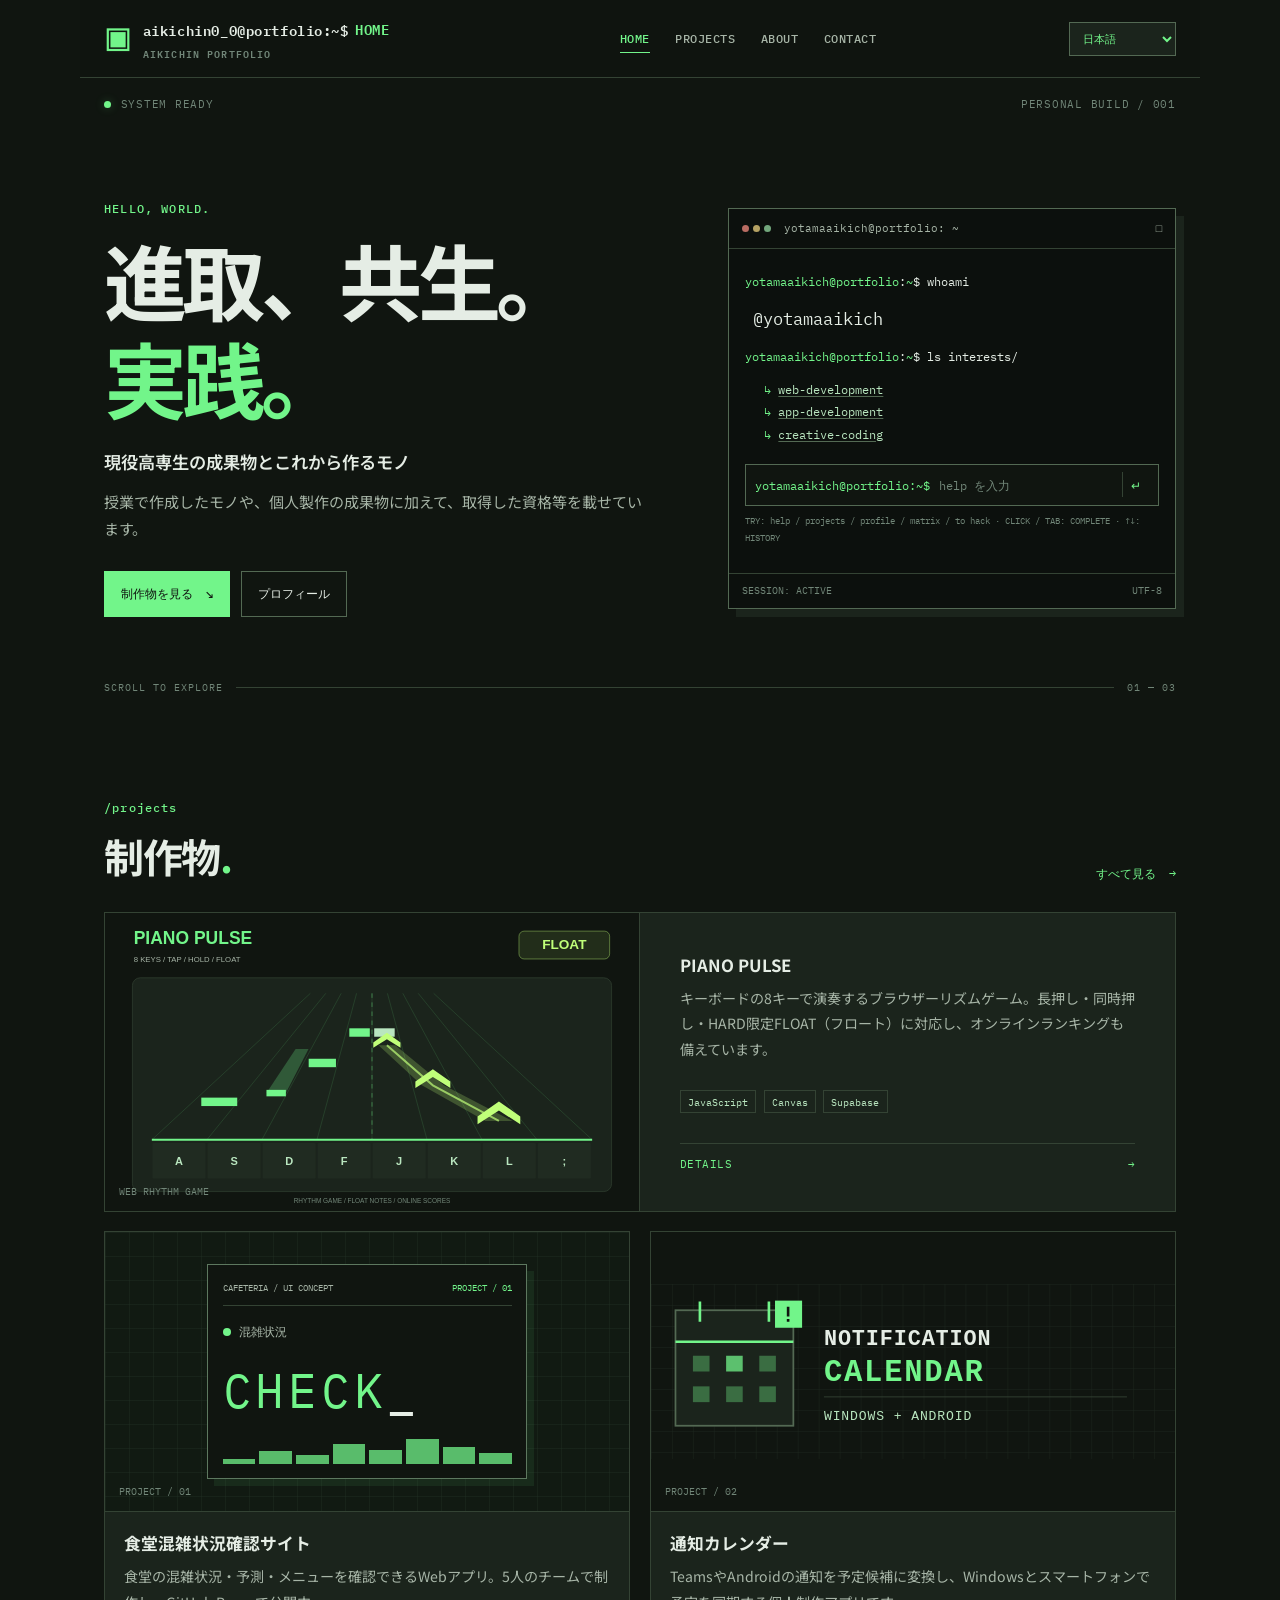
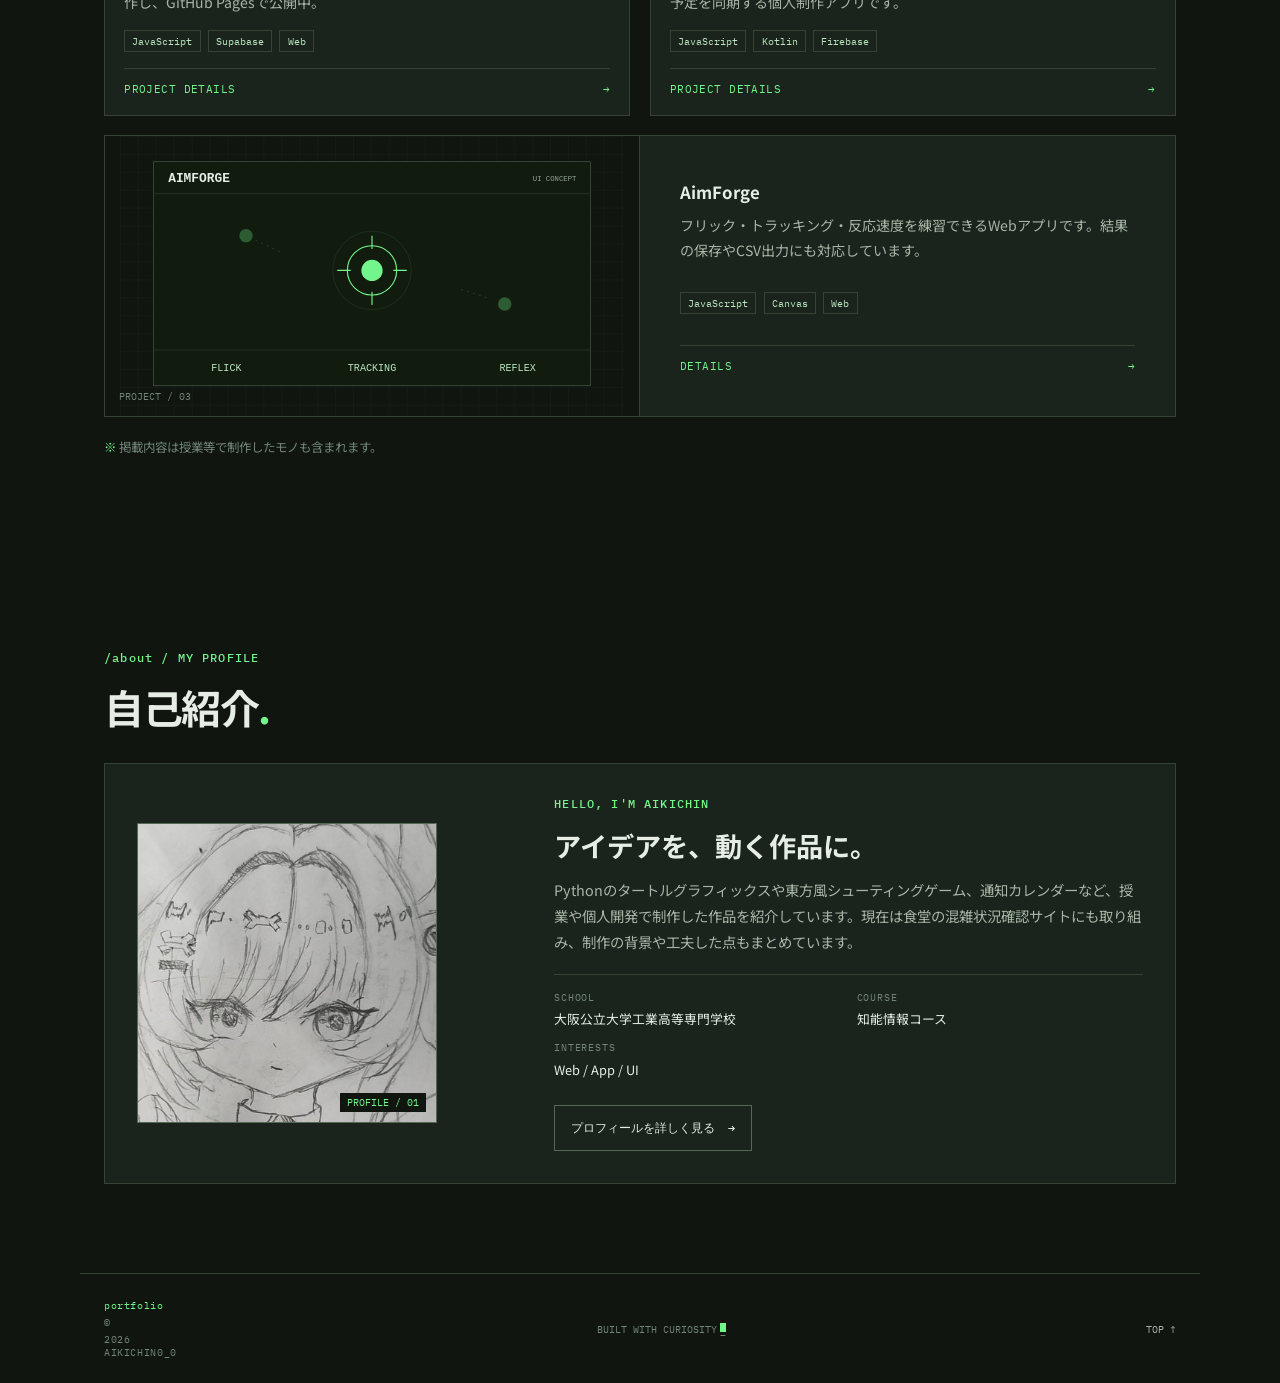
<file: index.html>
<!doctype html>
<html lang="ja">
<head>
  <meta charset="utf-8">
  <meta name="viewport" content="width=device-width, initial-scale=1">
  <meta name="theme-color" content="#101510">
  <meta name="description" content="あいきちんのポートフォリオ。Webサイトやアプリの制作物、プロフィール、これまでの活動を紹介します。">
  <title>HOME — AIKICHIN PORTFOLIO</title>
  <link rel="stylesheet" href="style.css?v=20261027-float">
  <script src="script.js?v=20261027-cafeteria-live" defer></script>
</head>
<body>
  <div class="startup-screen" id="startup-screen" aria-label="Windows startup animation" data-no-translate>
    <div class="startup-window">
      <div class="startup-titlebar"><span class="startup-title-icon" aria-hidden="true">▣</span><span>AIKICHIN PORTFOLIO STARTUP</span><span class="startup-title-version">PERSONAL BUILD 001</span></div>
      <div class="startup-content">
        <div class="startup-mark" aria-hidden="true">▣</div>
        <div><p class="startup-heading">Starting Windows<span aria-hidden="true">...</span></p><p class="startup-subheading">INITIALIZING PERSONAL PORTFOLIO</p></div>
      </div>
      <p class="startup-progress-label" role="status" aria-live="polite">Loading profile and projects...</p>
      <div class="startup-progress" role="progressbar" aria-label="Starting the site"><span></span></div>
      <div class="startup-bottom"><span>SYSTEM STARTUP / 001</span><button class="startup-skip" type="button" data-startup-skip>Skip startup</button></div>
    </div>
  </div>
  <a class="skip-link" href="#main">本文へスキップ</a>
  <header class="site-header">
    <div class="brand">
      <a class="brand-mark" href="index.html" aria-label="AIKICHIN PORTFOLIO ホーム">▣</a>
      <div class="brand-text">
        <div class="brand-command-line">
          <a class="brand-prompt" href="index.html">aikichin0_0@portfolio:~$</a>
          <form class="header-command-form" action="projects.html">
            <input class="header-command" name="page" type="text" value="HOME" aria-label="ページ名を入力してEnterで移動" title="HOME / PROJECTS / ABOUT / CONTACT + Enter" autocomplete="off" autocapitalize="none" spellcheck="false" enterkeyhint="go">
            <span class="header-command-feedback" role="status" data-no-translate hidden></span>
          </form>
        </div>
        <a class="brand-sub" href="index.html">AIKICHIN PORTFOLIO</a>
      </div>
    </div>
    <button class="menu-toggle" type="button" aria-expanded="false" aria-controls="site-nav">MENU <span aria-hidden="true">＋</span></button>
    <nav class="site-nav" id="site-nav" aria-label="メインナビゲーション">
      <a class="active" href="index.html">HOME</a>
      <a href="projects.html">PROJECTS</a>
      <a href="about.html">ABOUT</a>
      <a href="contact.html">CONTACT</a>
    </nav>
  </header>

  <main id="main" tabindex="-1">
    <section class="hero section-wrap">
      <div class="hero-meta">
        <span class="status-dot"></span><span>SYSTEM READY</span>
        <span class="meta-spacer"></span><span>PERSONAL BUILD / 001</span>
      </div>
      <div class="hero-grid">
        <div class="hero-copy">
          <p class="eyebrow">HELLO, WORLD.</p>
          <h1>進取、共生。<br><span class="accent">実践。</span></h1>
          <p class="hero-lead">現役高専生の成果物とこれから作るモノ</p>
          <p class="hero-text">授業で作成したモノや、個人製作の成果物に加えて、取得した資格等を載せています。
          </p>
          <div class="hero-actions">
            <a class="button button-primary" href="projects.html">制作物を見る <span aria-hidden="true">↘</span></a>
            <a class="button button-quiet" href="about.html">プロフィール</a>
          </div>
        </div>
        <aside class="terminal-card" aria-label="プロフィール情報">
          <div class="window-bar">
            <span class="window-dots" aria-hidden="true"><i></i><i></i><i></i></span>
            <span>yotamaaikich@portfolio: ~</span>
            <span class="window-symbol">□</span>
          </div>
          <div class="terminal-body">
            <p><span class="prompt">yotamaaikich@portfolio</span>:<span class="path">~</span>$ whoami</p>
            <p class="terminal-output handle-name">@yotamaaikich</p>
            <p><span class="prompt">yotamaaikich@portfolio</span>:<span class="path">~</span>$ ls interests/</p>
            <ul class="terminal-list">
              <li><a href="#project-cafeteria">web-development</a></li>
              <li><a href="#project-notification-calendar">app-development</a></li>
              <li><a href="#profile">creative-coding</a></li>
            </ul>
            <form class="terminal-command" data-terminal-form autocomplete="off">
              <label class="sr-only" for="terminal-command-input">ターミナルコマンド</label>
              <span class="terminal-command-prompt"><span class="prompt">yotamaaikich@portfolio</span>:<span class="path">~</span>$</span>
              <input id="terminal-command-input" class="terminal-input" name="command" type="text" maxlength="24" spellcheck="false" autocapitalize="off" aria-describedby="terminal-command-hint" placeholder="help を入力">
              <button class="terminal-submit" type="submit" aria-label="コマンドを実行">↵</button>
            </form>
            <p class="terminal-command-hint" id="terminal-command-hint">TRY: help / projects / profile / matrix / to hack · CLICK / TAB: COMPLETE · ↑↓: HISTORY</p>
            <div class="terminal-response" data-terminal-response aria-live="polite" aria-atomic="true" hidden></div>
          </div>
          <div class="terminal-foot"><span>SESSION: ACTIVE</span><span>UTF-8</span></div>
        </aside>
      </div>
      <div class="hero-bottomline"><span>SCROLL TO EXPLORE</span><span class="line"></span><span>01 — 03</span></div>
    </section>

    <section class="section-wrap section-block" id="projects">
      <div class="section-heading">
        <div><p class="eyebrow">/projects</p><h2>制作物<span class="heading-period">.</span></h2></div>
        <a class="text-link" href="projects.html">すべて見る <span aria-hidden="true">→</span></a>
      </div>
      <div class="project-grid">
        <article class="project-card featured-project" id="project-piano-pulse">
          <a class="project-visual visual-piano-pulse" href="project-piano-pulse.html" aria-label="PIANO PULSEの詳細">
            <img class="piano-pulse-art" src="images/piano-pulse.svg?v=float-1" alt="8レーン・長押し・黄緑色のFLOATノーツを描いたPIANO PULSEのSVGイメージ">
            <span class="visual-index">WEB RHYTHM GAME</span>
          </a>
          <div class="project-card-body"><div class="card-title-row"><h3>PIANO PULSE</h3></div><p>キーボードの8キーで演奏するブラウザーリズムゲーム。長押し・同時押し・HARD限定FLOAT（フロート）に対応し、オンラインランキングも備えています。</p><div class="tag-row"><span>JavaScript</span><span>Canvas</span><span>Supabase</span></div><a class="card-more" href="project-piano-pulse.html">DETAILS <span aria-hidden="true">→</span></a></div>
        </article>

        <article class="project-card" id="project-cafeteria">
          <a class="project-visual visual-cafeteria" href="project-cafeteria.html" aria-label="食堂混雑状況確認サイトの詳細">
            <div class="mini-window">
              <div class="mini-window-top"><span>CAFETERIA / UI CONCEPT</span><span>PROJECT / 01</span></div>
              <div class="mini-status"><span class="mini-light"></span><span>混雑状況</span></div>
              <div class="mini-big">CHECK<span>_</span></div>
              <div class="mini-bars"><i></i><i></i><i></i><i></i><i></i><i></i><i></i><i></i></div>
            </div>
            <span class="visual-index">PROJECT / 01</span>
          </a>
          <div class="project-card-body">
            <div class="card-title-row"><h3>食堂混雑状況確認サイト</h3></div>
            <p>食堂の混雑状況・予測・メニューを確認できるWebアプリ。5人のチームで制作し、GitHub Pagesで公開中。</p>
            <div class="tag-row"><span>JavaScript</span><span>Supabase</span><span>Web</span></div>
            <a class="card-more" href="project-cafeteria.html">PROJECT DETAILS <span aria-hidden="true">→</span></a>
          </div>
        </article>
        <article class="project-card" id="project-notification-calendar">
          <a class="project-visual visual-notification-calendar" href="project-notification-calendar.html" aria-label="通知カレンダーの詳細">
            <picture class="notification-calendar-picture">
              <source media="(max-width: 560px)" srcset="images/notification-calendar-card-mobile.svg">
              <img class="notification-calendar-art" src="images/notification-calendar-card.svg?v=pc2" alt="Teams・Chrome・Androidの通知から予定候補を作り、PCとスマートフォンで同期する通知カレンダー">
            </picture>
            <span class="visual-index">PROJECT / 02</span>
          </a>
          <div class="project-card-body">
            <div class="card-title-row"><h3>通知カレンダー</h3></div>
            <p>TeamsやAndroidの通知を予定候補に変換し、Windowsとスマートフォンで予定を同期する個人制作アプリです。</p>
            <div class="tag-row"><span>JavaScript</span><span>Kotlin</span><span>Firebase</span></div>
            <a class="card-more" href="project-notification-calendar.html">PROJECT DETAILS <span aria-hidden="true">→</span></a>
          </div>
        </article>
        <article class="project-card featured-project" id="project-aimforge">
          <a class="project-visual visual-aimforge" href="project-aimforge.html" aria-label="AimForgeの詳細">
            <img class="aimforge-art" src="images/aimforge.svg" alt="的と照準、3つの練習モードを示すAimForgeのSVGイメージ">
            <span class="visual-index">PROJECT / 03</span>
          </a>
          <div class="project-card-body"><div class="card-title-row"><h3>AimForge</h3></div><p>フリック・トラッキング・反応速度を練習できるWebアプリです。結果の保存やCSV出力にも対応しています。</p><div class="tag-row"><span>JavaScript</span><span>Canvas</span><span>Web</span></div><a class="card-more" href="project-aimforge.html">DETAILS <span aria-hidden="true">→</span></a></div>
        </article>
      </div>
      <p class="note-line"><span aria-hidden="true">※</span> 掲載内容は授業等で制作したモノも含まれます。</p>
    </section>

    <section class="section-wrap section-block profile-summary" id="profile">
      <div class="section-heading"><div><p class="eyebrow">/about / MY PROFILE</p><h2>自己紹介<span class="heading-period">.</span></h2></div></div>
      <div class="profile-card">
        <div class="profile-card-avatar"><img src="images/profile-icon.jpg" alt="あいきちのプロフィールアイコン"><span>PROFILE / 01</span></div>
        <div class="profile-card-content">
          <p class="eyebrow">HELLO, I'M AIKICHIN</p>
          <h3>アイデアを、動く作品に。</h3>
          <p>Pythonのタートルグラフィックスや東方風シューティングゲーム、通知カレンダーなど、授業や個人開発で制作した作品を紹介しています。現在は食堂の混雑状況確認サイトにも取り組み、制作の背景や工夫した点もまとめています。</p>
          <dl class="profile-facts">
            <div><dt>SCHOOL</dt><dd>大阪公立大学工業高等専門学校</dd></div>
            <div><dt>COURSE</dt><dd>知能情報コース</dd></div>
            <div><dt>INTERESTS</dt><dd>Web / App / UI</dd></div>
          </dl>
          <a class="button button-outline" href="about.html">プロフィールを詳しく見る <span aria-hidden="true">→</span></a>
        </div>
      </div>
    </section>
  </main>

  <footer class="site-footer">
    <a class="footer-brand" href="index.html">portfolio<span>© <span data-year></span> AIKICHIN0_0</span></a>
    <p>BUILT WITH CURIOSITY<span class="footer-cursor">_</span></p>
    <a href="#main" class="back-top">TOP ↑</a>
  </footer>
</body>
</html>
</file>
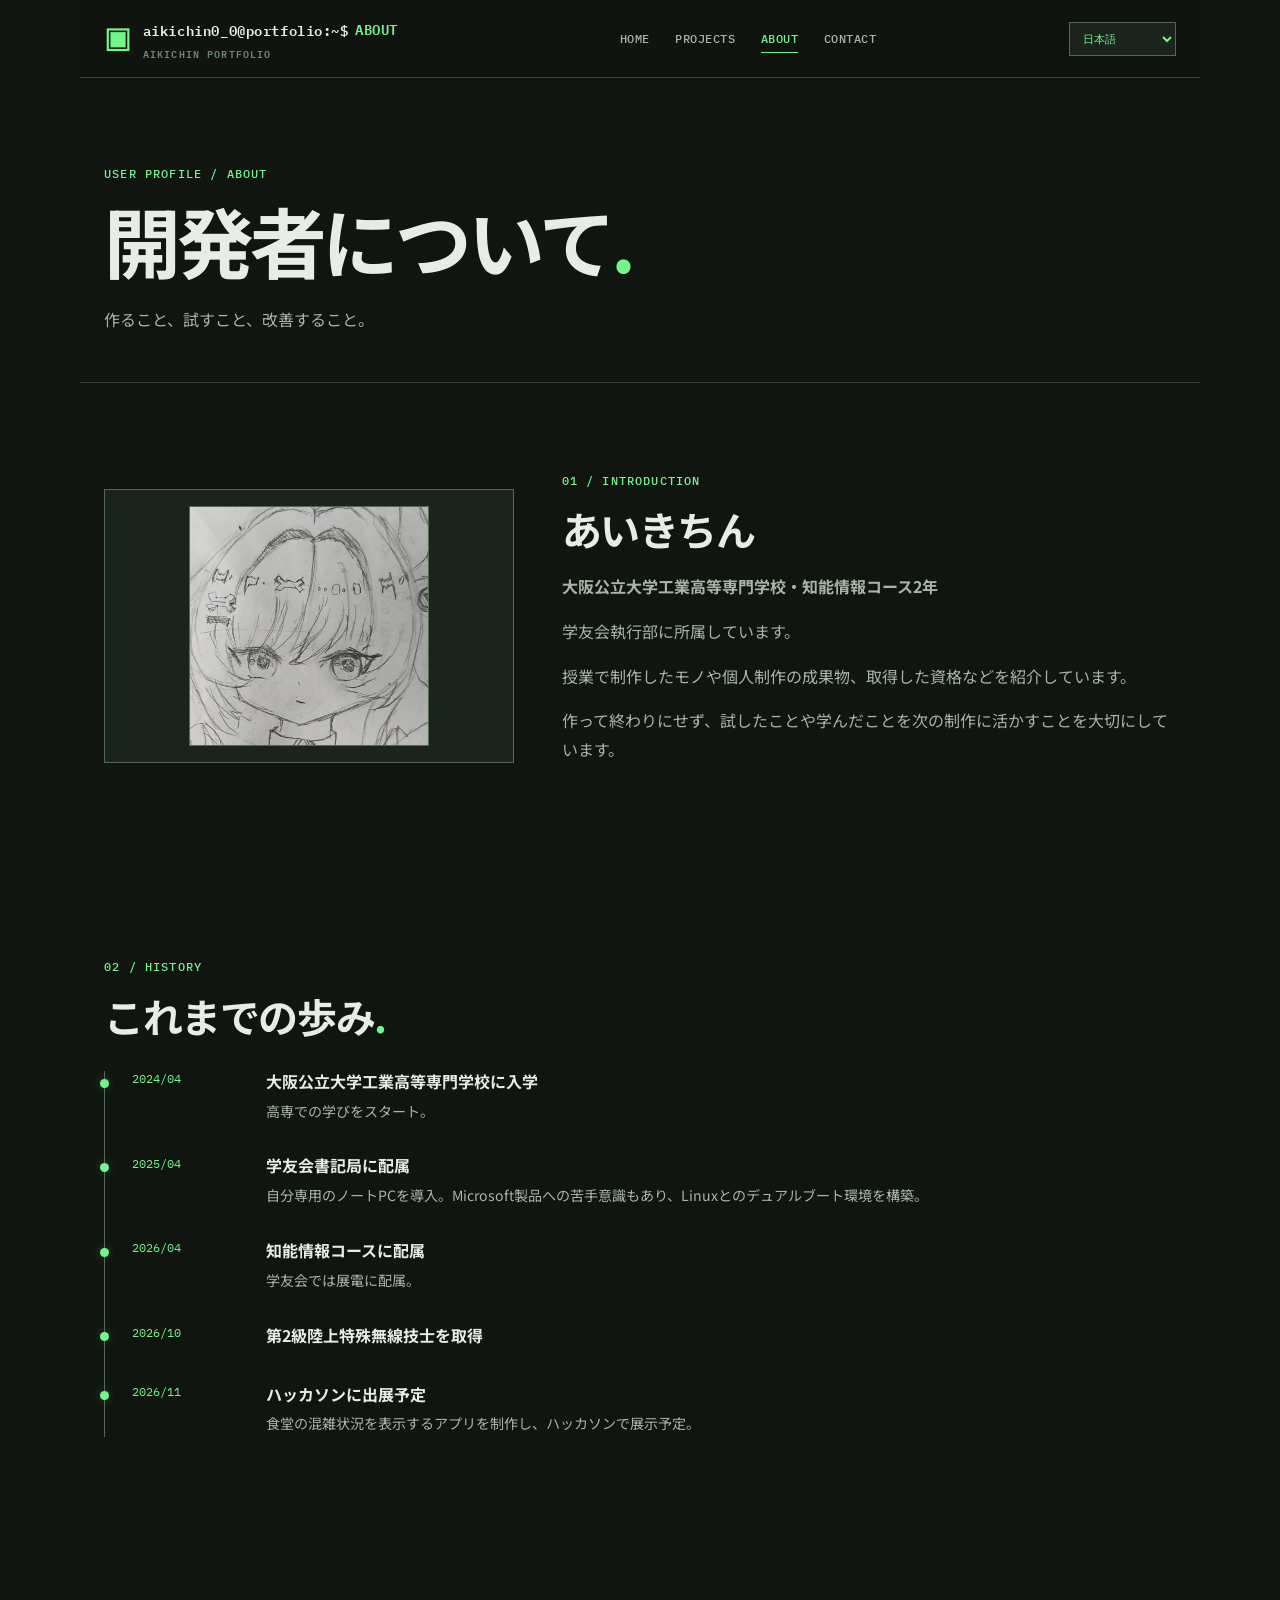
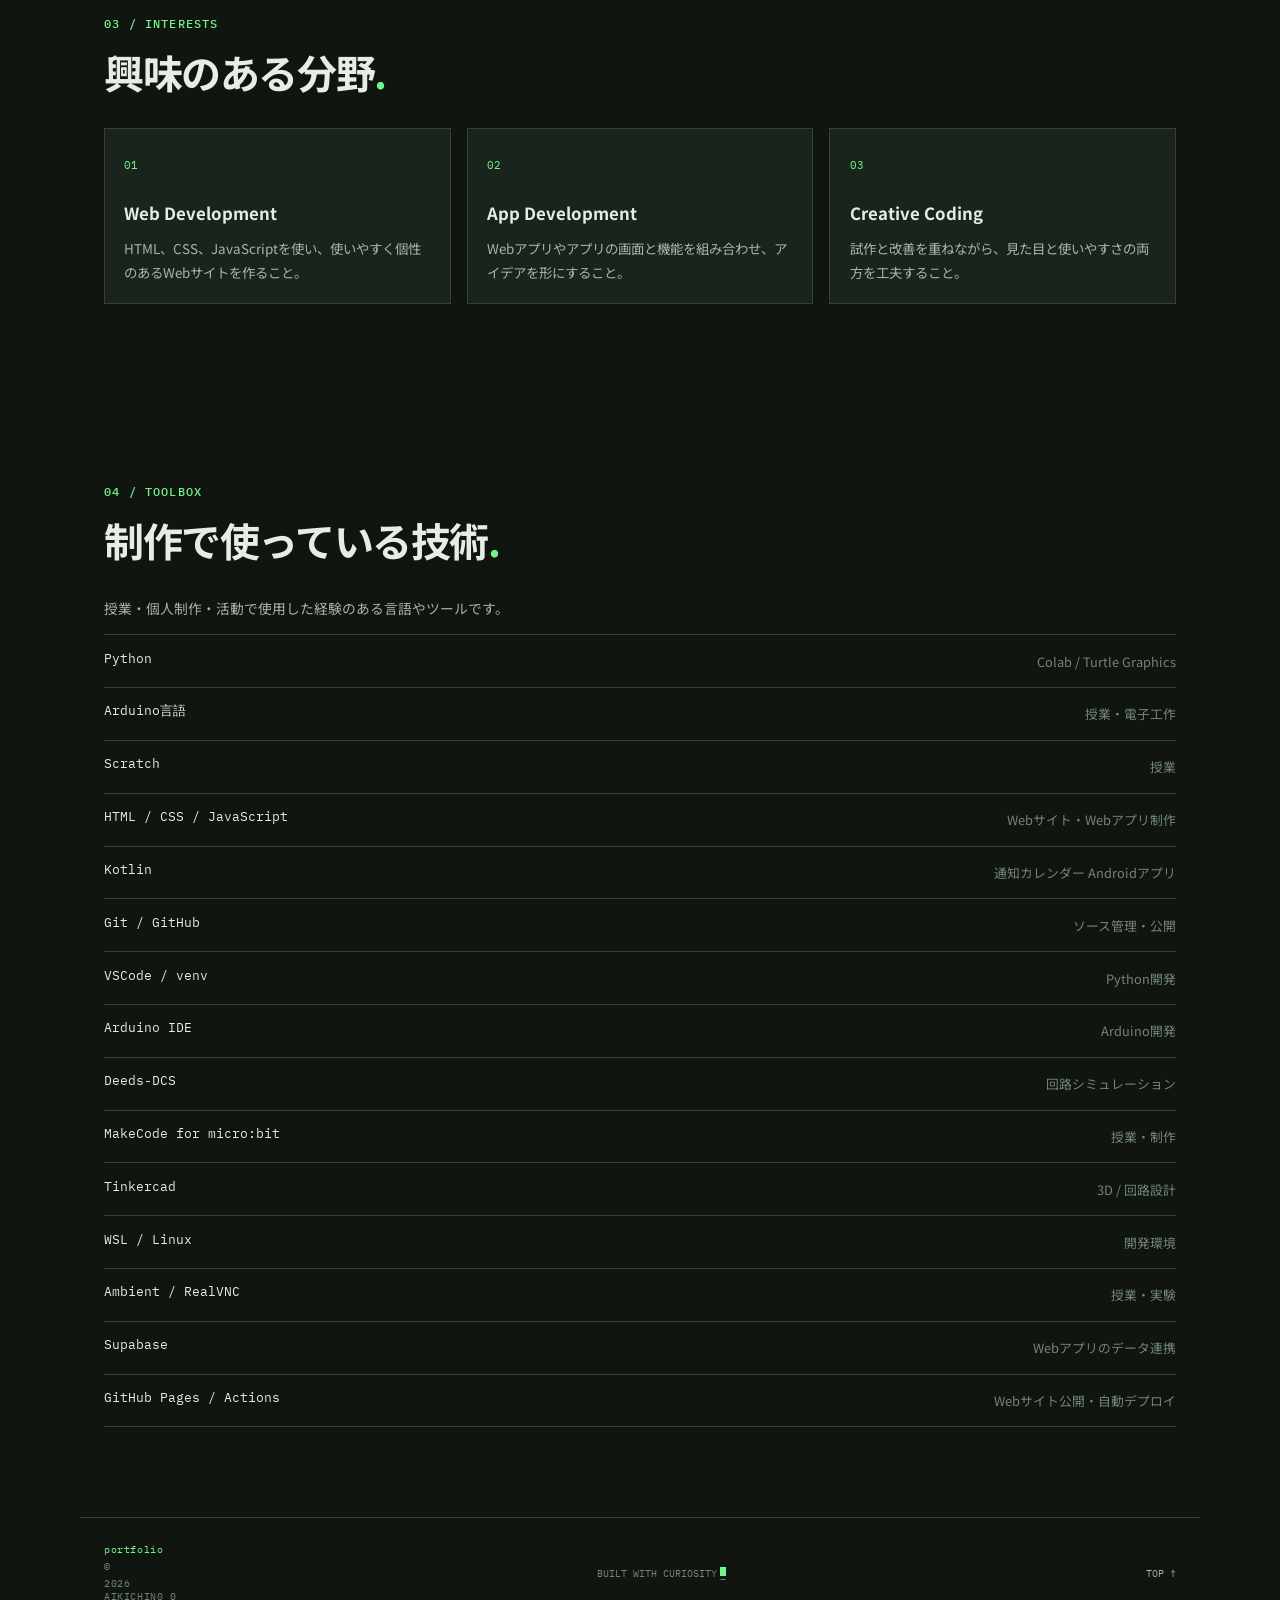
<file: about.html>
<!doctype html>
<html lang="ja">
<head>
  <meta charset="utf-8">
  <meta name="viewport" content="width=device-width, initial-scale=1">
  <meta name="theme-color" content="#101510">
  <meta name="description" content="あいきちんのプロフィール、学校での活動、制作の歩み、興味のある分野を紹介します。">
  <title>ABOUT — AIKICHIN PORTFOLIO</title>
  <link rel="stylesheet" href="style.css?v=20261024-no-mobile-project-log">
  <script src="script.js?v=20261024-no-mobile-project-log" defer></script>
</head>
<body>
  <div class="startup-screen" id="startup-screen" aria-label="Windows startup animation" data-no-translate>
    <div class="startup-window">
      <div class="startup-titlebar"><span class="startup-title-icon" aria-hidden="true">▣</span><span>AIKICHIN PORTFOLIO STARTUP</span><span class="startup-title-version">PERSONAL BUILD 001</span></div>
      <div class="startup-content">
        <div class="startup-mark" aria-hidden="true">▣</div>
        <div><p class="startup-heading">Starting Windows<span aria-hidden="true">...</span></p><p class="startup-subheading">INITIALIZING PERSONAL PORTFOLIO</p></div>
      </div>
      <p class="startup-progress-label" role="status" aria-live="polite">Loading profile and projects...</p>
      <div class="startup-progress" role="progressbar" aria-label="Starting the site"><span></span></div>
      <div class="startup-bottom"><span>SYSTEM STARTUP / 001</span><button class="startup-skip" type="button" data-startup-skip>Skip startup</button></div>
    </div>
  </div>
  <a class="skip-link" href="#main">本文へスキップ</a>
  <header class="site-header">
    <div class="brand">
      <a class="brand-mark" href="index.html" aria-label="AIKICHIN PORTFOLIO ホーム">▣</a>
      <div class="brand-text">
        <div class="brand-command-line">
          <a class="brand-prompt" href="index.html">aikichin0_0@portfolio:~$</a>
          <form class="header-command-form" action="projects.html">
            <input class="header-command" name="page" type="text" value="ABOUT" aria-label="ページ名を入力してEnterで移動" title="HOME / PROJECTS / ABOUT / CONTACT + Enter" autocomplete="off" autocapitalize="none" spellcheck="false" enterkeyhint="go">
            <span class="header-command-feedback" role="status" data-no-translate hidden></span>
          </form>
        </div>
        <a class="brand-sub" href="index.html">AIKICHIN PORTFOLIO</a>
      </div>
    </div>
    <button class="menu-toggle" type="button" aria-expanded="false" aria-controls="site-nav">MENU <span aria-hidden="true">＋</span></button>
    <nav class="site-nav" id="site-nav" aria-label="メインナビゲーション">
      <a href="index.html">HOME</a><a href="projects.html">PROJECTS</a><a class="active" href="about.html" aria-current="page">ABOUT</a><a href="contact.html">CONTACT</a>
    </nav>
  </header>
  <main id="main" tabindex="-1">
    <section class="page-hero section-wrap">
      <p class="eyebrow">USER PROFILE / ABOUT</p>
      <h1>開発者について<span class="accent">.</span></h1>
      <p>作ること、試すこと、改善すること。</p>
    </section>
    <section class="section-wrap section-block about-page-grid">
      <div class="about-avatar"><img src="images/profile-icon.jpg" alt="あいきちのプロフィールアイコン"></div>
      <div class="about-prose">
        <p class="eyebrow">01 / INTRODUCTION</p>
        <h2>あいきちん</h2>
        <p class="profile-school">大阪公立大学工業高等専門学校・知能情報コース2年</p>
        <p>学友会執行部に所属しています。</p>
        <p>授業で制作したモノや個人制作の成果物、取得した資格などを紹介しています。</p>
        <p>作って終わりにせず、試したことや学んだことを次の制作に活かすことを大切にしています。</p>
      </div>
    </section>
    <section class="section-wrap section-block">
      <div class="section-heading"><div><p class="eyebrow">02 / HISTORY</p><h2>これまでの歩み<span class="heading-period">.</span></h2></div></div>
      <ol class="history-list">
        <li class="history-entry">
          <time class="history-date" datetime="2024-04">2024/04</time>
          <div class="history-content"><h3>大阪公立大学工業高等専門学校に入学</h3><p>高専での学びをスタート。</p></div>
        </li>
        <li class="history-entry">
          <time class="history-date" datetime="2025-04">2025/04</time>
          <div class="history-content"><h3>学友会書記局に配属</h3><p>自分専用のノートPCを導入。Microsoft製品への苦手意識もあり、Linuxとのデュアルブート環境を構築。</p></div>
        </li>
        <li class="history-entry">
          <time class="history-date" datetime="2026-04">2026/04</time>
          <div class="history-content"><h3>知能情報コースに配属</h3><p>学友会では展電に配属。</p></div>
        </li>
        <li class="history-entry">
          <time class="history-date" datetime="2026-10">2026/10</time>
          <div class="history-content"><h3>第2級陸上特殊無線技士を取得</h3></div>
        </li>
        <li class="history-entry">
          <time class="history-date" datetime="2026-11">2026/11</time>
          <div class="history-content"><h3>ハッカソンに出展予定</h3><p>食堂の混雑状況を表示するアプリを制作し、ハッカソンで展示予定。</p></div>
        </li>
      </ol>
    </section>
    <section class="section-wrap section-block">
      <div class="section-heading"><div><p class="eyebrow">03 / INTERESTS</p><h2>興味のある分野<span class="heading-period">.</span></h2></div></div>
      <div class="interest-grid">
        <article class="interest-card"><span class="interest-index">01</span><h3>Web Development</h3><p>HTML、CSS、JavaScriptを使い、使いやすく個性のあるWebサイトを作ること。</p></article>
        <article class="interest-card"><span class="interest-index">02</span><h3>App Development</h3><p>Webアプリやアプリの画面と機能を組み合わせ、アイデアを形にすること。</p></article>
        <article class="interest-card"><span class="interest-index">03</span><h3>Creative Coding</h3><p>試作と改善を重ねながら、見た目と使いやすさの両方を工夫すること。</p></article>
      </div>
    </section>
    <section class="section-wrap section-block">
      <div class="section-heading"><div><p class="eyebrow">04 / TOOLBOX</p><h2>制作で使っている技術<span class="heading-period">.</span></h2></div></div>
      <p class="skills-intro">授業・個人制作・活動で使用した経験のある言語やツールです。</p>
      <div class="skill-list">
        <div><span>Python</span><span class="skill-level">Colab / Turtle Graphics</span></div>
        <div><span>Arduino言語</span><span class="skill-level">授業・電子工作</span></div>
        <div><span>Scratch</span><span class="skill-level">授業</span></div>
        <div><span>HTML / CSS / JavaScript</span><span class="skill-level">Webサイト・Webアプリ制作</span></div>
        <div><span>Kotlin</span><span class="skill-level">通知カレンダー Androidアプリ</span></div>
        <div><span>Git / GitHub</span><span class="skill-level">ソース管理・公開</span></div>
        <div><span>VSCode / venv</span><span class="skill-level">Python開発</span></div>
        <div><span>Arduino IDE</span><span class="skill-level">Arduino開発</span></div>
        <div><span>Deeds-DCS</span><span class="skill-level">回路シミュレーション</span></div>
        <div><span>MakeCode for micro:bit</span><span class="skill-level">授業・制作</span></div>
        <div><span>Tinkercad</span><span class="skill-level">3D / 回路設計</span></div>
        <div><span>WSL / Linux</span><span class="skill-level">開発環境</span></div>
        <div><span>Ambient / RealVNC</span><span class="skill-level">授業・実験</span></div>
        <div><span>Supabase</span><span class="skill-level">Webアプリのデータ連携</span></div>
        <div><span>GitHub Pages / Actions</span><span class="skill-level">Webサイト公開・自動デプロイ</span></div>
      </div>
    </section>
  </main>
  <footer class="site-footer">
    <a class="footer-brand" href="index.html">portfolio<span>© <span data-year></span> AIKICHIN0_0</span></a>
    <p>BUILT WITH CURIOSITY<span class="footer-cursor">_</span></p><a href="#main" class="back-top">TOP ↑</a>
  </footer>
</body>
</html>
</file>
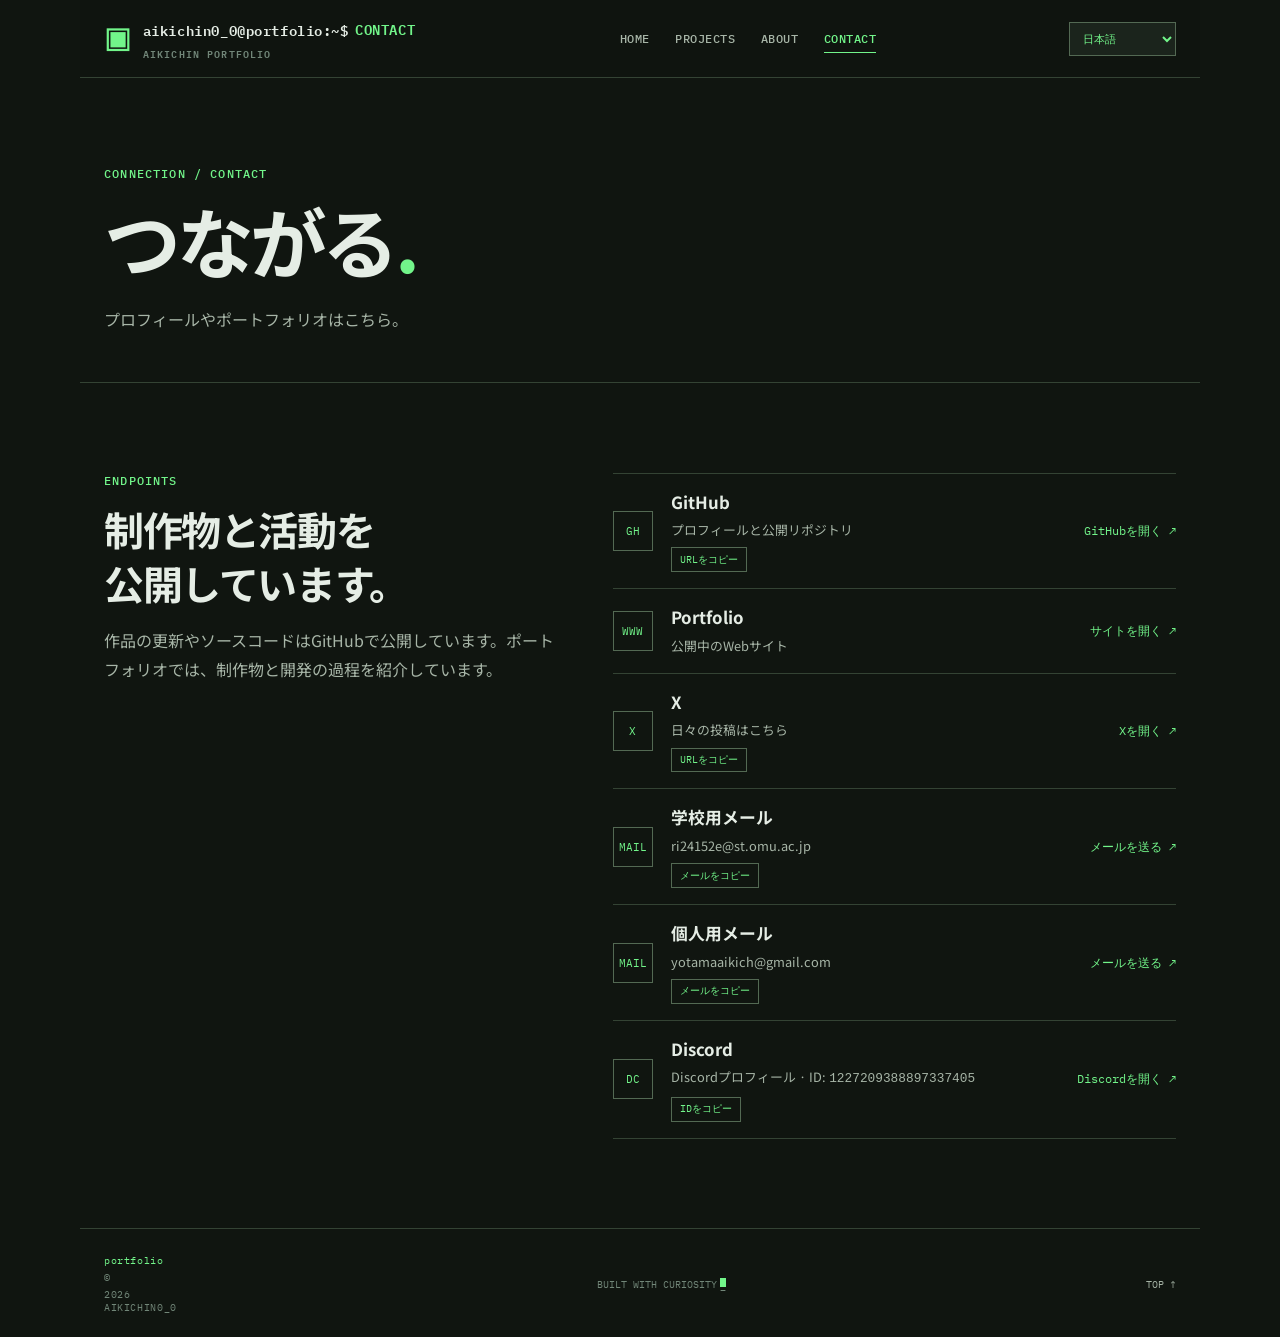
<file: contact.html>
<!doctype html>
<html lang="ja">
<head>
  <meta charset="utf-8">
  <meta name="viewport" content="width=device-width, initial-scale=1">
  <meta name="theme-color" content="#101510">
  <meta name="description" content="GitHub、X、Discord、メールアドレスとポートフォリオへのリンクです。">
  <title>CONTACT — AIKICHIN PORTFOLIO</title>
  <link rel="stylesheet" href="style.css?v=20261024-no-mobile-project-log">
  <script src="script.js?v=20261024-no-mobile-project-log" defer></script>
</head>
<body>
  <div class="startup-screen" id="startup-screen" aria-label="Windows startup animation" data-no-translate>
    <div class="startup-window">
      <div class="startup-titlebar"><span class="startup-title-icon" aria-hidden="true">▣</span><span>AIKICHIN PORTFOLIO STARTUP</span><span class="startup-title-version">PERSONAL BUILD 001</span></div>
      <div class="startup-content">
        <div class="startup-mark" aria-hidden="true">▣</div>
        <div><p class="startup-heading">Starting Windows<span aria-hidden="true">...</span></p><p class="startup-subheading">INITIALIZING PERSONAL PORTFOLIO</p></div>
      </div>
      <p class="startup-progress-label" role="status" aria-live="polite">Loading profile and projects...</p>
      <div class="startup-progress" role="progressbar" aria-label="Starting the site"><span></span></div>
      <div class="startup-bottom"><span>SYSTEM STARTUP / 001</span><button class="startup-skip" type="button" data-startup-skip>Skip startup</button></div>
    </div>
  </div>
  <a class="skip-link" href="#main">本文へスキップ</a>
  <header class="site-header">
    <div class="brand">
      <a class="brand-mark" href="index.html" aria-label="AIKICHIN PORTFOLIO ホーム">▣</a>
      <div class="brand-text">
        <div class="brand-command-line">
          <a class="brand-prompt" href="index.html">aikichin0_0@portfolio:~$</a>
          <form class="header-command-form" action="projects.html">
            <input class="header-command" name="page" type="text" value="CONTACT" aria-label="ページ名を入力してEnterで移動" title="HOME / PROJECTS / ABOUT / CONTACT + Enter" autocomplete="off" autocapitalize="none" spellcheck="false" enterkeyhint="go">
            <span class="header-command-feedback" role="status" data-no-translate hidden></span>
          </form>
        </div>
        <a class="brand-sub" href="index.html">AIKICHIN PORTFOLIO</a>
      </div>
    </div>
    <button class="menu-toggle" type="button" aria-expanded="false" aria-controls="site-nav">MENU <span aria-hidden="true">＋</span></button>
    <nav class="site-nav" id="site-nav" aria-label="メインナビゲーション">
      <a href="index.html">HOME</a><a href="projects.html">PROJECTS</a><a href="about.html">ABOUT</a><a class="active" href="contact.html" aria-current="page">CONTACT</a>
    </nav>
  </header>
  <main id="main" tabindex="-1">
    <section class="page-hero section-wrap"><p class="eyebrow">CONNECTION / CONTACT</p><h1>つながる<span class="accent">.</span></h1><p>プロフィールやポートフォリオはこちら。</p></section>
    <section class="section-wrap section-block contact-layout">
      <div class="contact-message"><p class="eyebrow">ENDPOINTS</p><h2>制作物と活動を<br>公開しています。</h2><p>作品の更新やソースコードはGitHubで公開しています。ポートフォリオでは、制作物と開発の過程を紹介しています。</p></div>
      <div class="contact-links">
        <div class="contact-link-row"><span class="contact-icon" aria-hidden="true">GH</span><div><h3>GitHub</h3><p>プロフィールと公開リポジトリ</p><button class="copy-contact-id" type="button" data-copy-value="https://github.com/yotamaaikich" data-copy-kind="url">URLをコピー</button><span class="copy-contact-status" data-copy-status role="status" aria-live="polite"></span></div><a class="contact-action-link" href="https://github.com/yotamaaikich" target="_blank" rel="noopener noreferrer">GitHubを開く ↗</a></div>
        <div class="contact-link-row"><span class="contact-icon" aria-hidden="true">WWW</span><div><h3>Portfolio</h3><p>公開中のWebサイト</p></div><a class="contact-action-link" href="https://yotamaaikich.github.io/portfolio/" target="_blank" rel="noopener noreferrer">サイトを開く ↗</a></div>
        <div class="contact-link-row"><span class="contact-icon" aria-hidden="true">X</span><div><h3>X</h3><p>日々の投稿はこちら</p><button class="copy-contact-id" type="button" data-copy-value="https://x.com/aikichin0_0" data-copy-kind="url">URLをコピー</button><span class="copy-contact-status" data-copy-status role="status" aria-live="polite"></span></div><a class="contact-action-link" href="https://x.com/aikichin0_0" target="_blank" rel="noopener noreferrer">Xを開く ↗</a></div>
        <div class="contact-link-row"><span class="contact-icon" aria-hidden="true">MAIL</span><div><h3>学校用メール</h3><p><a href="mailto:ri24152e@st.omu.ac.jp">ri24152e@st.omu.ac.jp</a></p><button class="copy-contact-id" type="button" data-copy-value="ri24152e@st.omu.ac.jp" data-copy-kind="email">メールをコピー</button><span class="copy-contact-status" data-copy-status role="status" aria-live="polite"></span></div><a class="contact-action-link" href="mailto:ri24152e@st.omu.ac.jp">メールを送る ↗</a></div>
        <div class="contact-link-row"><span class="contact-icon" aria-hidden="true">MAIL</span><div><h3>個人用メール</h3><p><a href="mailto:yotamaaikich@gmail.com">yotamaaikich@gmail.com</a></p><button class="copy-contact-id" type="button" data-copy-value="yotamaaikich@gmail.com" data-copy-kind="email">メールをコピー</button><span class="copy-contact-status" data-copy-status role="status" aria-live="polite"></span></div><a class="contact-action-link" href="mailto:yotamaaikich@gmail.com">メールを送る ↗</a></div>
        <div class="contact-link-row"><span class="contact-icon" aria-hidden="true">DC</span><div><h3>Discord</h3><p>Discordプロフィール · ID: <code>1227209388897337405</code></p><button class="copy-contact-id" type="button" data-copy-value="1227209388897337405">IDをコピー</button><span class="copy-contact-status" data-copy-status role="status" aria-live="polite"></span></div><a class="contact-action-link" href="https://discord.com/users/1227209388897337405" target="_blank" rel="noopener noreferrer">Discordを開く ↗</a></div>
      </div>
    </section>
  </main>
  <footer class="site-footer">
    <a class="footer-brand" href="index.html">portfolio<span>© <span data-year></span> AIKICHIN0_0</span></a>
    <p>BUILT WITH CURIOSITY<span class="footer-cursor">_</span></p><a href="#main" class="back-top">TOP ↑</a>
  </footer>
</body>
</html>
</file>
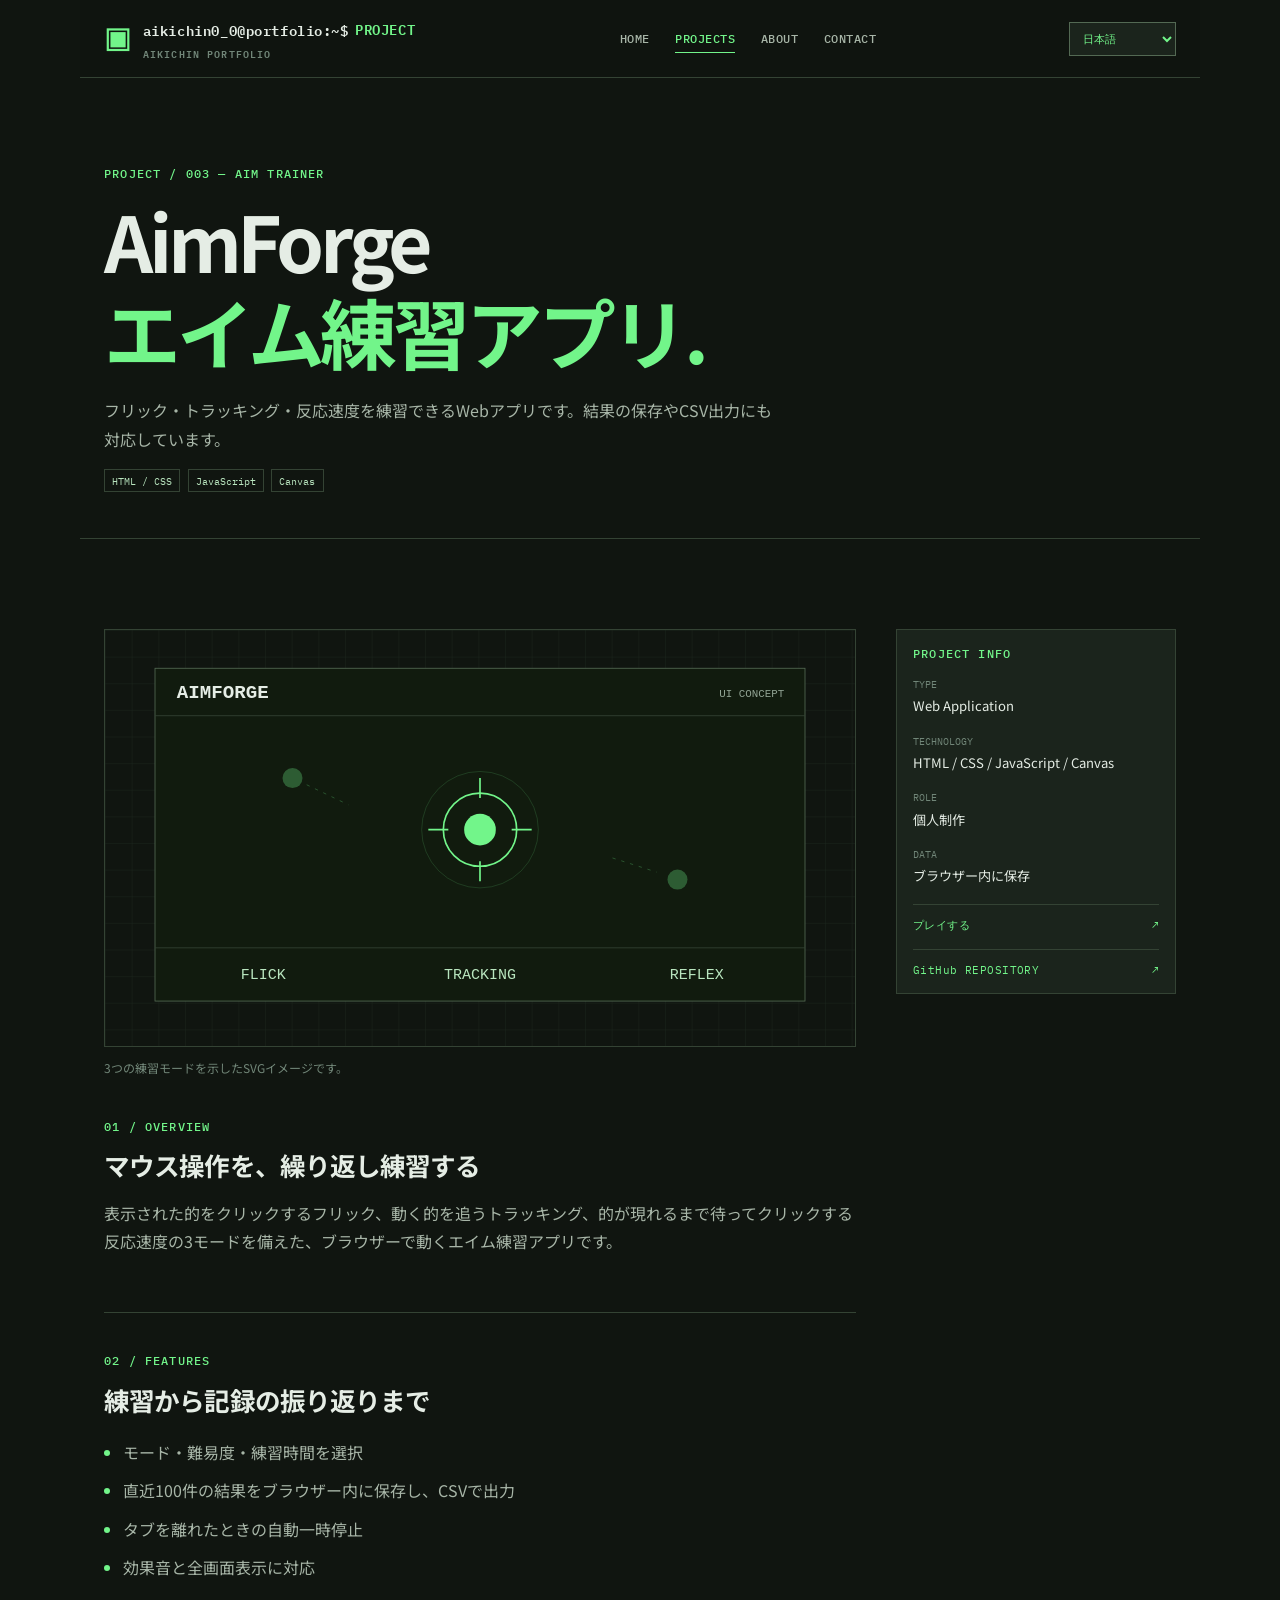
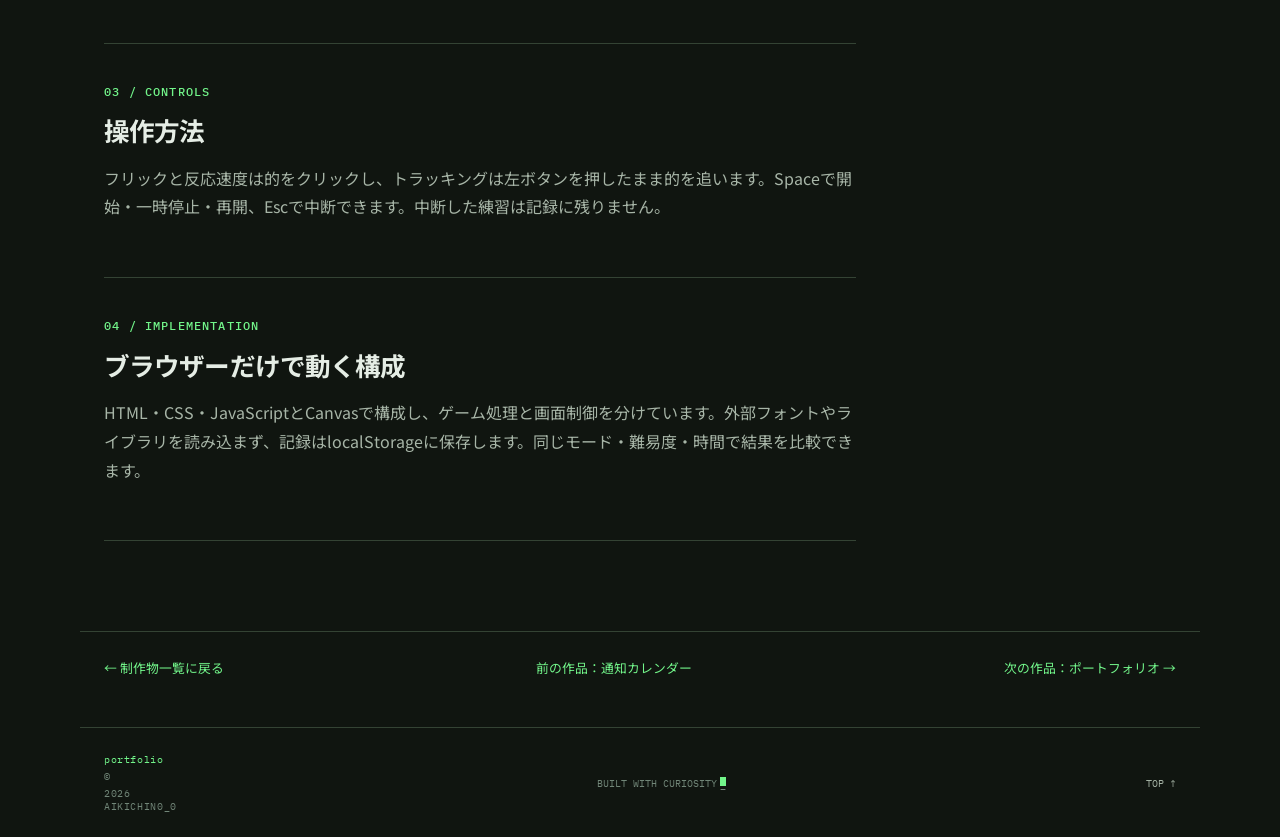
<file: project-aimforge.html>
<!doctype html>
<html lang="ja">
<head>
  <meta charset="utf-8">
  <meta name="viewport" content="width=device-width, initial-scale=1">
  <meta name="theme-color" content="#101510">
  <meta name="description" content="フリック・トラッキング・反応速度を練習できるWebアプリです。結果の保存やCSV出力にも対応しています。">
  <title>AIMFORGE — AIKICHIN PORTFOLIO</title>
  <link rel="stylesheet" href="style.css?v=20261024-no-mobile-project-log">
  <script src="script.js?v=20261024-no-mobile-project-log" defer></script>
</head>
<body>
  <div class="startup-screen" id="startup-screen" aria-label="Windows startup animation" data-no-translate>
    <div class="startup-window">
      <div class="startup-titlebar"><span class="startup-title-icon" aria-hidden="true">▣</span><span>AIKICHIN PORTFOLIO STARTUP</span><span class="startup-title-version">PERSONAL BUILD 001</span></div>
      <div class="startup-content"><div class="startup-mark" aria-hidden="true">▣</div><div><p class="startup-heading">Starting Windows<span aria-hidden="true">...</span></p><p class="startup-subheading">INITIALIZING PERSONAL PORTFOLIO</p></div></div>
      <p class="startup-progress-label" role="status" aria-live="polite">Loading profile and projects...</p>
      <div class="startup-progress" role="progressbar" aria-label="Starting the site"><span></span></div>
      <div class="startup-bottom"><span>SYSTEM STARTUP / 001</span><button class="startup-skip" type="button" data-startup-skip>Skip startup</button></div>
    </div>
  </div>
  <a class="skip-link" href="#main">本文へスキップ</a>
  <header class="site-header">
    <div class="brand">
      <a class="brand-mark" href="index.html" aria-label="AIKICHIN PORTFOLIO ホーム">▣</a>
      <div class="brand-text">
        <div class="brand-command-line">
          <a class="brand-prompt" href="index.html">aikichin0_0@portfolio:~$</a>
          <form class="header-command-form" action="projects.html">
            <input class="header-command" name="page" type="text" value="PROJECT" aria-label="ページ名を入力してEnterで移動" title="HOME / PROJECTS / ABOUT / CONTACT + Enter" autocomplete="off" autocapitalize="none" spellcheck="false" enterkeyhint="go">
            <span class="header-command-feedback" role="status" data-no-translate hidden></span>
          </form>
        </div>
        <a class="brand-sub" href="index.html">AIKICHIN PORTFOLIO</a>
      </div>
    </div>
    <button class="menu-toggle" type="button" aria-expanded="false" aria-controls="site-nav">MENU <span aria-hidden="true">＋</span></button>
    <nav class="site-nav" id="site-nav" aria-label="メインナビゲーション">
      <a href="index.html">HOME</a><a class="active" href="projects.html" aria-current="page">PROJECTS</a><a href="about.html">ABOUT</a><a href="contact.html">CONTACT</a>
    </nav>
  </header>
  <main id="main" tabindex="-1">
    <section class="page-hero section-wrap">
      <p class="eyebrow">PROJECT / 003 — AIM TRAINER</p>
      <h1>AimForge<br><span class="accent">エイム練習アプリ.</span></h1>
      <p>フリック・トラッキング・反応速度を練習できるWebアプリです。結果の保存やCSV出力にも対応しています。</p>
      <div class="tag-row"><span>HTML / CSS</span><span>JavaScript</span><span>Canvas</span></div>
    </section>
    <section class="section-wrap detail-layout section-block">
      <div class="detail-main">
        <figure class="aimforge-preview"><img src="images/aimforge.svg" alt="的と照準、3つの練習モードを示すAimForgeのSVGイメージ"><figcaption>3つの練習モードを示したSVGイメージです。</figcaption></figure>
        <section class="content-section"><p class="eyebrow">01 / OVERVIEW</p><h2>マウス操作を、繰り返し練習する</h2><p>表示された的をクリックするフリック、動く的を追うトラッキング、的が現れるまで待ってクリックする反応速度の3モードを備えた、ブラウザーで動くエイム練習アプリです。</p></section>
        <section class="content-section"><p class="eyebrow">02 / FEATURES</p><h2>練習から記録の振り返りまで</h2><ul class="feature-list"><li>モード・難易度・練習時間を選択</li><li>直近100件の結果をブラウザー内に保存し、CSVで出力</li><li>タブを離れたときの自動一時停止</li><li>効果音と全画面表示に対応</li></ul></section>
        <section class="content-section"><p class="eyebrow">03 / CONTROLS</p><h2>操作方法</h2><p>フリックと反応速度は的をクリックし、トラッキングは左ボタンを押したまま的を追います。Spaceで開始・一時停止・再開、Escで中断できます。中断した練習は記録に残りません。</p></section>
        <section class="content-section"><p class="eyebrow">04 / IMPLEMENTATION</p><h2>ブラウザーだけで動く構成</h2><p>HTML・CSS・JavaScriptとCanvasで構成し、ゲーム処理と画面制御を分けています。外部フォントやライブラリを読み込まず、記録はlocalStorageに保存します。同じモード・難易度・時間で結果を比較できます。</p></section>
      </div>
      <aside class="detail-sidebar"><div class="side-panel"><p class="eyebrow">PROJECT INFO</p><dl><dt>TYPE</dt><dd>Web Application</dd><dt>TECHNOLOGY</dt><dd>HTML / CSS / JavaScript / Canvas</dd><dt>ROLE</dt><dd>個人制作</dd><dt>DATA</dt><dd>ブラウザー内に保存</dd></dl><a class="card-more" href="https://yotamaaikich.github.io/aimforge/" target="_blank" rel="noopener noreferrer">プレイする <span aria-hidden="true">↗</span></a><a class="card-more" href="https://github.com/yotamaaikich/aimforge" target="_blank" rel="noopener noreferrer">GitHub REPOSITORY <span aria-hidden="true">↗</span></a></div></aside>
    </section>
    <section class="section-wrap next-project"><a href="projects.html">← 制作物一覧に戻る</a><a href="project-notification-calendar.html">前の作品：通知カレンダー</a><a href="project-portfolio.html">次の作品：ポートフォリオ →</a></section>
  </main>
  <footer class="site-footer"><a class="footer-brand" href="index.html">portfolio<span>© <span data-year></span> AIKICHIN0_0</span></a><p>BUILT WITH CURIOSITY<span class="footer-cursor">_</span></p><a href="#main" class="back-top">TOP ↑</a></footer>
</body>
</html>
</file>
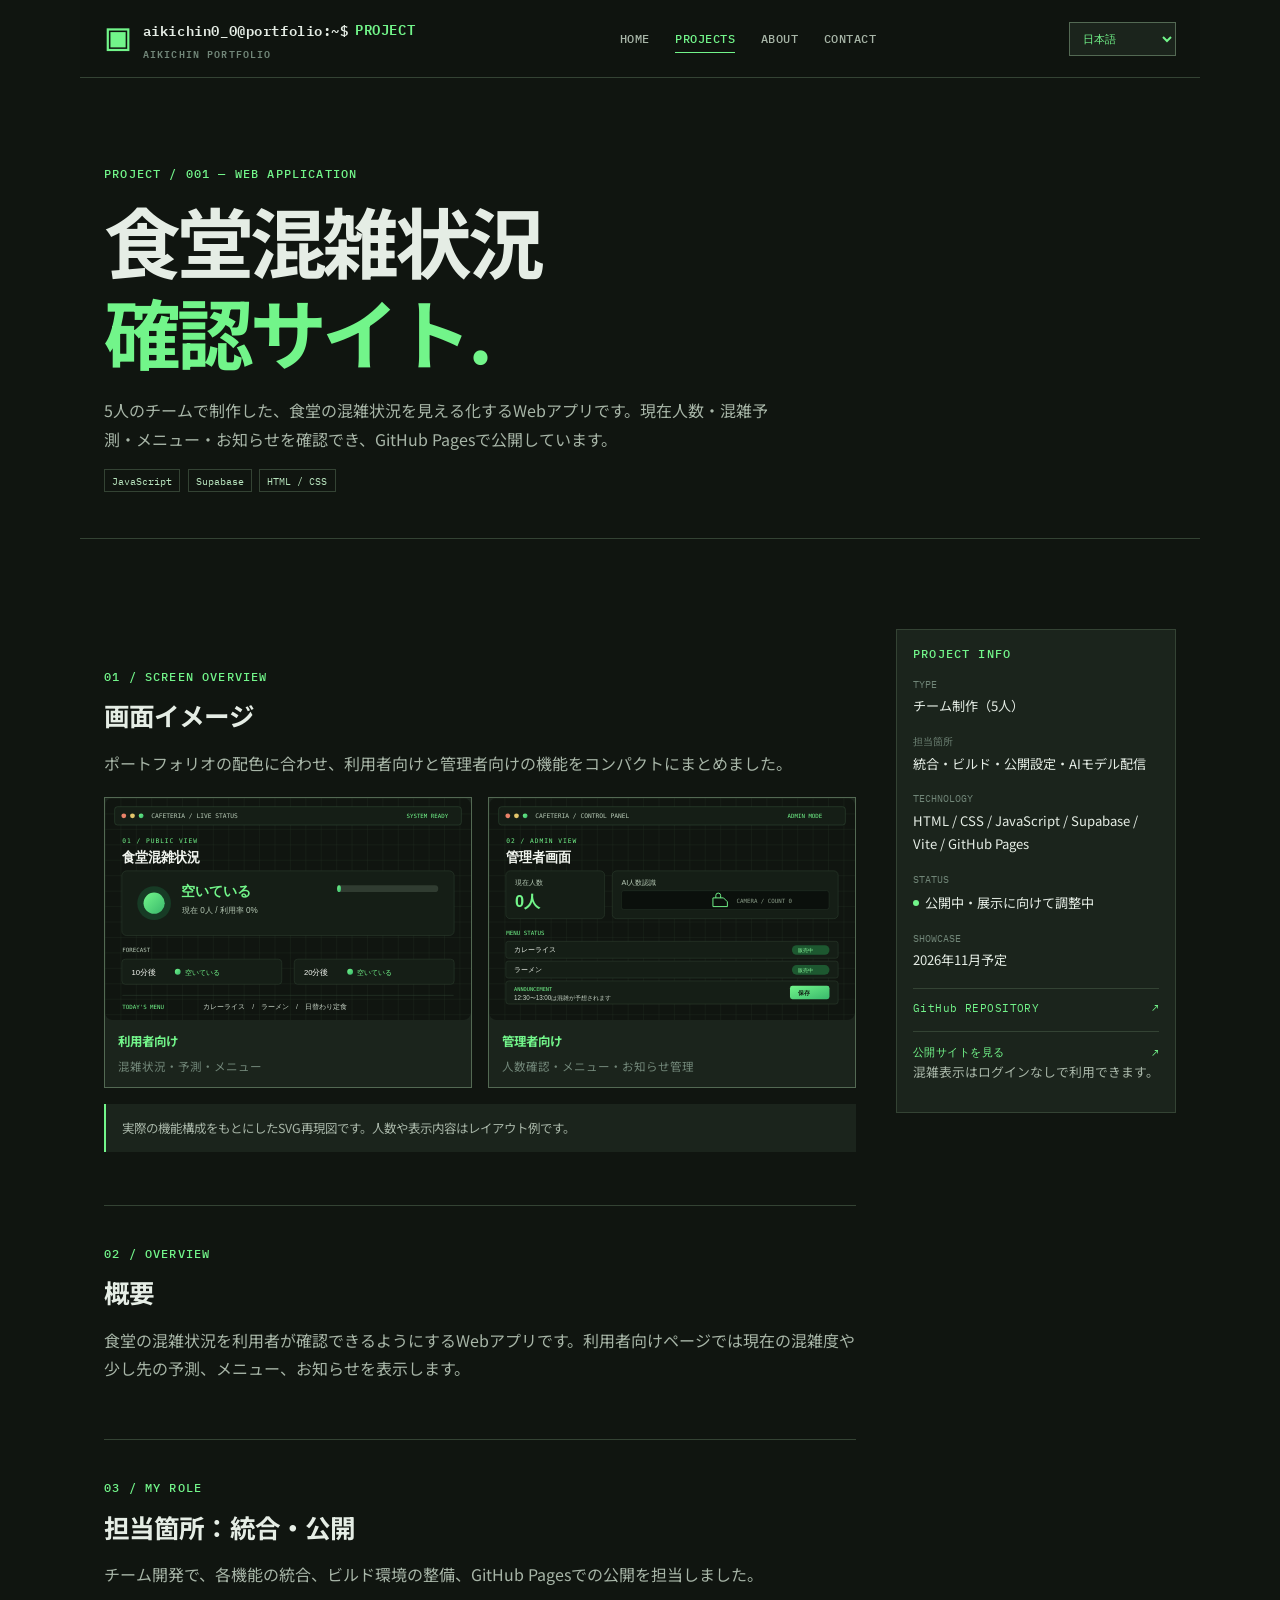
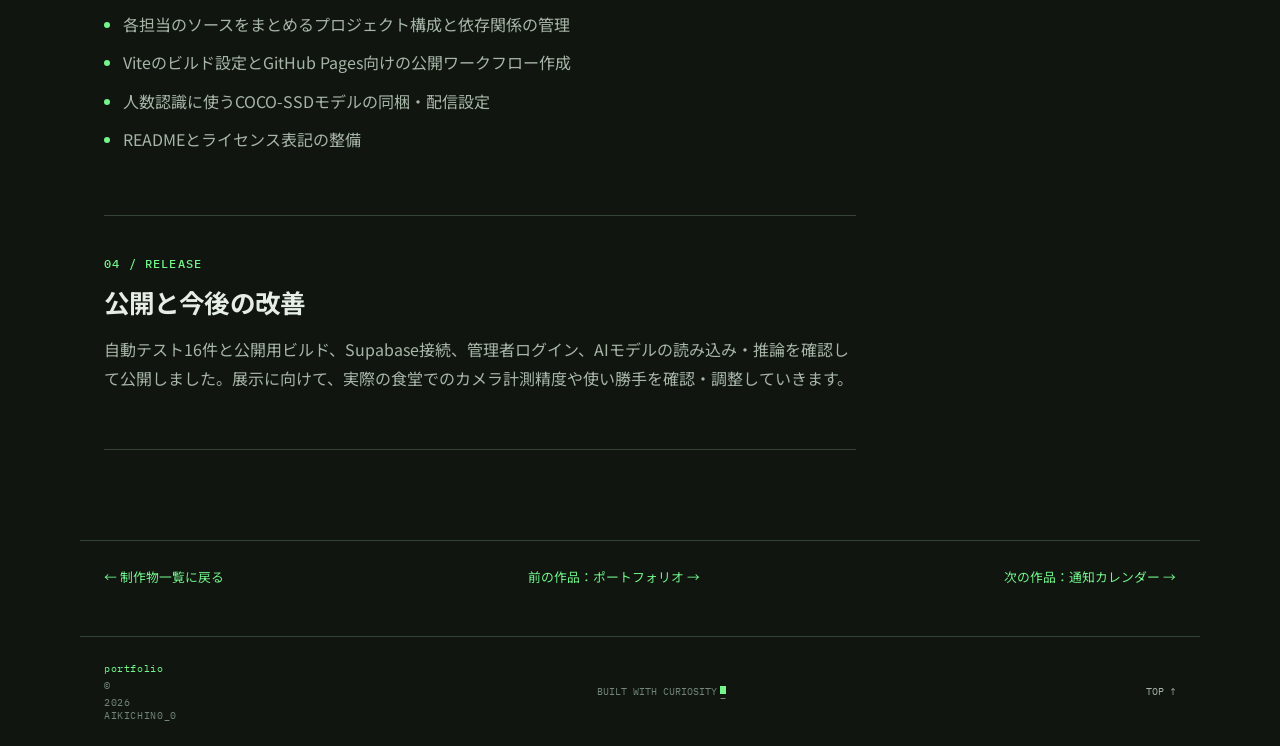
<file: project-cafeteria.html>
<!doctype html>
<html lang="ja">
<head>
  <meta charset="utf-8">
  <meta name="viewport" content="width=device-width, initial-scale=1">
  <meta name="theme-color" content="#101510">
  <meta name="description" content="食堂混雑状況確認サイトの紹介。チーム制作で担当する統合・ビルド・公開設定・AIモデル配信と、GitHub・公開サイトへのリンクを掲載しています。">
  <title>CAFETERIA MONITOR — AIKICHIN PORTFOLIO</title>
  <link rel="stylesheet" href="style.css?v=20261024-no-mobile-project-log">
  <script src="script.js?v=20261027-cafeteria-live" defer></script>
</head>
<body>
  <div class="startup-screen" id="startup-screen" aria-label="Windows startup animation" data-no-translate>
    <div class="startup-window">
      <div class="startup-titlebar"><span class="startup-title-icon" aria-hidden="true">▣</span><span>AIKICHIN PORTFOLIO STARTUP</span><span class="startup-title-version">PERSONAL BUILD 001</span></div>
      <div class="startup-content">
        <div class="startup-mark" aria-hidden="true">▣</div>
        <div><p class="startup-heading">Starting Windows<span aria-hidden="true">...</span></p><p class="startup-subheading">INITIALIZING PERSONAL PORTFOLIO</p></div>
      </div>
      <p class="startup-progress-label" role="status" aria-live="polite">Loading profile and projects...</p>
      <div class="startup-progress" role="progressbar" aria-label="Starting the site"><span></span></div>
      <div class="startup-bottom"><span>SYSTEM STARTUP / 001</span><button class="startup-skip" type="button" data-startup-skip>Skip startup</button></div>
    </div>
  </div>
  <a class="skip-link" href="#main">本文へスキップ</a>
  <header class="site-header">
    <div class="brand">
      <a class="brand-mark" href="index.html" aria-label="AIKICHIN PORTFOLIO ホーム">▣</a>
      <div class="brand-text">
        <div class="brand-command-line">
          <a class="brand-prompt" href="index.html">aikichin0_0@portfolio:~$</a>
          <form class="header-command-form" action="projects.html">
            <input class="header-command" name="page" type="text" value="PROJECT" aria-label="ページ名を入力してEnterで移動" title="HOME / PROJECTS / ABOUT / CONTACT + Enter" autocomplete="off" autocapitalize="none" spellcheck="false" enterkeyhint="go">
            <span class="header-command-feedback" role="status" data-no-translate hidden></span>
          </form>
        </div>
        <a class="brand-sub" href="index.html">AIKICHIN PORTFOLIO</a>
      </div>
    </div>
    <button class="menu-toggle" type="button" aria-expanded="false" aria-controls="site-nav">MENU <span aria-hidden="true">＋</span></button>
    <nav class="site-nav" id="site-nav" aria-label="メインナビゲーション">
      <a href="index.html">HOME</a><a class="active" href="projects.html" aria-current="page">PROJECTS</a><a href="about.html">ABOUT</a><a href="contact.html">CONTACT</a>
    </nav>
  </header>
  <main id="main" tabindex="-1">
    <section class="page-hero section-wrap"><p class="eyebrow">PROJECT / 001 — WEB APPLICATION</p><h1>食堂混雑状況<br><span class="accent">確認サイト.</span></h1><p>5人のチームで制作した、食堂の混雑状況を見える化するWebアプリです。現在人数・混雑予測・メニュー・お知らせを確認でき、GitHub Pagesで公開しています。</p><div class="tag-row"><span>JavaScript</span><span>Supabase</span><span>HTML / CSS</span></div></section>
    <section class="section-wrap detail-layout section-block">
      <div class="detail-main">
        <section class="content-section cafeteria-screens" aria-labelledby="cafeteria-screens-title">
          <p class="eyebrow">01 / SCREEN OVERVIEW</p><h2 id="cafeteria-screens-title">画面イメージ</h2>
          <p>ポートフォリオの配色に合わせ、利用者向けと管理者向けの機能をコンパクトにまとめました。</p>
          <div class="cafeteria-diagram-grid">
            <figure class="cafeteria-figure"><img src="images/cafeteria-user.svg" alt="混雑状況、10分後と20分後の予測、今日のメニューをまとめた利用者向け画面の再現図"><figcaption><strong>利用者向け</strong><span>混雑状況・予測・メニュー</span></figcaption></figure>
            <figure class="cafeteria-figure"><img src="images/cafeteria-admin.svg" alt="現在人数、AI人数認識、メニューの販売状況、お知らせ欄をまとめた管理画面の再現図"><figcaption><strong>管理者向け</strong><span>人数確認・メニュー・お知らせ管理</span></figcaption></figure>
          </div>
          <p class="cafeteria-image-note">実際の機能構成をもとにしたSVG再現図です。人数や表示内容はレイアウト例です。</p>
        </section>
        <section class="content-section"><p class="eyebrow">02 / OVERVIEW</p><h2>概要</h2><p>食堂の混雑状況を利用者が確認できるようにするWebアプリです。利用者向けページでは現在の混雑度や少し先の予測、メニュー、お知らせを表示します。</p></section>
        <section class="content-section"><p class="eyebrow">03 / MY ROLE</p><h2>担当箇所：統合・公開</h2><p>チーム開発で、各機能の統合、ビルド環境の整備、GitHub Pagesでの公開を担当しました。</p><ul class="feature-list"><li>各担当のソースをまとめるプロジェクト構成と依存関係の管理</li><li>Viteのビルド設定とGitHub Pages向けの公開ワークフロー作成</li><li>人数認識に使うCOCO-SSDモデルの同梱・配信設定</li><li>READMEとライセンス表記の整備</li></ul></section>
        <section class="content-section"><p class="eyebrow">04 / RELEASE</p><h2>公開と今後の改善</h2><p>自動テスト16件と公開用ビルド、Supabase接続、管理者ログイン、AIモデルの読み込み・推論を確認して公開しました。展示に向けて、実際の食堂でのカメラ計測精度や使い勝手を確認・調整していきます。</p></section>
      </div>
      <aside class="detail-sidebar"><div class="side-panel"><p class="eyebrow">PROJECT INFO</p><dl><dt>TYPE</dt><dd>チーム制作（5人）</dd><dt>担当箇所</dt><dd>統合・ビルド・公開設定・AIモデル配信</dd><dt>TECHNOLOGY</dt><dd>HTML / CSS / JavaScript / Supabase / Vite / GitHub Pages</dd><dt>STATUS</dt><dd><span class="status-inline"><i></i> 公開中・展示に向けて調整中</span></dd><dt>SHOWCASE</dt><dd>2026年11月予定</dd></dl><a class="card-more" href="https://github.com/yotamaaikich/cafeteria-site" target="_blank" rel="noopener noreferrer">GitHub REPOSITORY <span aria-hidden="true">↗</span></a><a class="card-more" href="https://yotamaaikich.github.io/cafeteria-site/" target="_blank" rel="noopener noreferrer">公開サイトを見る <span aria-hidden="true">↗</span></a><p class="small-muted">混雑表示はログインなしで利用できます。</p></div></aside>
    </section>
    <section class="section-wrap next-project"><a href="projects.html">← 制作物一覧に戻る</a><a href="project-portfolio.html">前の作品：ポートフォリオ →</a><a href="project-notification-calendar.html">次の作品：通知カレンダー →</a></section>
  </main>
  <footer class="site-footer"><a class="footer-brand" href="index.html">portfolio<span>© <span data-year></span> AIKICHIN0_0</span></a><p>BUILT WITH CURIOSITY<span class="footer-cursor">_</span></p><a href="#main" class="back-top">TOP ↑</a></footer>
</body>
</html>
</file>
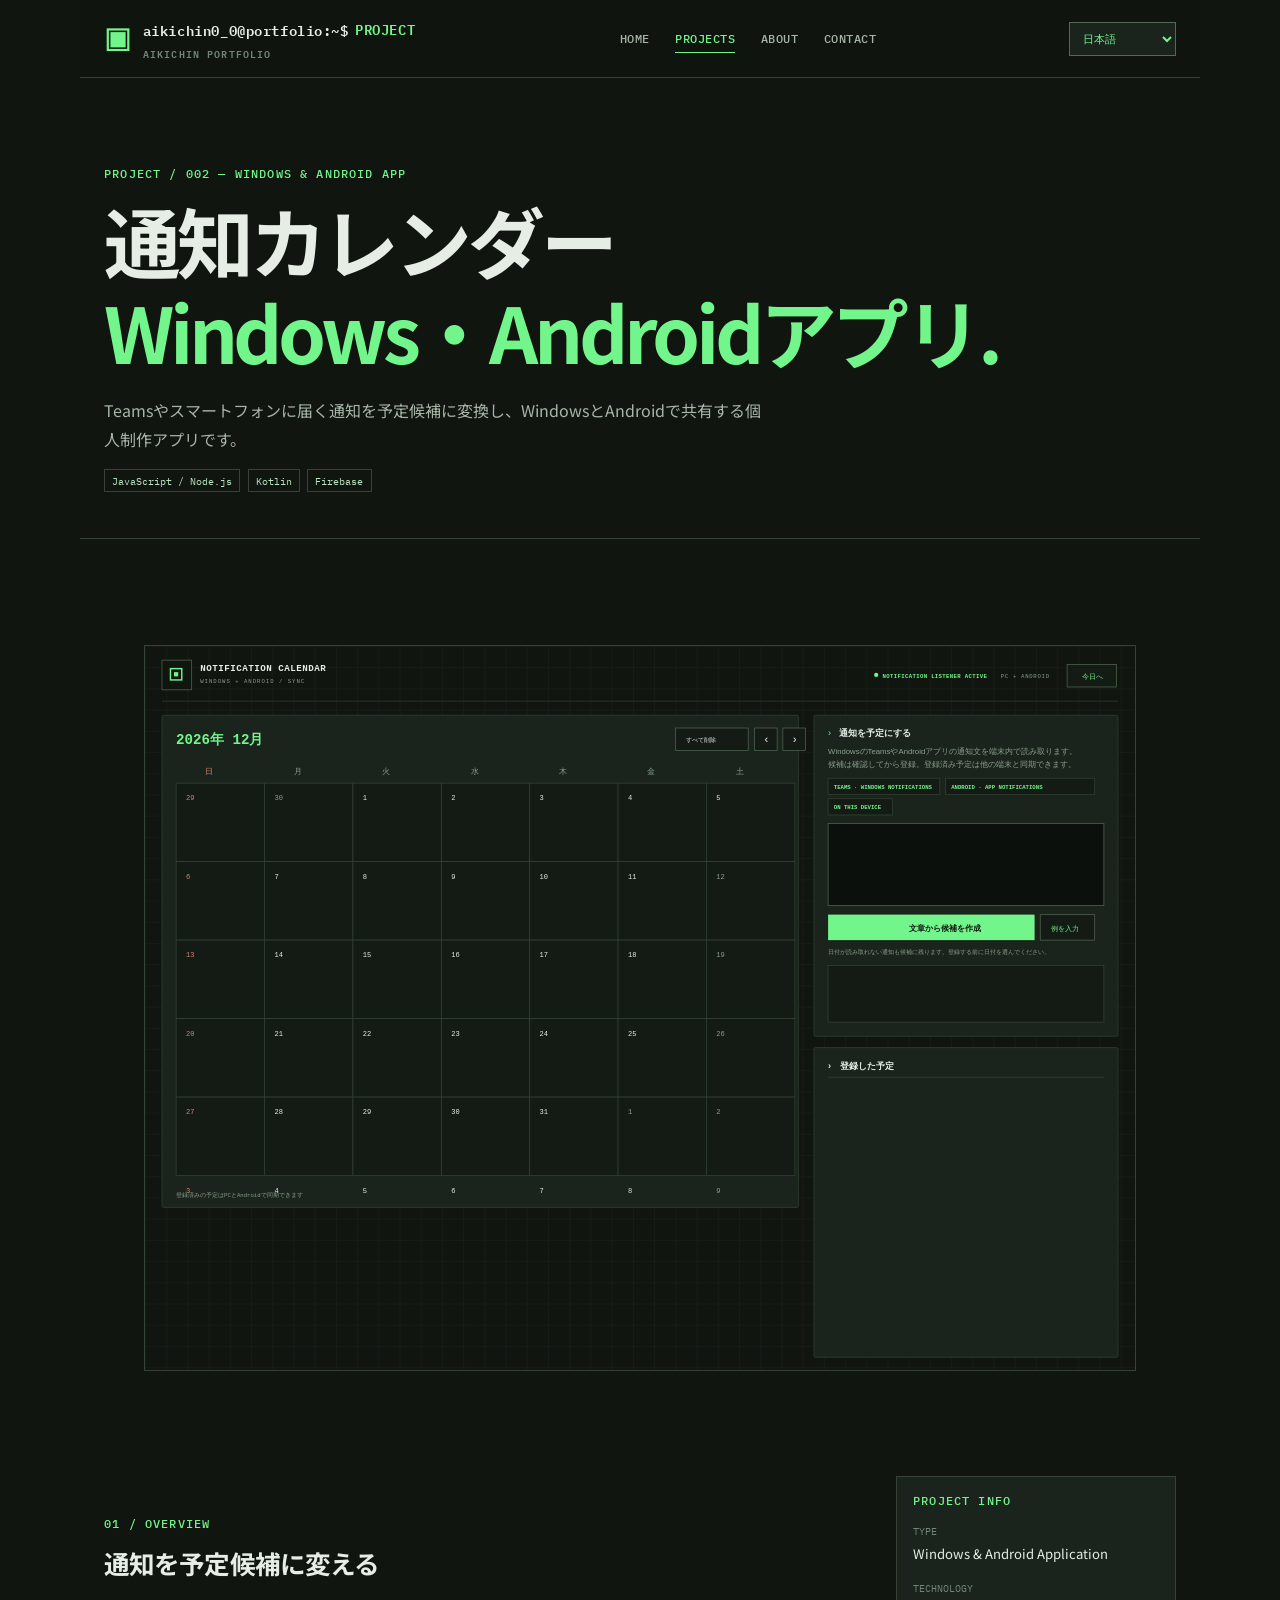
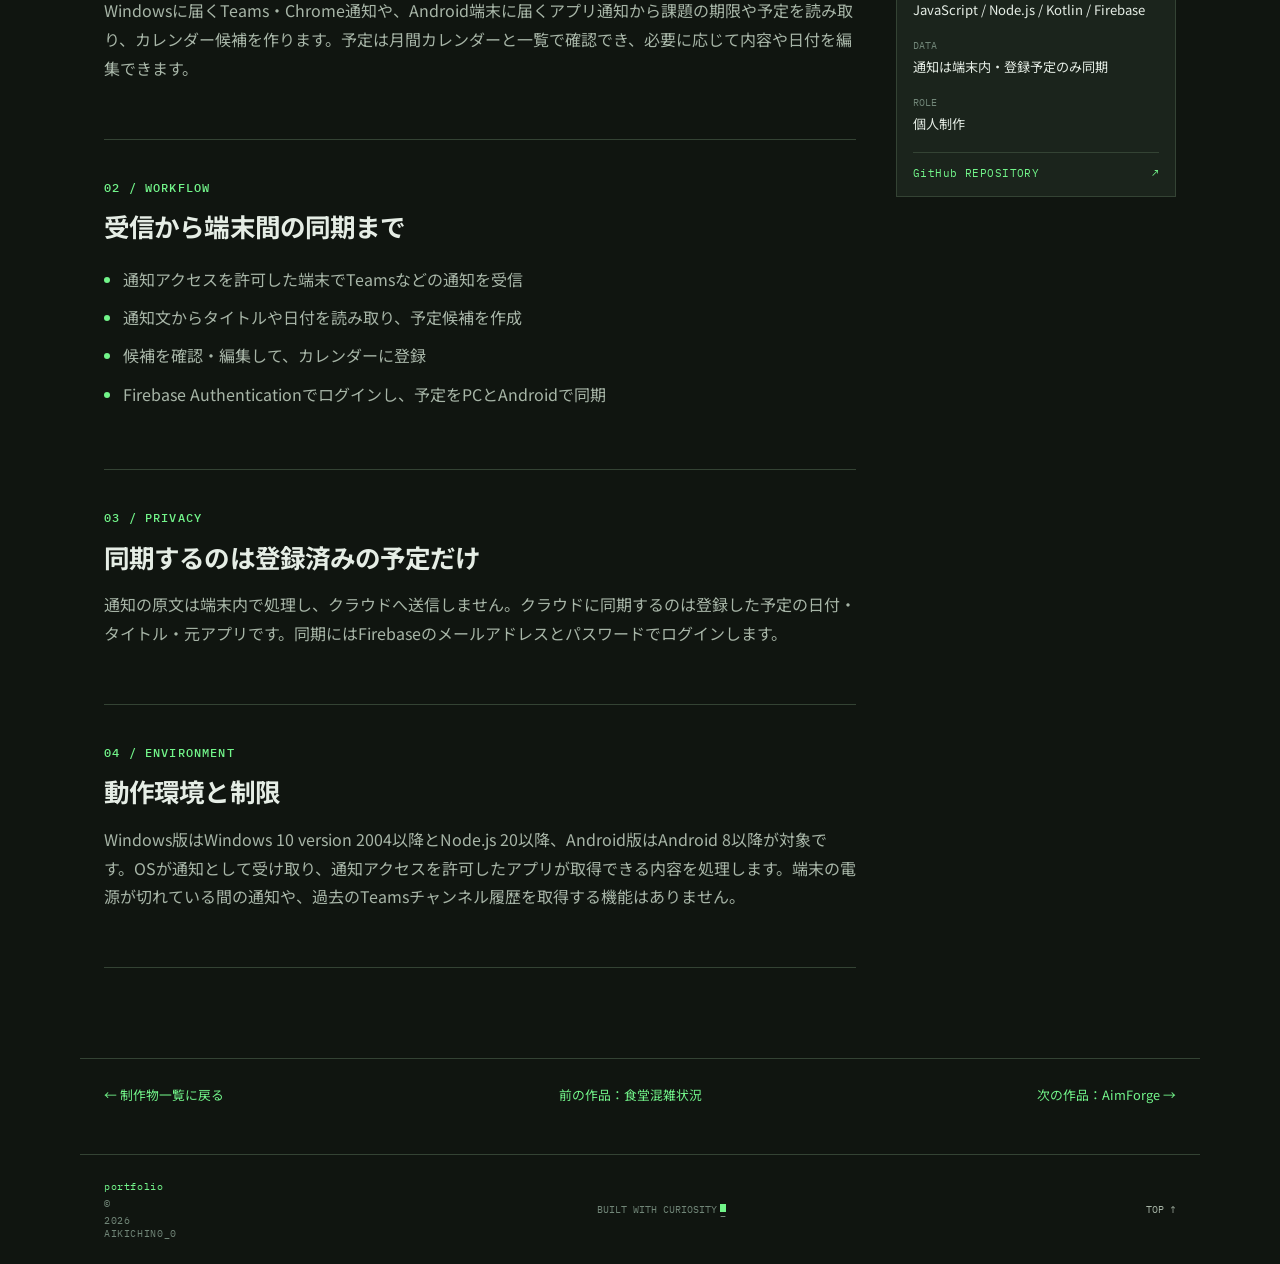
<file: project-notification-calendar.html>
<!doctype html>
<html lang="ja">
<head>
  <meta charset="utf-8">
  <meta name="viewport" content="width=device-width, initial-scale=1">
  <meta name="theme-color" content="#101510">
  <meta name="description" content="TeamsやAndroidの通知を予定候補に変換し、Windowsとスマートフォンで同期する個人制作アプリです。">
  <title>NOTIFICATION CALENDAR — AIKICHIN PORTFOLIO</title>
  <link rel="stylesheet" href="style.css?v=20261024-no-mobile-project-log">
  <script src="script.js?v=20261024-no-mobile-project-log" defer></script>
</head>
<body>
  <div class="startup-screen" id="startup-screen" aria-label="Windows startup animation" data-no-translate>
    <div class="startup-window">
      <div class="startup-titlebar"><span class="startup-title-icon" aria-hidden="true">▣</span><span>AIKICHIN PORTFOLIO STARTUP</span><span class="startup-title-version">PERSONAL BUILD 001</span></div>
      <div class="startup-content"><div class="startup-mark" aria-hidden="true">▣</div><div><p class="startup-heading">Starting Windows<span aria-hidden="true">...</span></p><p class="startup-subheading">INITIALIZING PERSONAL PORTFOLIO</p></div></div>
      <p class="startup-progress-label" role="status" aria-live="polite">Loading profile and projects...</p>
      <div class="startup-progress" role="progressbar" aria-label="Starting the site"><span></span></div>
      <div class="startup-bottom"><span>SYSTEM STARTUP / 001</span><button class="startup-skip" type="button" data-startup-skip>Skip startup</button></div>
    </div>
  </div>
  <a class="skip-link" href="#main">本文へスキップ</a>
  <header class="site-header">
    <div class="brand">
      <a class="brand-mark" href="index.html" aria-label="AIKICHIN PORTFOLIO ホーム">▣</a>
      <div class="brand-text">
        <div class="brand-command-line">
          <a class="brand-prompt" href="index.html">aikichin0_0@portfolio:~$</a>
          <form class="header-command-form" action="projects.html">
            <input class="header-command" name="page" type="text" value="PROJECT" aria-label="ページ名を入力してEnterで移動" title="HOME / PROJECTS / ABOUT / CONTACT + Enter" autocomplete="off" autocapitalize="none" spellcheck="false" enterkeyhint="go">
            <span class="header-command-feedback" role="status" data-no-translate hidden></span>
          </form>
        </div>
        <a class="brand-sub" href="index.html">AIKICHIN PORTFOLIO</a>
      </div>
    </div>
    <button class="menu-toggle" type="button" aria-expanded="false" aria-controls="site-nav">MENU <span aria-hidden="true">＋</span></button>
    <nav class="site-nav" id="site-nav" aria-label="メインナビゲーション">
      <a href="index.html">HOME</a><a class="active" href="projects.html" aria-current="page">PROJECTS</a><a href="about.html">ABOUT</a><a href="contact.html">CONTACT</a>
    </nav>
  </header>
  <main id="main" tabindex="-1">
    <section class="page-hero section-wrap">
      <p class="eyebrow">PROJECT / 002 — WINDOWS & ANDROID APP</p>
      <h1>通知カレンダー<br><span class="accent">Windows・Androidアプリ.</span></h1>
      <p>Teamsやスマートフォンに届く通知を予定候補に変換し、WindowsとAndroidで共有する個人制作アプリです。</p>
      <div class="tag-row"><span>JavaScript / Node.js</span><span>Kotlin</span><span>Firebase</span></div>
    </section>
    <section class="section-wrap section-block notification-calendar-showcase" aria-label="完成画面">
      <figure class="detail-preview notification-calendar-preview">
        <picture>
          <source media="(max-width: 600px)" srcset="images/notification-calendar-mobile.svg">
          <img src="images/notification-calendar.svg" alt="通知文から予定候補を作成する月間カレンダーと登録済み予定の一覧">
        </picture>
      </figure>
    </section>
    <section class="section-wrap detail-layout section-block">
      <div class="detail-main">
        <section class="content-section"><p class="eyebrow">01 / OVERVIEW</p><h2>通知を予定候補に変える</h2><p>Windowsに届くTeams・Chrome通知や、Android端末に届くアプリ通知から課題の期限や予定を読み取り、カレンダー候補を作ります。予定は月間カレンダーと一覧で確認でき、必要に応じて内容や日付を編集できます。</p></section>
        <section class="content-section"><p class="eyebrow">02 / WORKFLOW</p><h2>受信から端末間の同期まで</h2><ul class="feature-list"><li>通知アクセスを許可した端末でTeamsなどの通知を受信</li><li>通知文からタイトルや日付を読み取り、予定候補を作成</li><li>候補を確認・編集して、カレンダーに登録</li><li>Firebase Authenticationでログインし、予定をPCとAndroidで同期</li></ul></section>
        <section class="content-section"><p class="eyebrow">03 / PRIVACY</p><h2>同期するのは登録済みの予定だけ</h2><p>通知の原文は端末内で処理し、クラウドへ送信しません。クラウドに同期するのは登録した予定の日付・タイトル・元アプリです。同期にはFirebaseのメールアドレスとパスワードでログインします。</p></section>
        <section class="content-section"><p class="eyebrow">04 / ENVIRONMENT</p><h2>動作環境と制限</h2><p>Windows版はWindows 10 version 2004以降とNode.js 20以降、Android版はAndroid 8以降が対象です。OSが通知として受け取り、通知アクセスを許可したアプリが取得できる内容を処理します。端末の電源が切れている間の通知や、過去のTeamsチャンネル履歴を取得する機能はありません。</p></section>
      </div>
      <aside class="detail-sidebar"><div class="side-panel"><p class="eyebrow">PROJECT INFO</p><dl><dt>TYPE</dt><dd>Windows & Android Application</dd><dt>TECHNOLOGY</dt><dd>JavaScript / Node.js / Kotlin / Firebase</dd><dt>DATA</dt><dd>通知は端末内・登録予定のみ同期</dd><dt>ROLE</dt><dd>個人制作</dd></dl><a class="card-more" href="https://github.com/yotamaaikich/calenderfordesktop" target="_blank" rel="noopener noreferrer">GitHub REPOSITORY <span aria-hidden="true">↗</span></a></div></aside>
    </section>
    <section class="section-wrap next-project"><a href="projects.html">← 制作物一覧に戻る</a><a href="project-cafeteria.html">前の作品：食堂混雑状況</a><a href="project-aimforge.html">次の作品：AimForge →</a></section>
  </main>
  <footer class="site-footer"><a class="footer-brand" href="index.html">portfolio<span>© <span data-year></span> AIKICHIN0_0</span></a><p>BUILT WITH CURIOSITY<span class="footer-cursor">_</span></p><a href="#main" class="back-top">TOP ↑</a></footer>
</body>
</html>
</file>
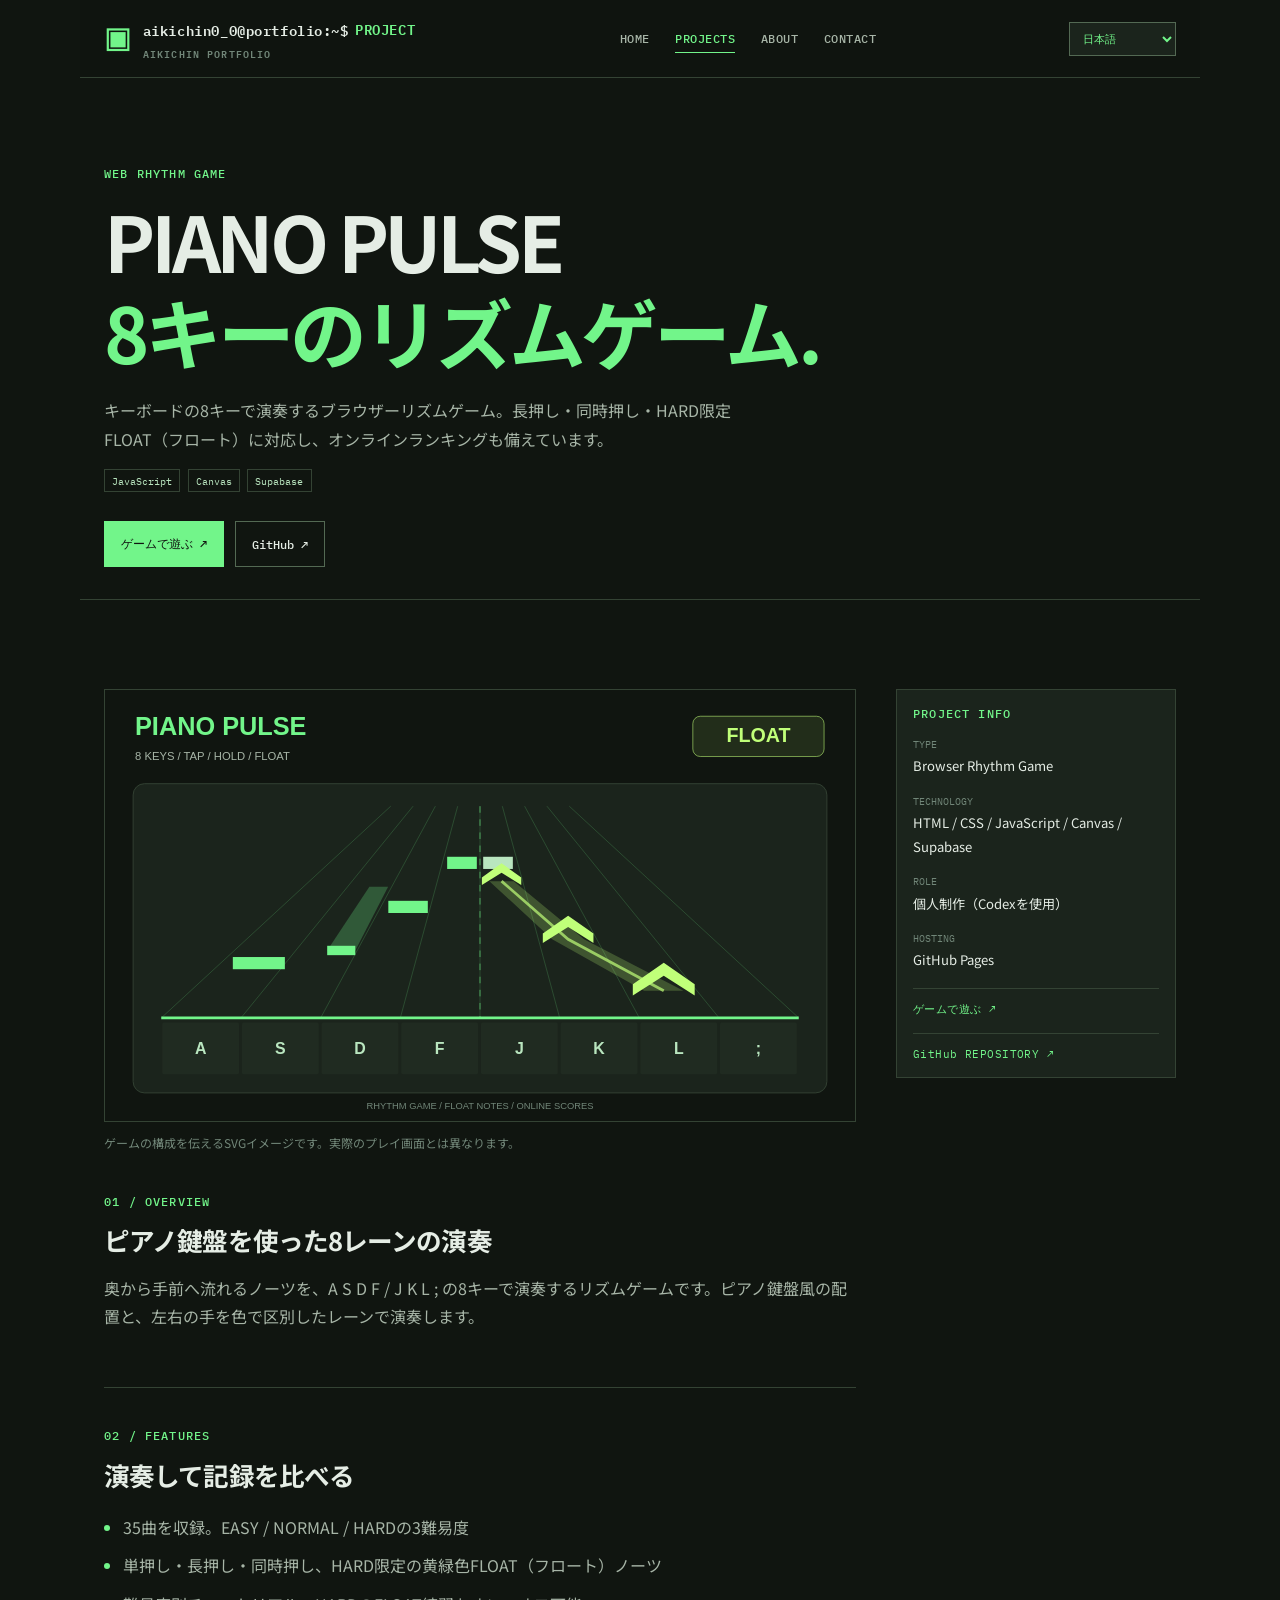
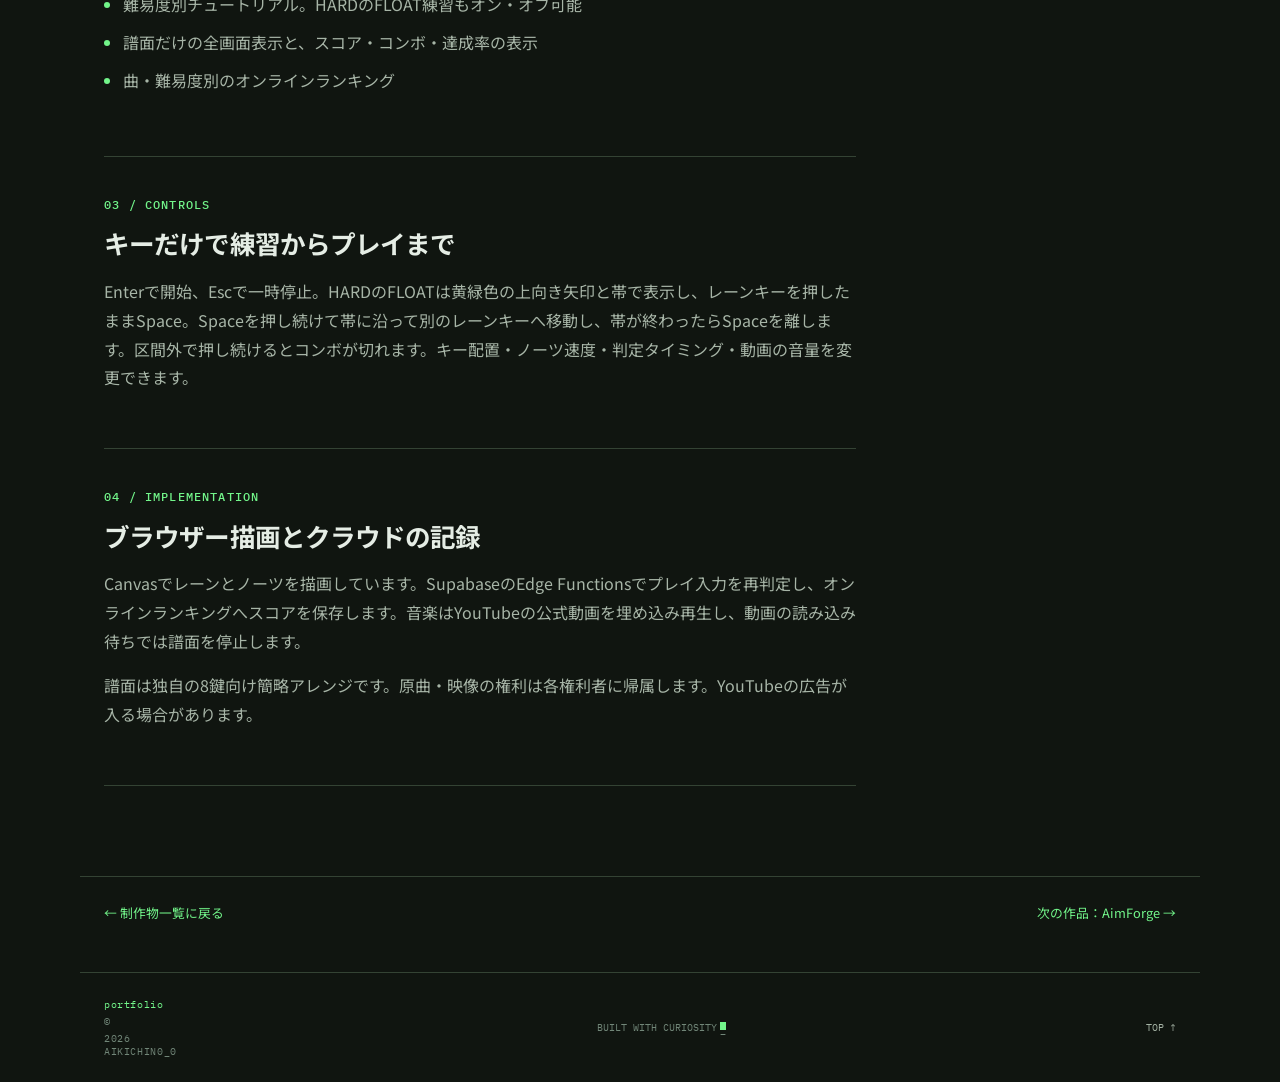
<file: project-piano-pulse.html>
<!doctype html>
<html lang="ja">
<head>
  <meta charset="utf-8">
  <meta name="viewport" content="width=device-width, initial-scale=1">
  <meta name="theme-color" content="#101510">
  <meta name="description" content="キーボードの8キーで演奏するブラウザーリズムゲーム。長押し・同時押し・HARD限定FLOAT（フロート）に対応し、オンラインランキングも備えています。">
  <title>PIANO PULSE — AIKICHIN PORTFOLIO</title>
  <link rel="stylesheet" href="style.css?v=20261027-float">
  <script src="script.js?v=20261027-float" defer></script>
</head>
<body>
  <div class="startup-screen" id="startup-screen" aria-label="Windows startup animation" data-no-translate>
    <div class="startup-window">
      <div class="startup-titlebar"><span class="startup-title-icon" aria-hidden="true">▣</span><span>AIKICHIN PORTFOLIO STARTUP</span><span class="startup-title-version">PERSONAL BUILD 001</span></div>
      <div class="startup-content"><div class="startup-mark" aria-hidden="true">▣</div><div><p class="startup-heading">Starting Windows<span aria-hidden="true">...</span></p><p class="startup-subheading">INITIALIZING PERSONAL PORTFOLIO</p></div></div>
      <p class="startup-progress-label" role="status" aria-live="polite">Loading profile and projects...</p>
      <div class="startup-progress" role="progressbar" aria-label="Starting the site"><span></span></div>
      <div class="startup-bottom"><span>SYSTEM STARTUP / 001</span><button class="startup-skip" type="button" data-startup-skip>Skip startup</button></div>
    </div>
  </div>
  <a class="skip-link" href="#main">本文へスキップ</a>
  <header class="site-header">
    <div class="brand">
      <a class="brand-mark" href="index.html" aria-label="AIKICHIN PORTFOLIO ホーム">▣</a>
      <div class="brand-text">
        <div class="brand-command-line">
          <a class="brand-prompt" href="index.html">aikichin0_0@portfolio:~$</a>
          <form class="header-command-form" action="projects.html">
            <input class="header-command" name="page" type="text" value="PROJECT" aria-label="ページ名を入力してEnterで移動" title="HOME / PROJECTS / ABOUT / CONTACT + Enter" autocomplete="off" autocapitalize="none" spellcheck="false" enterkeyhint="go">
            <span class="header-command-feedback" role="status" data-no-translate hidden></span>
          </form>
        </div>
        <a class="brand-sub" href="index.html">AIKICHIN PORTFOLIO</a>
      </div>
    </div>
    <button class="menu-toggle" type="button" aria-expanded="false" aria-controls="site-nav">MENU <span aria-hidden="true">＋</span></button>
    <nav class="site-nav" id="site-nav" aria-label="メインナビゲーション">
      <a href="index.html">HOME</a><a class="active" href="projects.html" aria-current="page">PROJECTS</a><a href="about.html">ABOUT</a><a href="contact.html">CONTACT</a>
    </nav>
  </header>
  <main id="main" tabindex="-1">
    <section class="page-hero section-wrap"><p class="eyebrow">WEB RHYTHM GAME</p><h1>PIANO PULSE<br><span class="accent">8キーのリズムゲーム.</span></h1><p>キーボードの8キーで演奏するブラウザーリズムゲーム。長押し・同時押し・HARD限定FLOAT（フロート）に対応し、オンラインランキングも備えています。</p><div class="tag-row"><span>JavaScript</span><span>Canvas</span><span>Supabase</span></div><div class="hero-actions"><a class="button button-primary" href="https://yotamaaikich.github.io/pulse-eight/" target="_blank" rel="noopener noreferrer">ゲームで遊ぶ ↗</a><a class="button button-outline" href="https://github.com/yotamaaikich/pulse-eight" target="_blank" rel="noopener noreferrer">GitHub ↗</a></div></section>
    <section class="section-wrap detail-layout section-block"><div class="detail-main">
      <figure class="aimforge-preview"><img src="images/piano-pulse.svg?v=float-1" alt="8レーン・長押し・黄緑色のFLOATノーツを描いたPIANO PULSEのSVGイメージ"><figcaption>ゲームの構成を伝えるSVGイメージです。実際のプレイ画面とは異なります。</figcaption></figure>
      <section class="content-section"><p class="eyebrow">01 / OVERVIEW</p><h2>ピアノ鍵盤を使った8レーンの演奏</h2><p>奥から手前へ流れるノーツを、A S D F / J K L ; の8キーで演奏するリズムゲームです。ピアノ鍵盤風の配置と、左右の手を色で区別したレーンで演奏します。</p></section>
      <section class="content-section"><p class="eyebrow">02 / FEATURES</p><h2>演奏して記録を比べる</h2><ul class="feature-list"><li>35曲を収録。EASY / NORMAL / HARDの3難易度</li><li>単押し・長押し・同時押し、HARD限定の黄緑色FLOAT（フロート）ノーツ</li><li>難易度別チュートリアル。HARDのFLOAT練習もオン・オフ可能</li><li>譜面だけの全画面表示と、スコア・コンボ・達成率の表示</li><li>曲・難易度別のオンラインランキング</li></ul></section>
      <section class="content-section"><p class="eyebrow">03 / CONTROLS</p><h2>キーだけで練習からプレイまで</h2><p>Enterで開始、Escで一時停止。HARDのFLOATは黄緑色の上向き矢印と帯で表示し、レーンキーを押したままSpace。Spaceを押し続けて帯に沿って別のレーンキーへ移動し、帯が終わったらSpaceを離します。区間外で押し続けるとコンボが切れます。キー配置・ノーツ速度・判定タイミング・動画の音量を変更できます。</p></section>
      <section class="content-section"><p class="eyebrow">04 / IMPLEMENTATION</p><h2>ブラウザー描画とクラウドの記録</h2><p>Canvasでレーンとノーツを描画しています。SupabaseのEdge Functionsでプレイ入力を再判定し、オンラインランキングへスコアを保存します。音楽はYouTubeの公式動画を埋め込み再生し、動画の読み込み待ちでは譜面を停止します。</p><p>譜面は独自の8鍵向け簡略アレンジです。原曲・映像の権利は各権利者に帰属します。YouTubeの広告が入る場合があります。</p></section>
    </div><aside class="detail-sidebar"><div class="side-panel"><p class="eyebrow">PROJECT INFO</p><dl><dt>TYPE</dt><dd>Browser Rhythm Game</dd><dt>TECHNOLOGY</dt><dd>HTML / CSS / JavaScript / Canvas / Supabase</dd><dt>ROLE</dt><dd>個人制作（Codexを使用）</dd><dt>HOSTING</dt><dd>GitHub Pages</dd></dl><a class="card-more" href="https://yotamaaikich.github.io/pulse-eight/" target="_blank" rel="noopener noreferrer">ゲームで遊ぶ ↗</a><a class="card-more" href="https://github.com/yotamaaikich/pulse-eight" target="_blank" rel="noopener noreferrer">GitHub REPOSITORY ↗</a></div></aside></section>
    <section class="section-wrap next-project"><a href="projects.html">← 制作物一覧に戻る</a><a href="project-aimforge.html">次の作品：AimForge →</a></section>
  </main>
  <footer class="site-footer"><a class="footer-brand" href="index.html">portfolio<span>© <span data-year></span> AIKICHIN0_0</span></a><p>BUILT WITH CURIOSITY<span class="footer-cursor">_</span></p><a href="#main" class="back-top">TOP ↑</a></footer>
</body>
</html>
</file>
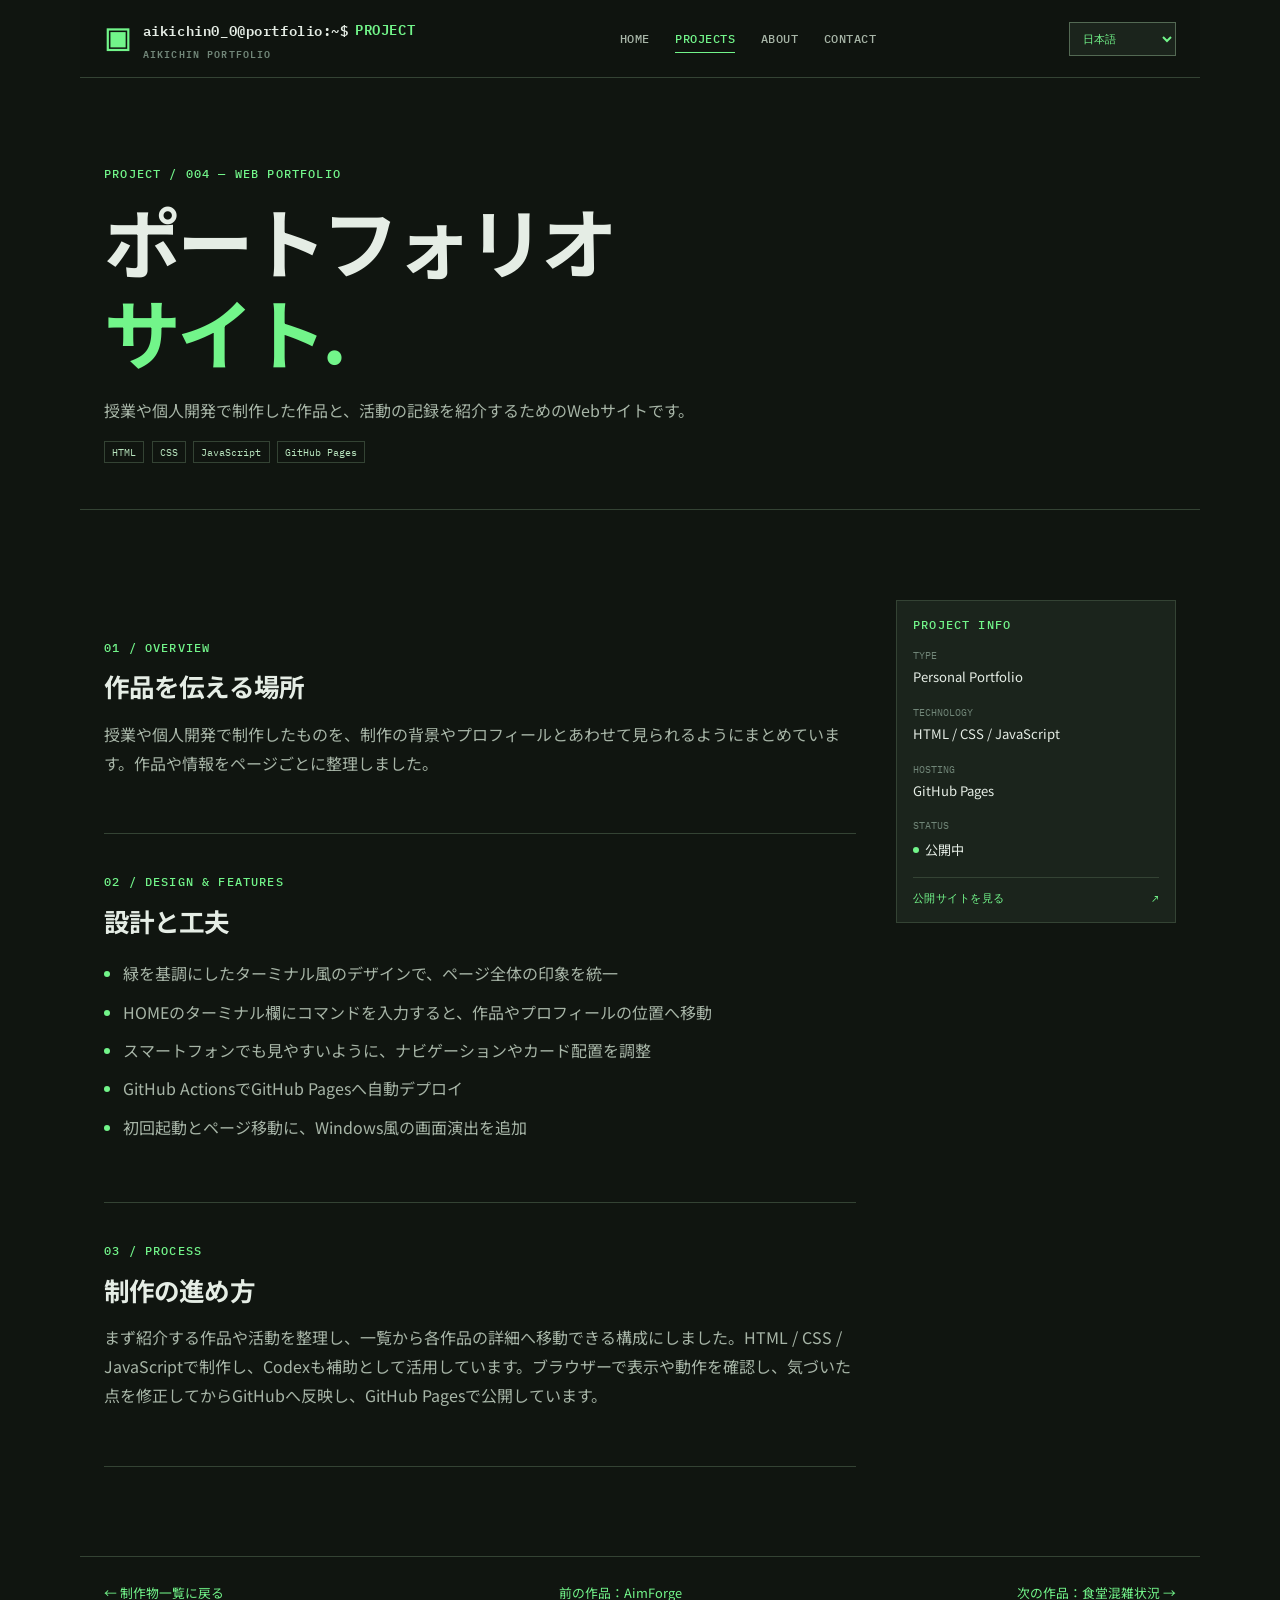
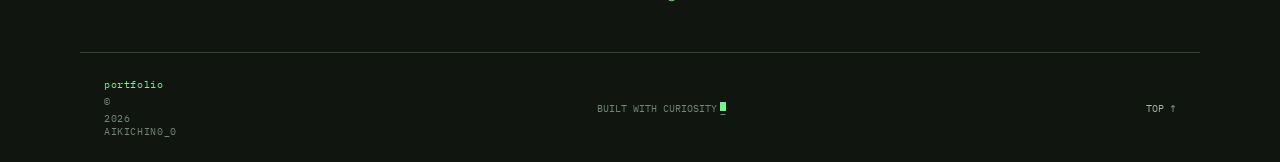
<file: project-portfolio.html>
<!doctype html>
<html lang="ja">
<head>
  <meta charset="utf-8">
  <meta name="viewport" content="width=device-width, initial-scale=1">
  <meta name="theme-color" content="#101510">
  <meta name="description" content="作品や活動を紹介するポートフォリオサイトの設計、制作の工夫、公開までの流れを紹介します。">
  <title>PORTFOLIO SITE — AIKICHIN PORTFOLIO</title>
  <link rel="stylesheet" href="style.css?v=20261024-no-mobile-project-log">
  <script src="script.js?v=20261024-no-mobile-project-log" defer></script>
</head>
<body>
  <div class="startup-screen" id="startup-screen" aria-label="Windows startup animation" data-no-translate>
    <div class="startup-window">
      <div class="startup-titlebar"><span class="startup-title-icon" aria-hidden="true">▣</span><span>AIKICHIN PORTFOLIO STARTUP</span><span class="startup-title-version">PERSONAL BUILD 001</span></div>
      <div class="startup-content">
        <div class="startup-mark" aria-hidden="true">▣</div>
        <div><p class="startup-heading">Starting Windows<span aria-hidden="true">...</span></p><p class="startup-subheading">INITIALIZING PERSONAL PORTFOLIO</p></div>
      </div>
      <p class="startup-progress-label" role="status" aria-live="polite">Loading profile and projects...</p>
      <div class="startup-progress" role="progressbar" aria-label="Starting the site"><span></span></div>
      <div class="startup-bottom"><span>SYSTEM STARTUP / 001</span><button class="startup-skip" type="button" data-startup-skip>Skip startup</button></div>
    </div>
  </div>
  <a class="skip-link" href="#main">本文へスキップ</a>
  <header class="site-header">
    <div class="brand">
      <a class="brand-mark" href="index.html" aria-label="AIKICHIN PORTFOLIO ホーム">▣</a>
      <div class="brand-text">
        <div class="brand-command-line">
          <a class="brand-prompt" href="index.html">aikichin0_0@portfolio:~$</a>
          <form class="header-command-form" action="projects.html">
            <input class="header-command" name="page" type="text" value="PROJECT" aria-label="ページ名を入力してEnterで移動" title="HOME / PROJECTS / ABOUT / CONTACT + Enter" autocomplete="off" autocapitalize="none" spellcheck="false" enterkeyhint="go">
            <span class="header-command-feedback" role="status" data-no-translate hidden></span>
          </form>
        </div>
        <a class="brand-sub" href="index.html">AIKICHIN PORTFOLIO</a>
      </div>
    </div>
    <button class="menu-toggle" type="button" aria-expanded="false" aria-controls="site-nav">MENU <span aria-hidden="true">＋</span></button>
    <nav class="site-nav" id="site-nav" aria-label="メインナビゲーション">
      <a href="index.html">HOME</a><a class="active" href="projects.html" aria-current="page">PROJECTS</a><a href="about.html">ABOUT</a><a href="contact.html">CONTACT</a>
    </nav>
  </header>
  <main id="main" tabindex="-1">
    <section class="page-hero section-wrap">
      <p class="eyebrow">PROJECT / 004 — WEB PORTFOLIO</p>
      <h1>ポートフォリオ<br><span class="accent">サイト.</span></h1>
      <p>授業や個人開発で制作した作品と、活動の記録を紹介するためのWebサイトです。</p>
      <div class="tag-row"><span>HTML</span><span>CSS</span><span>JavaScript</span><span>GitHub Pages</span></div>
    </section>
    <section class="section-wrap detail-layout section-block">
      <div class="detail-main">
        <section class="content-section">
          <p class="eyebrow">01 / OVERVIEW</p><h2>作品を伝える場所</h2>
          <p>授業や個人開発で制作したものを、制作の背景やプロフィールとあわせて見られるようにまとめています。作品や情報をページごとに整理しました。</p>
        </section>
        <section class="content-section">
          <p class="eyebrow">02 / DESIGN & FEATURES</p><h2>設計と工夫</h2>
          <ul class="feature-list">
            <li>緑を基調にしたターミナル風のデザインで、ページ全体の印象を統一</li>
            <li>HOMEのターミナル欄にコマンドを入力すると、作品やプロフィールの位置へ移動</li>
            <li>スマートフォンでも見やすいように、ナビゲーションやカード配置を調整</li>
            <li>GitHub ActionsでGitHub Pagesへ自動デプロイ</li>
            <li>初回起動とページ移動に、Windows風の画面演出を追加</li>
          </ul>
        </section>
        <section class="content-section">
          <p class="eyebrow">03 / PROCESS</p><h2>制作の進め方</h2>
          <p>まず紹介する作品や活動を整理し、一覧から各作品の詳細へ移動できる構成にしました。HTML / CSS / JavaScriptで制作し、Codexも補助として活用しています。ブラウザーで表示や動作を確認し、気づいた点を修正してからGitHubへ反映し、GitHub Pagesで公開しています。</p>
        </section>
      </div>
      <aside class="detail-sidebar">
        <div class="side-panel"><p class="eyebrow">PROJECT INFO</p><dl>
          <dt>TYPE</dt><dd>Personal Portfolio</dd>
          <dt>TECHNOLOGY</dt><dd>HTML / CSS / JavaScript</dd>
          <dt>HOSTING</dt><dd>GitHub Pages</dd>
          <dt>STATUS</dt><dd><span class="status-inline"><i></i> 公開中</span></dd>
        </dl><a class="card-more" href="https://yotamaaikich.github.io/portfolio/" target="_blank" rel="noopener noreferrer">公開サイトを見る <span aria-hidden="true">↗</span></a></div>
      </aside>
    </section>
    <section class="section-wrap next-project"><a href="projects.html">← 制作物一覧に戻る</a><a href="project-aimforge.html">前の作品：AimForge</a><a href="project-cafeteria.html">次の作品：食堂混雑状況 →</a></section>
  </main>
  <footer class="site-footer"><a class="footer-brand" href="index.html">portfolio<span>© <span data-year></span> AIKICHIN0_0</span></a><p>BUILT WITH CURIOSITY<span class="footer-cursor">_</span></p><a href="#main" class="back-top">TOP ↑</a></footer>
</body>
</html>
</file>
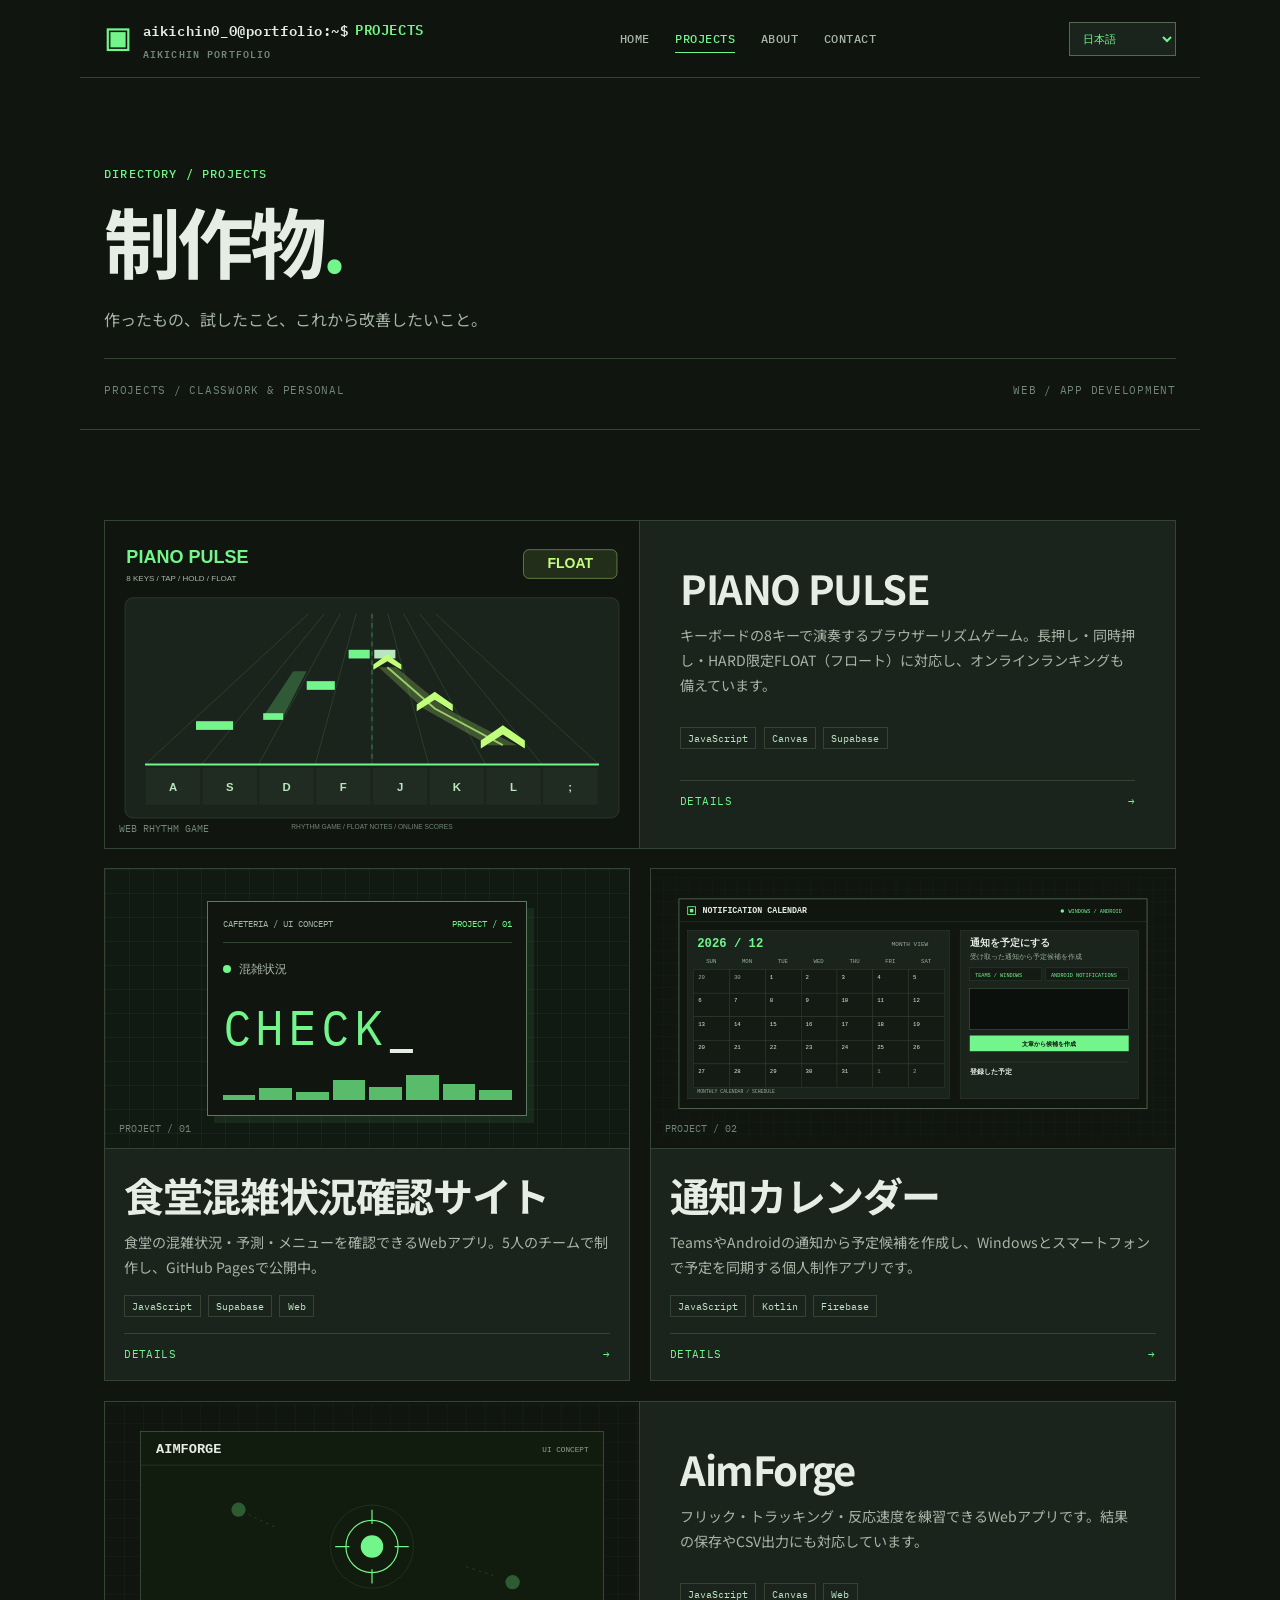
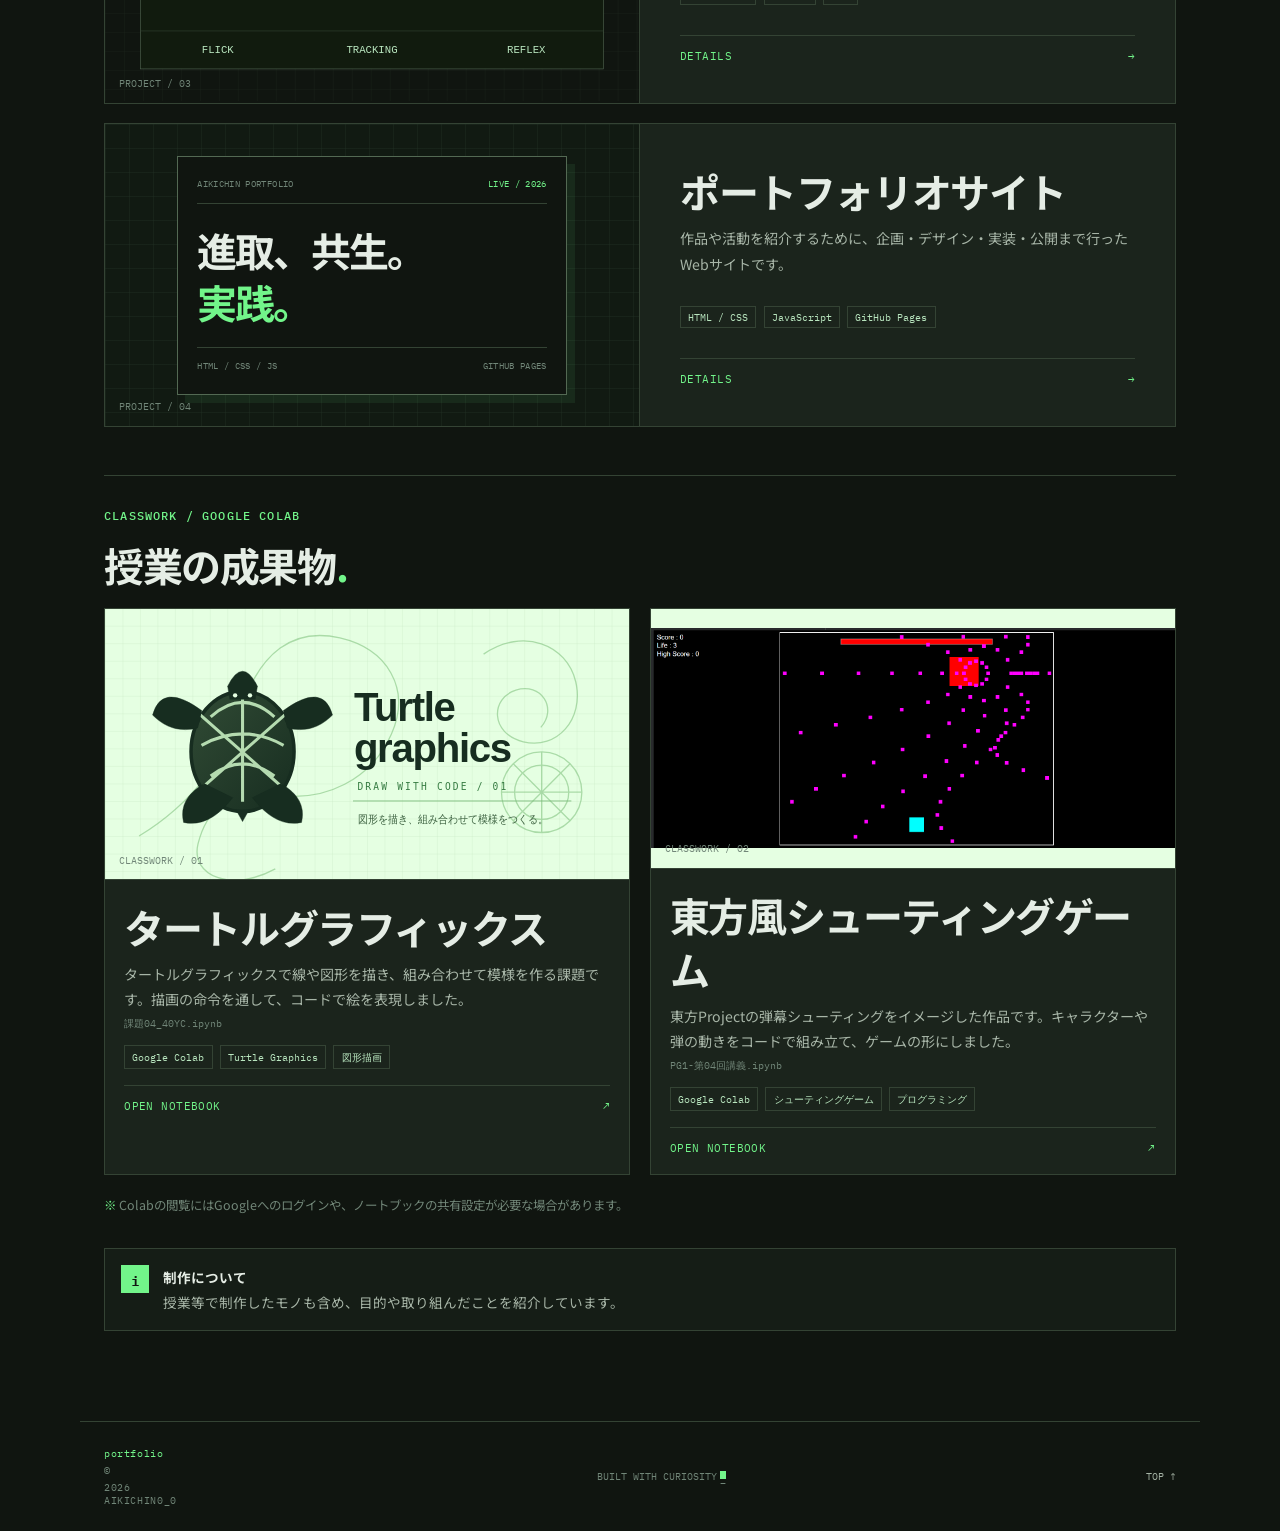
<file: projects.html>
<!doctype html>
<html lang="ja">
<head>
  <meta charset="utf-8">
  <meta name="viewport" content="width=device-width, initial-scale=1">
  <meta name="theme-color" content="#101510">
  <meta name="description" content="Webサイトやアプリなど、これまでに制作したものを紹介します。">
  <title>PROJECTS — AIKICHIN PORTFOLIO</title>
  <link rel="stylesheet" href="style.css?v=20261027-float">
  <script src="script.js?v=20261027-cafeteria-live" defer></script>
</head>
<body>
  <div class="startup-screen" id="startup-screen" aria-label="Windows startup animation" data-no-translate>
    <div class="startup-window">
      <div class="startup-titlebar"><span class="startup-title-icon" aria-hidden="true">▣</span><span>AIKICHIN PORTFOLIO STARTUP</span><span class="startup-title-version">PERSONAL BUILD 001</span></div>
      <div class="startup-content">
        <div class="startup-mark" aria-hidden="true">▣</div>
        <div><p class="startup-heading">Starting Windows<span aria-hidden="true">...</span></p><p class="startup-subheading">INITIALIZING PERSONAL PORTFOLIO</p></div>
      </div>
      <p class="startup-progress-label" role="status" aria-live="polite">Loading profile and projects...</p>
      <div class="startup-progress" role="progressbar" aria-label="Starting the site"><span></span></div>
      <div class="startup-bottom"><span>SYSTEM STARTUP / 001</span><button class="startup-skip" type="button" data-startup-skip>Skip startup</button></div>
    </div>
  </div>
  <a class="skip-link" href="#main">本文へスキップ</a>
  <header class="site-header">
    <div class="brand">
      <a class="brand-mark" href="index.html" aria-label="AIKICHIN PORTFOLIO ホーム">▣</a>
      <div class="brand-text">
        <div class="brand-command-line">
          <a class="brand-prompt" href="index.html">aikichin0_0@portfolio:~$</a>
          <form class="header-command-form" action="projects.html">
            <input class="header-command" name="page" type="text" value="PROJECTS" aria-label="ページ名を入力してEnterで移動" title="HOME / PROJECTS / ABOUT / CONTACT + Enter" autocomplete="off" autocapitalize="none" spellcheck="false" enterkeyhint="go">
            <span class="header-command-feedback" role="status" data-no-translate hidden></span>
          </form>
        </div>
        <a class="brand-sub" href="index.html">AIKICHIN PORTFOLIO</a>
      </div>
    </div>
    <button class="menu-toggle" type="button" aria-expanded="false" aria-controls="site-nav">MENU <span aria-hidden="true">＋</span></button>
    <nav class="site-nav" id="site-nav" aria-label="メインナビゲーション">
      <a href="index.html">HOME</a><a class="active" href="projects.html" aria-current="page">PROJECTS</a><a href="about.html">ABOUT</a><a href="contact.html">CONTACT</a>
    </nav>
  </header>
  <main id="main" tabindex="-1">
    <section class="page-hero section-wrap">
      <p class="eyebrow">DIRECTORY / PROJECTS</p><h1>制作物<span class="accent">.</span></h1>
      <p>作ったもの、試したこと、これから改善したいこと。</p>
      <div class="page-meta"><span>PROJECTS / CLASSWORK & PERSONAL</span><span>WEB / APP DEVELOPMENT</span></div>
    </section>
    <section class="section-wrap section-block">
      <div class="project-grid">
        <article class="project-card featured-project" id="project-piano-pulse">
          <a class="project-visual visual-piano-pulse" href="project-piano-pulse.html" aria-label="PIANO PULSEの詳細">
            <img class="piano-pulse-art" src="images/piano-pulse.svg?v=float-1" alt="8レーン・長押し・黄緑色のFLOATノーツを描いたPIANO PULSEのSVGイメージ">
            <span class="visual-index">WEB RHYTHM GAME</span>
          </a>
          <div class="project-card-body"><div class="card-title-row"><h2>PIANO PULSE</h2></div><p>キーボードの8キーで演奏するブラウザーリズムゲーム。長押し・同時押し・HARD限定FLOAT（フロート）に対応し、オンラインランキングも備えています。</p><div class="tag-row"><span>JavaScript</span><span>Canvas</span><span>Supabase</span></div><a class="card-more" href="project-piano-pulse.html">DETAILS <span aria-hidden="true">→</span></a></div>
        </article>

        <article class="project-card">
          <a class="project-visual visual-cafeteria" href="project-cafeteria.html" aria-label="食堂混雑状況確認サイトの詳細">
            <div class="mini-window"><div class="mini-window-top"><span>CAFETERIA / UI CONCEPT</span><span>PROJECT / 01</span></div><div class="mini-status"><span class="mini-light"></span><span>混雑状況</span></div><div class="mini-big">CHECK<span>_</span></div><div class="mini-bars"><i></i><i></i><i></i><i></i><i></i><i></i><i></i><i></i></div></div>
            <span class="visual-index">PROJECT / 01</span>
          </a>
          <div class="project-card-body"><div class="card-title-row"><h2>食堂混雑状況確認サイト</h2></div><p>食堂の混雑状況・予測・メニューを確認できるWebアプリ。5人のチームで制作し、GitHub Pagesで公開中。</p><div class="tag-row"><span>JavaScript</span><span>Supabase</span><span>Web</span></div><a class="card-more" href="project-cafeteria.html">DETAILS <span aria-hidden="true">→</span></a></div>
        </article>
        <article class="project-card">
          <a class="project-visual visual-notification-calendar" href="project-notification-calendar.html" aria-label="通知カレンダーの詳細">
            <picture class="notification-calendar-picture">
              <source media="(max-width: 560px)" srcset="images/notification-calendar-card-mobile.svg">
              <img class="notification-calendar-art" src="images/notification-calendar-card.svg?v=pc2" alt="Teams・Chrome・Androidの通知から予定候補を作り、PCとスマートフォンで同期する通知カレンダー">
            </picture>
            <span class="visual-index">PROJECT / 02</span>
          </a>
          <div class="project-card-body"><div class="card-title-row"><h2>通知カレンダー</h2></div><p>TeamsやAndroidの通知から予定候補を作成し、Windowsとスマートフォンで予定を同期する個人制作アプリです。</p><div class="tag-row"><span>JavaScript</span><span>Kotlin</span><span>Firebase</span></div><a class="card-more" href="project-notification-calendar.html">DETAILS <span aria-hidden="true">→</span></a></div>
        </article>
        <article class="project-card featured-project" id="project-aimforge">
          <a class="project-visual visual-aimforge" href="project-aimforge.html" aria-label="AimForgeの詳細">
            <img class="aimforge-art" src="images/aimforge.svg" alt="的と照準、3つの練習モードを示すAimForgeのSVGイメージ">
            <span class="visual-index">PROJECT / 03</span>
          </a>
          <div class="project-card-body"><div class="card-title-row"><h2>AimForge</h2></div><p>フリック・トラッキング・反応速度を練習できるWebアプリです。結果の保存やCSV出力にも対応しています。</p><div class="tag-row"><span>JavaScript</span><span>Canvas</span><span>Web</span></div><a class="card-more" href="project-aimforge.html">DETAILS <span aria-hidden="true">→</span></a></div>
        </article>
        <article class="project-card featured-project">
          <a class="project-visual visual-portfolio" href="project-portfolio.html" aria-label="ポートフォリオサイトの詳細">
            <div class="portfolio-preview">
              <div class="portfolio-preview-top"><span>AIKICHIN PORTFOLIO</span><span>LIVE / 2026</span></div>
              <div class="portfolio-preview-title">進取、共生。<br><span>実践。</span></div>
              <div class="portfolio-preview-bottom"><span>HTML / CSS / JS</span><span>GITHUB PAGES</span></div>
            </div>
            <span class="visual-index">PROJECT / 04</span>
          </a>
          <div class="project-card-body"><div class="card-title-row"><h2>ポートフォリオサイト</h2></div><p>作品や活動を紹介するために、企画・デザイン・実装・公開まで行ったWebサイトです。</p><div class="tag-row"><span>HTML / CSS</span><span>JavaScript</span><span>GitHub Pages</span></div><a class="card-more" href="project-portfolio.html">DETAILS <span aria-hidden="true">→</span></a></div>
        </article>
      </div>
      <section class="classwork-section" aria-labelledby="classwork-title">
        <div class="section-heading"><div><p class="eyebrow">CLASSWORK / GOOGLE COLAB</p><h2 id="classwork-title">授業の成果物<span class="heading-period">.</span></h2></div></div>
        <div class="project-grid">
          <article class="project-card" id="project-turtle-graphics">
            <a class="project-visual visual-colab" href="https://colab.research.google.com/drive/12e1rPLhru1LintmAEWf_n2jAMvPAyR8Q?usp=sharing&amp;classId=bfb5d42f-49e1-49a9-a762-5922349606fb&amp;assignmentId=0931f89e-a22e-4a29-94b4-4fd6e249cd9b&amp;submissionId=c1ac5e8e-0037-dd9d-5972-5b535dbb869f" target="_blank" rel="noopener noreferrer" aria-label="タートルグラフィックスのノートブックをGoogle Colabで開く">
              <img class="coursework-art" src="images/turtle-graphics.svg" alt="" aria-hidden="true">
              <span class="visual-index">CLASSWORK / 01</span>
            </a>
            <div class="project-card-body"><div class="card-title-row"><h2>タートルグラフィックス</h2></div><p>タートルグラフィックスで線や図形を描き、組み合わせて模様を作る課題です。描画の命令を通して、コードで絵を表現しました。</p><p class="notebook-file">課題04_40YC.ipynb</p><div class="tag-row"><span>Google Colab</span><span>Turtle Graphics</span><span>図形描画</span></div><a class="card-more" href="https://colab.research.google.com/drive/12e1rPLhru1LintmAEWf_n2jAMvPAyR8Q?usp=sharing&amp;classId=bfb5d42f-49e1-49a9-a762-5922349606fb&amp;assignmentId=0931f89e-a22e-4a29-94b4-4fd6e249cd9b&amp;submissionId=c1ac5e8e-0037-dd9d-5972-5b535dbb869f" target="_blank" rel="noopener noreferrer">OPEN NOTEBOOK <span aria-hidden="true">↗</span></a></div>
          </article>
          <article class="project-card" id="project-touhou-shooter">
            <a class="project-visual visual-colab" href="https://colab.research.google.com/drive/1mszZP3claVdcpjpPBnKFoTo_eJZt6kwi?usp=sharing&amp;classId=bfb5d42f-49e1-49a9-a762-5922349606fb&amp;assignmentId=070d88ea-a294-43a5-8615-27e77100fdf7&amp;submissionId=be01c13d-fbe5-96a9-ce4f-75c78880aa6a" target="_blank" rel="noopener noreferrer" aria-label="東方風シューティングゲームのノートブックをGoogle Colabで開く">
              <img class="gameplay-art" src="images/danmaku-gameplay.png" alt="東方風シューティングゲームのプレイ画面。黒い画面上にマゼンタ色の弾幕が広がり、下部に自機が表示されている">
              <span class="visual-index">CLASSWORK / 02</span>
            </a>
            <div class="project-card-body"><div class="card-title-row"><h2>東方風シューティングゲーム</h2></div><p>東方Projectの弾幕シューティングをイメージした作品です。キャラクターや弾の動きをコードで組み立て、ゲームの形にしました。</p><p class="notebook-file">PG1-第04回講義.ipynb</p><div class="tag-row"><span>Google Colab</span><span>シューティングゲーム</span><span>プログラミング</span></div><a class="card-more" href="https://colab.research.google.com/drive/1mszZP3claVdcpjpPBnKFoTo_eJZt6kwi?usp=sharing&amp;classId=bfb5d42f-49e1-49a9-a762-5922349606fb&amp;assignmentId=070d88ea-a294-43a5-8615-27e77100fdf7&amp;submissionId=be01c13d-fbe5-96a9-ce4f-75c78880aa6a" target="_blank" rel="noopener noreferrer">OPEN NOTEBOOK <span aria-hidden="true">↗</span></a></div>
          </article>
        </div>
        <p class="note-line"><span aria-hidden="true">※</span> Colabの閲覧にはGoogleへのログインや、ノートブックの共有設定が必要な場合があります。</p>
      </section>
      <div class="callout"><span class="callout-mark" aria-hidden="true">i</span><p><strong>制作について</strong><br>授業等で制作したモノも含め、目的や取り組んだことを紹介しています。</p></div>
    </section>
  </main>
  <footer class="site-footer">
    <a class="footer-brand" href="index.html">portfolio<span>© <span data-year></span> AIKICHIN0_0</span></a>
    <p>BUILT WITH CURIOSITY<span class="footer-cursor">_</span></p><a href="#main" class="back-top">TOP ↑</a>
  </footer>
</body>
</html>
</file>
<file: style.css>
@import url('https://fonts.googleapis.com/css2?family=IBM+Plex+Mono:wght@400;500;600;700&family=Noto+Sans+JP:wght@400;500;600;700&display=swap');

:root {
  color-scheme: dark;
  --bg: #101510;
  --panel: #1b241c;
  --panel-raised: #202b21;
  --line: #344334;
  --line-bright: #536953;
  --green: #72f58a;
  --green-soft: #b9e6bf;
  --text: #e5ede5;
  --muted: #a7b5a7;
  --dim: #718678;
  --mono: "IBM Plex Mono", "Consolas", monospace;
  --sans: "Noto Sans JP", system-ui, sans-serif;
  --max: 1120px;
}
* { box-sizing: border-box; }
html { scroll-behavior: smooth; scroll-padding-top: var(--header-offset, 90px); }
body { margin: 0; background: var(--bg); color: var(--text); font-family: var(--sans); line-height: 1.8; font-size: 16px; }
a { color: inherit; text-decoration: none; }
a:focus-visible, button:focus-visible { outline: 2px solid var(--green); outline-offset: 4px; }
::selection { background: var(--green); color: var(--bg); }
.skip-link { position: absolute; left: 1rem; top: -100px; z-index: 200; background: var(--green); color: var(--bg); padding: .5rem .8rem; }
.skip-link:focus-visible { top: 1rem; }
.sr-only { position: absolute; width: 1px; height: 1px; padding: 0; margin: -1px; overflow: hidden; clip: rect(0, 0, 0, 0); white-space: nowrap; border: 0; }
.site-header { position: sticky; top: 0; z-index: 100; min-height: 78px; max-width: var(--max); margin: 0 auto; padding: 1rem 24px; display: flex; align-items: center; justify-content: space-between; gap: 2rem; border-bottom: 1px solid var(--line); background: #101510f5; backdrop-filter: blur(12px); }
.brand { display: inline-flex; align-items: center; gap: .7rem; font: 600 .9rem/1.25 var(--mono); letter-spacing: .04em; white-space: nowrap; }
.brand-mark { color: var(--green); font-size: 1.7rem; }
.brand-sub { display: block; margin-top: .35rem; color: var(--dim); font-size: .6rem; letter-spacing: .12em; }
.brand-text { min-width: 0; }
.brand-command-line { display: flex; align-items: center; gap: .45em; }
.brand-prompt { flex-shrink: 0; }
.header-command-form { position: relative; min-width: 0; margin: 0; }
.header-command { display: block; width: 9ch; min-width: 0; max-width: 100%; padding: .15em 0; border: 0; border-bottom: 1px solid transparent; border-radius: 0; background: transparent; color: var(--green); caret-color: var(--green); font: inherit; letter-spacing: inherit; text-transform: uppercase; }
.header-command:hover { border-bottom-color: var(--line-bright); }
.header-command:focus { outline: 0; border-bottom-color: var(--green); }
.header-command[aria-invalid="true"] { border-bottom-color: #ff8585; }
.header-command-feedback { position: absolute; top: calc(100% + .6rem); right: 0; z-index: 1; width: min(260px, 60vw); padding: .7rem; border: 1px solid var(--line-bright); background: var(--bg); color: var(--text); font: .7rem/1.6 var(--mono); white-space: normal; overflow-wrap: anywhere; }
.header-command-panel { position: absolute; top: 100%; inset-inline: 0; padding: .85rem 1rem .65rem; border: 1px solid var(--line-bright); background: var(--bg); box-shadow: 0 12px 24px #0005; }
.header-command-panel[hidden] { display: none; }
.header-command-list { display: grid; grid-template-columns: repeat(4, minmax(0, 1fr)); gap: .45rem; max-height: min(300px, 45dvh); overflow-y: auto; }
.header-command-option { min-width: 0; min-height: 44px; padding: .7rem; text-align: left; border: 1px solid var(--line); background: var(--panel); color: var(--green-soft); cursor: pointer; font: .75rem var(--mono); overflow-wrap: anywhere; }
.header-command-option:hover, .header-command-option[aria-selected="true"] { border-color: var(--green); color: var(--green); background: #243527; }
.header-command-tip { margin: .6rem 0 0; color: var(--dim); font: .6rem var(--mono); }
.header-command-empty { margin: .25rem 0; color: var(--muted); font: .75rem/1.6 var(--mono); }
.visual-aimforge { width: 100%; min-width: 0; padding: 0; background: var(--bg); }
.aimforge-art { position: absolute; inset: 0; display: block; width: 100%; height: 100%; object-fit: contain; }
.aimforge-preview { margin: 0; min-width: 0; }
.aimforge-preview img { display: block; width: 100%; height: auto; border: 1px solid var(--line); }
.aimforge-preview figcaption { margin-top: .6rem; color: var(--dim); font-size: .75rem; }
@media (max-width: 560px) { .header-command-list { grid-template-columns: repeat(2, minmax(0, 1fr)); } }
.site-nav { display: flex; align-items: center; gap: clamp(.8rem, 2vw, 1.8rem); }
.site-nav a { color: var(--muted); font: 500 .73rem var(--mono); letter-spacing: .04em; padding: .4rem 0; border-bottom: 1px solid transparent; }
.site-nav a:hover, .site-nav a.active { color: var(--green); border-color: var(--green); }
.menu-toggle { display: none; }
.section-wrap { width: min(var(--max), 100%); margin-inline: auto; padding-inline: 24px; }
.hero { padding-top: 1.2rem; }
.hero-meta, .page-meta { display: flex; align-items: center; gap: .6rem; color: var(--dim); font: .68rem var(--mono); letter-spacing: .07em; }
.status-dot { width: 7px; height: 7px; border-radius: 50%; background: var(--green); box-shadow: 0 0 10px #72f58a45; }
.meta-spacer { flex: 1; }
.hero-grid { display: grid; grid-template-columns: 1.1fr .9fr; gap: clamp(2rem, 6vw, 5rem); align-items: center; padding: clamp(3rem, 7vw, 6rem) 0 4rem; }
.eyebrow { color: var(--green); font: 500 .73rem var(--mono); letter-spacing: .1em; margin: 0 0 .9rem; }
h1, h2, h3, p { margin-top: 0; }
h1 { margin-bottom: 1.2rem; font-size: clamp(2.8rem, 6.5vw, 5.2rem); line-height: 1.18; letter-spacing: -.055em; font-weight: 700; }
h2 { font-size: clamp(1.7rem, 3.5vw, 2.5rem); line-height: 1.35; letter-spacing: -.035em; margin-bottom: 1rem; }
h3 { font-size: 1.05rem; line-height: 1.5; margin-bottom: .6rem; }
.accent, .heading-period { color: var(--green); }
.hero-lead { font-size: 1.08rem; font-weight: 600; margin-bottom: .7rem; }
.hero-text { max-width: 34rem; color: var(--muted); font-size: .94rem; }
.hero-actions { display: flex; flex-wrap: wrap; gap: .7rem; margin-top: 1.8rem; }
.button { display: inline-flex; align-items: center; justify-content: center; gap: .8rem; min-height: 46px; padding: .65rem 1rem; border: 1px solid var(--line-bright); font: 500 .78rem var(--mono); transition: background .18s ease, color .18s ease, border-color .18s ease; }
.button-primary { color: var(--bg); background: var(--green); border-color: var(--green); }
.button-primary:hover { background: var(--green-soft); }
.button-quiet:hover, .button-outline:hover { color: var(--green); border-color: var(--green); }
.button-outline { white-space: nowrap; }
.terminal-card { position: relative; overflow: hidden; border: 1px solid var(--line-bright); background: #0c100d; box-shadow: 8px 8px 0 #1b241c; font-family: var(--mono); font-size: .77rem; }
.window-bar { min-height: 40px; display: flex; align-items: center; gap: .8rem; padding: .5rem .8rem; border-bottom: 1px solid var(--line); color: var(--muted); font-size: .67rem; }
.window-dots { display: flex; gap: 4px; }
.window-dots i { display: block; width: 7px; height: 7px; border-radius: 50%; background: var(--line-bright); }
.window-dots i:first-child { background: #b96c62; }
.window-dots i:nth-child(2) { background: #b5a263; }
.window-dots i:nth-child(3) { background: #72a77c; }
.window-symbol { margin-left: auto; }
.terminal-body { padding: 1.3rem 1rem 1rem; min-height: 235px; }
.terminal-body p { margin-bottom: .7rem; overflow-wrap: anywhere; }
.prompt, .path { color: var(--green); }
.terminal-output { padding-left: .5rem; color: var(--text); font-size: 1.05rem; }
.terminal-list { list-style: none; margin: .3rem 0 1.2rem; padding-left: 1.2rem; color: var(--muted); }
.terminal-list li::before { content: "↳ "; color: var(--green); }
.terminal-list a { color: var(--green-soft); text-decoration: underline; text-decoration-color: var(--line-bright); text-underline-offset: .2em; }
.terminal-list a:hover { color: var(--green); text-decoration-color: var(--green); }
.terminal-command { display: flex; align-items: center; gap: .55rem; min-width: 0; margin: 0; padding: .4rem .55rem; border: 1px solid var(--line-bright); background: #101510; color: var(--green); white-space: nowrap; transition: border-color .18s ease, box-shadow .18s ease; }
.terminal-command:focus-within { border-color: var(--green); box-shadow: 0 0 0 2px #72f58a18; }
.terminal-command-prompt { flex: 0 0 auto; }
.terminal-input { flex: 1; width: 1ch; min-width: 0; padding: .15rem 0; border: 0; border-radius: 0; outline: 0; background: transparent; color: var(--text); font: inherit; caret-color: var(--green); }
.terminal-input::placeholder { color: var(--dim); opacity: 1; }
.terminal-submit { flex: 0 0 auto; min-width: 1.7rem; padding: .1rem .3rem; border: 0; border-left: 1px solid var(--line); background: transparent; color: var(--green); font: inherit; cursor: pointer; }
.terminal-submit:hover { color: var(--text); background: #72f58a16; }
.terminal-command-hint { margin: .45rem 0 0; color: var(--dim); font-size: .58rem; }
.terminal-command-suggestions { display: flex; flex-wrap: wrap; gap: .35rem; margin-top: .35rem; padding: .45rem .6rem; border-left: 1px solid var(--line-bright); background: #101510; color: var(--green-soft); font: .62rem/1.6 var(--mono); overflow-wrap: anywhere; }
.terminal-command-suggestions[hidden] { display: none; }
.terminal-suggestion-option { padding: .25rem .45rem; border: 1px solid var(--line); background: #0c100d; color: var(--green-soft); font: inherit; cursor: pointer; }
.terminal-suggestion-option:hover, .terminal-suggestion-option:focus-visible, .terminal-suggestion-option[aria-current="true"] { border-color: var(--green); color: var(--green); background: #72f58a12; }
.terminal-response { margin-top: .55rem; color: var(--green-soft); font-size: .68rem; }
.terminal-response p { margin: .2rem 0; }
.terminal-response .terminal-echo { color: var(--dim); }
.terminal-response .terminal-result-line { animation: terminal-output-in .28s ease-out both; }
.terminal-command input:disabled, .terminal-command button:disabled { opacity: .55; cursor: wait; }
.terminal-card.is-matrix { box-shadow: 0 0 0 1px var(--green), 0 0 24px #72f58a55, 8px 8px 0 #1b241c; animation: terminal-flicker .12s steps(2, end) 5; }
.terminal-card.is-matrix::after { content: ""; position: absolute; z-index: 2; inset: 0 0 auto; height: 22%; pointer-events: none; background: linear-gradient(transparent, #72f58a35, transparent); animation: terminal-scan .9s linear; }
.terminal-jump-highlight { outline: 1px solid var(--green); outline-offset: 4px; animation: terminal-target-pulse 1.4s ease-out both; }
.scroll-progress { position: fixed; z-index: 950; inset: 0 auto auto 0; width: 100%; height: 3px; transform: scaleX(0); transform-origin: left center; background: var(--green); box-shadow: 0 0 10px #72f58a99; opacity: 0; pointer-events: none; transition: opacity .18s ease; }
.scroll-progress.is-visible { opacity: 1; }
.reveal-on-scroll { opacity: 0; transform: translateY(18px); transition: opacity .62s ease var(--reveal-delay, 0ms), transform .62s cubic-bezier(.2,.7,.2,1) var(--reveal-delay, 0ms); }
.reveal-on-scroll.is-revealed { opacity: 1; transform: translateY(0); }
@keyframes terminal-output-in { from { opacity: 0; transform: translateY(4px); } to { opacity: 1; transform: translateY(0); } }
@keyframes terminal-flicker { 50% { opacity: .72; } }
@keyframes terminal-scan { to { transform: translateY(460%); } }
@keyframes terminal-target-pulse { 0% { box-shadow: 0 0 0 0 #72f58a55; } 100% { box-shadow: 0 0 0 18px transparent; } }
.developer-simulation { position: fixed; z-index: 1200; inset: 0; display: grid; place-items: stretch; padding: 0; overflow: auto; background: #030805f5; color: #9dffae; font: clamp(.72rem, 1.2vw, .92rem)/1.7 var(--mono); animation: dev-overlay-in .2s ease-out both; }
.developer-simulation::after { content: ""; position: absolute; inset: 0; pointer-events: none; opacity: .13; background: repeating-linear-gradient(to bottom, transparent 0 3px, #72f58a 4px); }
.developer-simulation-window { position: relative; display: flex; flex-direction: column; width: 100%; min-height: 100vh; min-height: 100svh; border: 1px solid #72f58a66; background: radial-gradient(ellipse at 50% 45%, #102115 0%, #07100a 72%); box-shadow: inset 0 0 100px #72f58a0b; }
.developer-simulation-bar { display: flex; justify-content: space-between; gap: 1rem; padding: .9rem clamp(1rem, 3vw, 2.5rem); border-bottom: 1px solid #72f58a55; color: #72f58a; font-size: .7rem; letter-spacing: .08em; }
.developer-simulation-body { display: flex; flex: 1; flex-direction: column; justify-content: center; width: min(1100px, 100%); margin: 0 auto; padding: clamp(1.25rem, 6vw, 5rem); }
.developer-simulation-label, .developer-simulation-status { color: #78977d; font-size: .62rem; letter-spacing: .08em; }
.developer-simulation-grid { display: grid; grid-template-columns: minmax(150px, .65fr) 2fr; gap: clamp(1rem, 4vw, 3rem); margin: clamp(1.2rem, 4vw, 2.5rem) 0; }
.developer-simulation-sidebar { display: flex; flex-direction: column; gap: .8rem; padding: 1.1rem; border: 1px solid #72f58a35; color: #78977d; font-size: .72rem; }
.developer-simulation-sidebar span { margin-bottom: .7rem; color: #72f58a; font-size: .62rem; letter-spacing: .1em; }
.developer-simulation-sidebar b { font-weight: 400; }
.developer-simulation-main { min-height: 250px; padding: clamp(1rem, 3vw, 2rem); border: 1px solid #72f58a40; background: #03080585; }
.developer-simulation-log { min-height: 190px; padding: .8rem 0; }
.developer-simulation-log p { margin: .55rem 0; color: #b7e8be; animation: terminal-output-in .2s ease-out both; }
.developer-simulation-log p::first-letter { color: #72f58a; }
.developer-simulation-progress { height: 6px; overflow: hidden; background: #17251a; }
.developer-simulation-progress span { display: block; width: 100%; height: 100%; transform: scaleX(0); transform-origin: left; background: linear-gradient(90deg, #237b38, #72f58a); animation: developer-progress 4.5s linear both; box-shadow: 0 0 12px #72f58a; }
.developer-simulation-success { padding: 1rem 0; color: #72f58a; font-size: clamp(1.25rem, 4vw, 2.5rem); font-weight: 700; text-shadow: 0 0 18px #72f58a75; animation: terminal-output-in .35s ease-out both; }
.developer-simulation-status { margin: .7rem 0 0; }
.developer-simulation-footer { display: flex; justify-content: space-between; gap: 1rem; padding: .8rem clamp(1rem, 3vw, 2.5rem); border-top: 1px solid #72f58a35; color: #78977d; font-size: .6rem; letter-spacing: .08em; }
.developer-simulation.is-closing { animation: dev-overlay-out .24s ease-in both; }
@keyframes developer-progress { to { transform: scaleX(1); } }
@keyframes dev-overlay-in { from { opacity: 0; } to { opacity: 1; } }
@keyframes dev-overlay-out { to { opacity: 0; } }
@media (max-width: 600px) { .developer-simulation-grid { grid-template-columns: 1fr; }.developer-simulation-sidebar { display: grid; grid-template-columns: repeat(2, 1fr); }.developer-simulation-sidebar span { grid-column: 1 / -1; }.developer-simulation-main { min-height: 230px; }.developer-simulation-footer { flex-wrap: wrap; } }
.cursor, .footer-cursor { display: inline-block; width: .55em; height: 1em; vertical-align: -.16em; background: var(--green); animation: blink 1.1s steps(2, start) infinite; }
@keyframes blink { to { visibility: hidden; } }
.terminal-foot { display: flex; justify-content: space-between; padding: .5rem .8rem; border-top: 1px solid var(--line); color: var(--dim); font-size: .62rem; }
.hero-bottomline { display: flex; align-items: center; gap: .8rem; color: var(--dim); font: .62rem var(--mono); letter-spacing: .1em; padding-bottom: 1rem; }
.hero-bottomline .line { height: 1px; flex: 1; background: var(--line); }
.section-block { padding-top: clamp(3.5rem, 7vw, 6rem); padding-bottom: clamp(3.5rem, 7vw, 6rem); }
.section-heading { display: flex; align-items: end; justify-content: space-between; gap: 1rem; margin-bottom: 1.8rem; }
.section-heading h2 { margin-bottom: 0; }
.text-link { color: var(--green); font: .75rem var(--mono); white-space: nowrap; }
.text-link span { margin-left: .4rem; }
.project-grid { display: grid; grid-template-columns: repeat(2, minmax(0, 1fr)); gap: 1.2rem; }
.project-card { min-width: 0; border: 1px solid var(--line); background: var(--panel); transition: border-color .2s ease, transform .2s ease; }
.project-card:hover { border-color: var(--line-bright); transform: translateY(-3px); }
.project-visual { position: relative; display: flex; min-height: 260px; align-items: center; justify-content: center; padding: 1.5rem; overflow: hidden; border-bottom: 1px solid var(--line); }
.project-console-preview { position: absolute; z-index: 3; inset: 0; display: flex; flex-direction: column; justify-content: center; gap: .65rem; padding: clamp(1rem, 4vw, 2.2rem); overflow: auto; background: #07100af2; color: var(--text); font: clamp(.68rem, 1.4vw, .82rem)/1.5 var(--mono); opacity: 0; visibility: hidden; transform: translateY(8px); transition: opacity .2s ease, transform .2s ease, visibility .2s ease; pointer-events: none; }
.project-console-preview span { max-width: 100%; overflow-wrap: anywhere; }
.project-console-label, .project-console-action { color: var(--green); font-size: .65em; letter-spacing: .08em; }
.project-console-action { margin-top: .45rem; }
.project-card:hover .project-console-preview, .project-card:focus-within .project-console-preview { opacity: 1; visibility: visible; transform: translateY(0); }
.visual-cafeteria { height: 280px; background-color: #111a12; background-image: linear-gradient(#26362855 1px, transparent 1px), linear-gradient(90deg, #26362855 1px, transparent 1px); background-size: 24px 24px; }
.visual-notification-calendar { width: 100%; min-width: 0; height: 280px; min-height: 260px; padding: 0; background: #101510; }
.notification-calendar-picture { position: absolute; inset: 0; display: block; }
.notification-calendar-art { display: block; width: 100%; height: 100%; object-fit: contain; }
.visual-colab { padding: 0; background: #e5ffe2; }
.coursework-art { display: block; width: 100%; height: auto; min-height: 260px; object-fit: cover; }
.gameplay-art { display: block; width: 100%; height: auto; max-height: 320px; object-fit: contain; background: #050505; }
.classwork-section { margin-top: 3rem; padding-top: 2rem; border-top: 1px solid var(--line); }
.classwork-section .section-heading { margin-bottom: 1rem; }
.mini-window { width: min(100%, 320px); padding: .9rem; border: 1px solid #5d785f; background: #101510; box-shadow: 7px 7px 0 #72f58a13; font-family: var(--mono); }
.mini-window-top { display: flex; justify-content: space-between; gap: .5rem; color: var(--muted); font-size: .55rem; border-bottom: 1px solid var(--line); padding-bottom: .6rem; }
.mini-window-top span:last-child { color: var(--green); }
.mini-status { display: flex; align-items: center; gap: .5rem; margin-top: 1rem; color: var(--muted); font-size: .72rem; }
.mini-light { width: 8px; height: 8px; border-radius: 50%; background: var(--green); }
.mini-big { margin: .3rem 0; font-size: clamp(2rem, 5vw, 3rem); color: var(--green); letter-spacing: .08em; }
.mini-big span { color: var(--text); }
.mini-bars { display: flex; align-items: end; gap: 4px; height: 25px; }
.mini-bars i { flex: 1; background: var(--green); opacity: .75; }
.mini-bars i:nth-child(1) { height: 20%; }.mini-bars i:nth-child(2) { height: 50%; }.mini-bars i:nth-child(3) { height: 35%; }.mini-bars i:nth-child(4) { height: 80%; }.mini-bars i:nth-child(5) { height: 55%; }.mini-bars i:nth-child(6) { height: 100%; }.mini-bars i:nth-child(7) { height: 65%; }.mini-bars i:nth-child(8) { height: 42%; }
.visual-index { position: absolute; bottom: .8rem; left: .9rem; color: var(--dim); font: .6rem var(--mono); }
.project-card-body { padding: 1.2rem; }
.card-title-row { display: flex; align-items: start; justify-content: space-between; gap: .8rem; }.card-title-row h2, .card-title-row h3 { margin-bottom: .5rem; }
.project-card-body > p { color: var(--muted); font-size: .88rem; min-height: 3.2em; }
.project-card-body > .notebook-file { min-height: 0; margin: -.65rem 0 .65rem; color: var(--dim); font: .65rem var(--mono); }
.tag-row { display: flex; flex-wrap: wrap; gap: .45rem; margin: .9rem 0; }
.tag-row span { display: inline-block; padding: .2rem .45rem; border: 1px solid var(--line); color: var(--green-soft); font: .65rem var(--mono); }
.card-more { display: flex; justify-content: space-between; align-items: center; border-top: 1px solid var(--line); margin-top: 1rem; padding-top: .8rem; color: var(--green); font: .67rem var(--mono); letter-spacing: .04em; }
.note-line { color: var(--dim); font-size: .78rem; margin-top: 1.2rem; }.note-line span { color: var(--green); }
.profile-card { display: grid; grid-template-columns: minmax(180px, .75fr) minmax(0, 1.25fr); align-items: center; gap: clamp(1.5rem, 5vw, 4rem); padding: clamp(1rem, 3vw, 2rem); border: 1px solid var(--line); background: var(--panel); }
.profile-card-avatar { position: relative; width: 100%; max-width: 300px; aspect-ratio: 1; border: 1px solid var(--line-bright); background: var(--bg); }
.profile-card-avatar img { display: block; width: 100%; height: 100%; object-fit: cover; }
.profile-card-avatar span { position: absolute; right: .6rem; bottom: .6rem; padding: .2rem .45rem; background: var(--bg); color: var(--green); font: .62rem var(--mono); }
.profile-card-content h3 { margin-bottom: .7rem; font-size: clamp(1.2rem, 2.5vw, 1.7rem); }
.profile-card-content > p:not(.eyebrow) { color: var(--muted); font-size: .9rem; }
.profile-facts { display: grid; grid-template-columns: repeat(2, minmax(0, 1fr)); gap: .7rem 1rem; margin: 1.2rem 0 1.5rem; padding-top: 1rem; border-top: 1px solid var(--line); }
.profile-facts div { min-width: 0; }
.profile-facts dt { color: var(--dim); font: .62rem var(--mono); letter-spacing: .08em; }
.profile-facts dd { margin: .2rem 0 0; font-size: .8rem; overflow-wrap: anywhere; }
.site-footer { max-width: var(--max); margin: 0 auto; padding: 1.5rem 24px; border-top: 1px solid var(--line); display: flex; align-items: center; justify-content: space-between; gap: 1rem; color: var(--dim); font: .65rem var(--mono); }
.footer-brand { color: var(--green); letter-spacing: .06em; }.footer-brand span { display: block; margin-top: .25rem; color: var(--dim); font-size: .6rem; }.site-footer p { margin: 0; }.footer-cursor { height: .8em; margin-left: .2rem; }.back-top { color: var(--muted); }
.page-hero { padding-top: clamp(3rem, 7vw, 5.5rem); padding-bottom: 2rem; border-bottom: 1px solid var(--line); }.page-hero h1 { font-size: clamp(2.6rem, 6vw, 4.8rem); }.page-hero > p:not(.eyebrow) { color: var(--muted); max-width: 42rem; }.page-meta { justify-content: space-between; padding-top: 1.5rem; margin-top: 1.5rem; border-top: 1px solid var(--line); }
.callout { display: flex; gap: .9rem; padding: 1rem; margin-top: 2rem; border: 1px solid var(--line); background: #151d16; }.callout-mark { display: grid; place-items: center; flex: 0 0 28px; height: 28px; color: var(--bg); background: var(--green); font: 600 .9rem var(--mono); }.callout p { color: var(--muted); margin: 0; font-size: .85rem; }.callout strong { color: var(--text); }
.detail-layout { display: grid; grid-template-columns: minmax(0, 1fr) 280px; gap: 2.5rem; align-items: start; }.detail-preview { min-height: 300px; display: grid; place-items: center; padding: 2rem; border: 1px solid var(--line); }.detail-preview .mini-window { width: min(100%, 440px); }.content-section { padding: 2.5rem 0; border-bottom: 1px solid var(--line); }.content-section h2 { font-size: 1.6rem; }.content-section p:not(.eyebrow) { color: var(--muted); }.feature-list { padding-left: 1.2rem; color: var(--muted); }.feature-list li { padding: .3rem 0; }.feature-list li::marker { color: var(--green); }.placeholder-note { padding-left: .8rem; border-left: 2px solid var(--line-bright); color: var(--dim) !important; font-size: .82rem; }
.notification-calendar-showcase { padding-bottom: 0; }
.notification-calendar-preview { min-height: 0; padding: 0; overflow: hidden; background: #101510; }
.notification-calendar-preview picture { display: block; width: 100%; }
.notification-calendar-preview img { display: block; width: 100%; height: auto; }
.app-flow-section { border-top: 1px solid var(--line); }
.app-flow-intro { max-width: 46rem; margin: -.3rem 0 1.4rem; color: var(--muted); }
.app-flow-grid { display: grid; grid-template-columns: repeat(4, minmax(0, 1fr)); gap: 1rem; }
.app-flow-card { min-width: 0; padding: .9rem; border: 1px solid var(--line); background: linear-gradient(145deg, #172018, #111711 70%); }
.app-flow-heading { display: flex; align-items: center; gap: .55rem; }
.app-flow-heading h3 { margin: 0; font-size: .9rem; }
.app-flow-number { display: grid; flex: 0 0 1.65rem; width: 1.65rem; height: 1.65rem; place-items: center; border-radius: 50%; background: var(--green); color: var(--bg); font: 600 .68rem var(--mono); }
.app-flow-card > p { min-height: 2.7em; margin: .5rem 0 .65rem; color: var(--muted); font-size: .74rem; line-height: 1.6; }
.app-flow-screen { display: block; width: min(100%, 240px); height: auto; margin: 0 auto; font-family: var(--sans); }
.app-flow-screen .device { fill: #0b100c; stroke: var(--line-bright); stroke-width: 2; }
.app-flow-screen .status { fill: var(--muted); font: 7px var(--mono); }
.app-flow-screen .status.light { fill: #e5ede5; }
.app-flow-screen .appbar { fill: #1b2b1d; }
.app-flow-screen .appbar-text { fill: var(--green); font-size: 11px; font-weight: 700; }
.app-flow-screen .ui-text { fill: var(--text); font-size: 9px; font-weight: 600; }
.app-flow-screen .ui-muted { fill: var(--muted); font-size: 8px; }
.app-flow-screen .tiny-muted { fill: var(--dim); font-size: 6.5px; }
.app-flow-screen .center { text-anchor: middle; }
.app-flow-screen .panel { fill: #141d15; stroke: #2b3b2c; stroke-width: 1; }
.app-flow-screen .button { fill: var(--green); }
.app-flow-screen .button-text { fill: var(--bg); font-size: 8px; font-weight: 700; }
.app-flow-screen .file-icon { fill: var(--green); font: 700 7px var(--mono); }
.app-flow-screen .divider { stroke: var(--line); stroke-width: 1; }
.app-flow-screen .field-label { fill: var(--muted); font-size: 7px; }
.app-flow-screen .file-outline { fill: none; stroke: var(--green); stroke-width: 3; stroke-linejoin: round; stroke-linecap: round; }
.app-flow-screen .spinner-bg { fill: none; stroke: var(--line); stroke-width: 6; }
.app-flow-screen .spinner { fill: none; stroke: var(--green); stroke-width: 6; stroke-linecap: round; }
.app-flow-screen .success { fill: var(--green); }
.app-flow-screen .check { fill: none; stroke: var(--bg); stroke-width: 4; stroke-linecap: round; stroke-linejoin: round; }
.app-flow-screen .calendar-grid { fill: var(--muted); font-size: 6px; }
.app-flow-screen .calendar-grid path { fill: none; stroke: var(--line); stroke-width: .8; }
.app-flow-screen .calendar-selected { fill: var(--green); }
.app-flow-screen .calendar-selected-text { fill: var(--bg); text-anchor: middle; font-size: 7px; font-weight: 700; }
.app-flow-screen .reminder-bg { fill: #142319; }
.app-flow-screen .lock { fill: none; stroke: var(--green); stroke-width: 2; stroke-linejoin: round; }
.app-flow-screen .reminder-time { fill: var(--text); text-anchor: middle; font: 36px var(--sans); }
.app-flow-screen .reminder-date { fill: var(--green-soft); text-anchor: middle; font-size: 10px; }
.app-flow-screen .notification { fill: #202d21; stroke: #536953; }
.app-flow-screen .notification-mark { fill: var(--green); }
.app-flow-screen .setting-icon { fill: var(--green); font-size: 11px; }
.app-flow-screen .toggle-on { fill: var(--green); }
.app-flow-screen .toggle-knob { fill: var(--bg); }
.app-flow-caption { margin: .9rem 0 0; color: var(--dim); font-size: .72rem; text-align: right; }
.side-panel { border: 1px solid var(--line); padding: 1rem; margin-bottom: 1rem; background: var(--panel); }.side-panel dl { margin: 0; }.side-panel dt { color: var(--dim); font: .65rem var(--mono); margin-top: 1rem; }.side-panel dd { margin: .2rem 0 0; font-size: .82rem; overflow-wrap: anywhere; }.status-inline { display: inline-flex; align-items: center; gap: .4rem; }.status-inline i { width: 6px; height: 6px; border-radius: 50%; background: var(--green); }.small-muted { color: var(--muted); font-size: .8rem; }.next-project { display: flex; justify-content: space-between; gap: 1rem; padding-top: 1.5rem; padding-bottom: 3rem; border-top: 1px solid var(--line); color: var(--green); font-size: .8rem; }
.about-page-grid { display: grid; grid-template-columns: .8fr 1.2fr; gap: 3rem; align-items: center; }.about-avatar { min-height: 270px; display: grid; place-items: center; border: 1px solid var(--line-bright); background: var(--panel); padding: 1rem; }.about-avatar img { display: block; width: min(100%, 240px); aspect-ratio: 1; object-fit: cover; border: 1px solid var(--line-bright); }.about-prose p:not(.eyebrow) { color: var(--muted); }.about-prose .profile-school { color: var(--green); font-weight: 700; }.interest-grid { display: grid; grid-template-columns: repeat(3, minmax(0, 1fr)); gap: 1rem; }.interest-card { border: 1px solid var(--line); background: var(--panel); padding: 1.2rem; }.interest-index { color: var(--green); font: .7rem var(--mono); }.interest-card h3 { margin-top: 1.5rem; }.interest-card p { color: var(--muted); font-size: .84rem; margin-bottom: 0; }.skills-intro { color: var(--muted); font-size: .86rem; }
.skill-list { border-top: 1px solid var(--line); }.skill-list > div { display: flex; justify-content: space-between; gap: 1rem; padding: .9rem 0; border-bottom: 1px solid var(--line); }.skill-list > div > span:first-child { font: .82rem var(--mono); }.skill-level { color: var(--dim); font-size: .8rem; }
.history-list, ol.history-list { list-style: none; margin: 0; padding: 0; border-left: 1px solid var(--line-bright); }
.history-entry { position: relative; display: grid; grid-template-columns: 110px minmax(0, 1fr); gap: 1.5rem; min-width: 0; padding: 0 0 2rem 1.7rem; }
.history-entry:last-child { padding-bottom: 0; }
.history-entry::before { content: ""; position: absolute; top: .45rem; left: -5px; width: 9px; height: 9px; border-radius: 50%; background: var(--green); box-shadow: 0 0 10px #72f58a45; }
.history-date { color: var(--green); font: .72rem var(--mono); white-space: nowrap; }
.history-content { min-width: 0; overflow-wrap: anywhere; }
.history-content h3 { margin: -.15rem 0 .35rem; font-size: 1rem; }
.history-content p { margin: 0; color: var(--muted); font-size: .88rem; }
.preview-caption { margin: .7rem 0 0; color: var(--dim); font-size: .75rem; text-align: right; }
.cafeteria-screens > p:not(.eyebrow) { color: var(--muted); }
.cafeteria-diagram-grid { display: grid; grid-template-columns: repeat(2, minmax(0, 1fr)); gap: 1rem; margin: 1.25rem 0 1rem; }
.cafeteria-figure { min-width: 0; margin: 0; overflow: hidden; border: 1px solid var(--line-bright); background: var(--panel); }
.cafeteria-figure img { display: block; width: 100%; height: auto; }
.cafeteria-figure figcaption { display: grid; gap: .2rem; padding: .65rem .8rem; color: var(--dim); font-size: .72rem; }
.cafeteria-figure figcaption strong { color: var(--green); font-size: .78rem; }
.cafeteria-image-note { padding: .8rem 1rem; border-left: 2px solid var(--green); background: var(--panel); font-size: .78rem !important; }
.contact-layout { display: grid; grid-template-columns: .9fr 1.1fr; gap: 3rem; }.contact-message p:not(.eyebrow) { color: var(--muted); }.contact-links { border-top: 1px solid var(--line); }.contact-link-row { display: grid; grid-template-columns: 44px 1fr auto; align-items: center; gap: .9rem; padding: 1rem 0; border-bottom: 1px solid var(--line); }.contact-icon { display: grid; place-items: center; width: 40px; height: 40px; border: 1px solid var(--line-bright); color: var(--green); font: .7rem var(--mono); }.contact-link-row h3 { margin: 0; }.contact-link-row p { margin: .2rem 0 0; color: var(--muted); font-size: .8rem; }.contact-action-link { display: inline-flex; align-items: center; gap: .35rem; color: var(--green); font: .72rem var(--mono); white-space: nowrap; }.contact-action-link:hover { color: var(--green-soft); text-decoration: underline; text-underline-offset: .2em; }
.copy-contact-id { margin-top: .4rem; padding: .28rem .5rem; border: 1px solid var(--line-bright); background: transparent; color: var(--green); font: .62rem var(--mono); cursor: pointer; }
.copy-contact-id:hover, .copy-contact-id:focus-visible { border-color: var(--green); background: #72f58a12; }
.copy-contact-status { display: inline-block; margin-left: .6rem; color: var(--green); font-size: .72rem; }
.error-page { min-height: 52vh; display: flex; flex-direction: column; align-items: flex-start; justify-content: center; }
.error-page h1 { margin: .5rem 0 0; font: 700 clamp(5rem, 18vw, 10rem)/.95 var(--mono); letter-spacing: -.1em; }
.error-page h2 { margin: 1rem 0 .5rem; }
.error-page > p:not(.eyebrow) { color: var(--muted); }
.error-search { width: min(100%, 560px); margin: 1.4rem 0 .5rem; }
.error-search label { display: block; margin-bottom: .45rem; color: var(--green); font: .68rem var(--mono); }
.error-search-controls { display: flex; gap: .55rem; }
.error-search-controls input { flex: 1; min-width: 0; padding: .7rem .8rem; border: 1px solid var(--line-bright); border-radius: 0; outline: 0; background: #0c100d; color: var(--text); font: .82rem var(--sans); }
.error-search-controls input:focus { border-color: var(--green); box-shadow: 0 0 0 2px #72f58a18; }
.site-search-results { display: flex; flex-wrap: wrap; gap: .55rem; width: min(100%, 560px); margin: .2rem 0 1rem; }
.site-search-results[hidden] { display: none; }
.site-search-results p { width: 100%; margin: .35rem 0; color: var(--muted); font-size: .82rem; }
.site-search-result { padding: .5rem .7rem; border: 1px solid var(--line-bright); color: var(--green); font: .72rem var(--mono); text-decoration: none; }
.site-search-result:hover, .site-search-result:focus-visible { border-color: var(--green); background: #72f58a12; }

@media (prefers-reduced-motion: reduce) { *, *::before, *::after { scroll-behavior: auto !important; animation-duration: .01ms !important; animation-iteration-count: 1 !important; transition-duration: .01ms !important; } }
@media (max-width: 780px) {
  .app-flow-grid { grid-template-columns: repeat(2, minmax(0, 1fr)); }
  .site-header { flex-wrap: wrap; gap: .8rem; }
  .site-header > .brand { order: 1; }
  .site-header > .brand { flex-basis: 100%; font-size: clamp(.6rem, 2.75vw, .8rem); }
  .header-command { font-size: 16px; width: 8.5ch; }
  .site-header > .language-switch { order: 2; margin-left: auto; }
  .site-header > .menu-toggle { order: 3; }
  .site-header > .site-nav { order: 4; }
  .menu-toggle { display: inline-flex; align-items: center; gap: .5rem; padding: .55rem .7rem; color: var(--green); background: transparent; border: 1px solid var(--line-bright); font: .7rem var(--mono); }
  .site-nav { display: none; flex: 0 0 100%; flex-wrap: wrap; gap: .7rem 1.2rem; padding: .5rem 0 .2rem; }
  .site-nav.is-open { display: flex; }
  .hero-grid { grid-template-columns: 1fr; gap: 2.5rem; padding-top: 3rem; }
  .terminal-card { max-width: 560px; }
  .profile-card { grid-template-columns: minmax(150px, .7fr) minmax(0, 1.3fr); gap: 1.2rem; }
  .detail-layout { grid-template-columns: 1fr; gap: 1.5rem; }
  .detail-sidebar { display: grid; grid-template-columns: repeat(2, minmax(0, 1fr)); gap: 1rem; }
  .side-panel { margin: 0; }
  .about-page-grid, .contact-layout { grid-template-columns: 1fr; gap: 2rem; }
  .about-avatar { min-height: 220px; }
  .history-entry { grid-template-columns: 82px minmax(0, 1fr); gap: .8rem; padding-left: 1.2rem; }
}
@media (max-width: 560px) {
  .skill-list > div { flex-direction: column; gap: .25rem; }
  .cafeteria-diagram-grid { grid-template-columns: 1fr; }
  .app-flow-grid { grid-template-columns: 1fr; }
  .section-wrap { padding-inline: 18px; }
  .site-header { padding-inline: 18px; }
  .site-footer { padding-inline: 18px; flex-wrap: wrap; }
  .site-footer > p { order: 3; flex: 0 0 100%; }
  .hero-meta { font-size: .57rem; }
  .hero-grid { padding-bottom: 3rem; }
  h1 { font-size: clamp(2.6rem, 13vw, 4rem); }
  .project-grid, .interest-grid { grid-template-columns: 1fr; }
  .project-visual { min-height: 230px; }
  .visual-cafeteria { height: auto; }
  .visual-notification-calendar { height: auto; min-height: 0; aspect-ratio: 3 / 1; }
  .section-heading { align-items: start; }
  .profile-card { grid-template-columns: 1fr; }
  .profile-card-avatar { max-width: 220px; }
  .profile-facts { grid-template-columns: 1fr 1fr; }
  .detail-sidebar { grid-template-columns: 1fr; }
  .detail-preview { min-height: 240px; padding: 1rem; }
  .next-project { flex-direction: column; }
  .page-meta { flex-direction: column; align-items: start; gap: .3rem; }
  .contact-link-row { grid-template-columns: 40px 1fr; }
  .contact-link-row .contact-action-link { grid-column: 2; justify-self: start; }
}


/* First-visit retro startup screen */
.startup-screen { animation: startup-autodismiss 4.7s linear 1 forwards; position: fixed; z-index: 1000; inset: 0; display: grid; grid-template-columns: minmax(0, 1fr); place-items: center; padding: 1rem; background: radial-gradient(ellipse at center, #142b56 0%, #09152e 62%, #050a16 100%); color: #16191f; font-family: Tahoma, Arial, sans-serif; opacity: 1; transition: opacity .55s ease, visibility .55s ease; }
.startup-screen::before { content: ""; position: absolute; inset: 0; pointer-events: none; opacity: .16; background: repeating-linear-gradient(to bottom, transparent 0 3px, #071020 4px); }
.startup-screen.is-finished { animation: none; opacity: 0; visibility: hidden; }
@keyframes startup-autodismiss { 0%, 80% { opacity: 1; visibility: visible; } 100% { opacity: 0; visibility: hidden; pointer-events: none; } }
.startup-screen.is-reload { animation: reload-autodismiss 1.7s ease-out 1 forwards; background: radial-gradient(ellipse at center, #1b3d70 0%, #09152e 68%, #050a16 100%); }
.startup-screen.is-reload .startup-window { animation: reload-window-in .38s cubic-bezier(.2,.8,.2,1) both; }
.startup-screen.is-reload .startup-progress span { animation-duration: .42s; }
@keyframes reload-autodismiss { 0%, 62% { opacity: 1; visibility: visible; } 100% { opacity: 0; visibility: hidden; pointer-events: none; } }
@keyframes reload-window-in { from { opacity: 0; transform: scale(.88) translateY(12px); } to { opacity: 1; transform: scale(1) translateY(0); } }
.startup-window { position: relative; width: min(500px, 100%); padding: 5px; border: 2px solid #e1e1e1; border-right-color: #555; border-bottom-color: #555; background: #c3c7cb; box-shadow: 14px 16px 0 #0005, 0 0 48px #2b68bf35; }
.startup-titlebar { display: flex; align-items: center; gap: .55rem; min-height: 32px; padding: .25rem .5rem; color: #fff; background: linear-gradient(90deg, #0b246a, #3276c9); font: 700 .78rem Tahoma, Arial, sans-serif; letter-spacing: .02em; }
.startup-title-icon { display: grid; place-items: center; width: 20px; height: 20px; color: #72f58a; background: #101510; font-size: .85rem; }
.startup-title-version { margin-left: auto; opacity: .8; font-size: .62rem; }
.startup-content { display: grid; grid-template-columns: 76px minmax(0, 1fr); align-items: center; gap: 1rem; min-height: 138px; padding: 1.2rem 1rem .9rem; }
.startup-mark { display: grid; place-items: center; width: 64px; height: 64px; border: 2px solid #f5f5f5; background: #101510; color: #72f58a; box-shadow: 3px 3px 0 #7b7b7b; font: 2rem var(--mono); }
.startup-heading { margin: 0; color: #101510; font: 700 clamp(1.15rem, 4vw, 1.55rem) Tahoma, Arial, sans-serif; letter-spacing: -.03em; }
.startup-subheading { margin: .4rem 0 0; color: #4b5058; font: .64rem var(--mono); letter-spacing: .04em; }
.startup-progress-label { margin: 0 1rem .4rem; color: #333a42; font: .65rem var(--mono); }
.startup-progress { height: 18px; margin: 0 1rem 1rem; padding: 3px; border: 2px inset #eee; background: #8f9498; overflow: hidden; }
.startup-progress span { display: block; width: 35%; height: 100%; background: repeating-linear-gradient(90deg, #174d24 0 12px, #72f58a 12px 16px); animation: startup-progress 1.35s steps(5, end) infinite; }
@keyframes startup-progress { from { transform: translateX(-110%); } to { transform: translateX(310%); } }
.startup-bottom { display: flex; align-items: center; justify-content: space-between; gap: 1rem; padding: .55rem 1rem .75rem; border-top: 1px solid #a1a5a8; color: #4b5058; font: .62rem var(--mono); }
.startup-skip { padding: .35rem .65rem; border: 2px outset #f5f5f5; background: #c3c7cb; color: #101510; font: 700 .65rem Tahoma, Arial, sans-serif; cursor: pointer; }
.startup-skip:active { border-style: inset; }
@media (max-width: 480px) { .startup-window { min-width: 0; max-width: 100%; }.startup-titlebar { font-size: .68rem; }.startup-title-icon { flex: 0 0 20px; }.startup-title-version { display: none; }.startup-content { grid-template-columns: 54px minmax(0, 1fr); gap: .7rem; padding-inline: .65rem; }.startup-heading, .startup-subheading, .startup-progress-label { overflow-wrap: anywhere; }.startup-mark { width: 48px; height: 48px; font-size: 1.5rem; }.startup-bottom { padding-inline: .65rem; flex-wrap: wrap; gap: .5rem; } }
.visual-portfolio { background-color: #111a12; background-image: linear-gradient(#26362855 1px, transparent 1px), linear-gradient(90deg, #26362855 1px, transparent 1px); background-size: 24px 24px; }
.portfolio-preview { width: min(100%, 390px); padding: 1.2rem; border: 1px solid var(--line-bright); background: #101510; box-shadow: 8px 8px 0 #72f58a12; font-family: var(--mono); }
.portfolio-preview-top, .portfolio-preview-bottom { display: flex; justify-content: space-between; gap: .8rem; color: var(--dim); font-size: .56rem; letter-spacing: .04em; }
.portfolio-preview-top { padding-bottom: .7rem; border-bottom: 1px solid var(--line); }
.portfolio-preview-top span:last-child { color: var(--green); }
.portfolio-preview-title { padding: 1.2rem 0; font: 700 clamp(1.6rem, 4vw, 2.5rem)/1.3 var(--sans); letter-spacing: -.05em; }
.portfolio-preview-title span { color: var(--green); }
.portfolio-preview-bottom { padding-top: .65rem; border-top: 1px solid var(--line); }
.featured-project { grid-column: 1 / -1; display: grid; grid-template-columns: 1fr 1fr; }
.featured-project .project-visual { min-height: 280px; border-right: 1px solid var(--line); border-bottom: 0; }
.featured-project .project-card-body { display: flex; flex-direction: column; justify-content: center; padding: clamp(1.2rem, 4vw, 2.5rem); }
@media (max-width: 560px) { .featured-project { grid-template-columns: 1fr; }.featured-project .project-visual { min-height: 230px; border-right: 0; border-bottom: 1px solid var(--line); } }

/* Short Windows-inspired inter-page transition */
.page-transition { position: fixed; z-index: 1100; inset: 0; display: grid; place-items: center; padding: 1rem; background: rgb(5 10 22 / 0%); opacity: 0; visibility: hidden; pointer-events: none; transition: opacity .24s ease, visibility .24s ease, background .24s ease; }
.page-transition.is-active { background: rgb(5 10 22 / 94%); opacity: 1; visibility: visible; pointer-events: auto; }
.page-transition::after { content: ""; position: absolute; z-index: 2; inset: -4px 0 auto; height: 3px; opacity: 0; pointer-events: none; background: #72f58a; box-shadow: 0 0 18px 5px #72f58a99; }
.page-transition.is-active::after { animation: page-scan-beam .42s ease-in-out both; }
.page-transition-window { width: min(360px, 100%); padding: 5px; border: 2px solid #e1e1e1; border-right-color: #555; border-bottom-color: #555; background: #c3c7cb; box-shadow: 10px 12px 0 #0005, 0 0 38px #2b68bf30; transform: translateY(8px) scale(.98); transition: transform .24s ease; }
.page-transition.is-active .page-transition-window { transform: translateY(0) scale(1); }
.page-transition-titlebar { display: flex; justify-content: space-between; padding: .4rem .55rem; color: #fff; background: linear-gradient(90deg, #0b246a, #3276c9); font: 700 .68rem Tahoma, Arial, sans-serif; }
.page-transition-content { display: flex; align-items: center; gap: .8rem; padding: 1rem .75rem .8rem; color: #101510; font-family: Tahoma, Arial, sans-serif; }
.page-transition-mark { display: grid; place-items: center; width: 42px; height: 42px; flex: 0 0 42px; border: 2px solid #fff; background: #101510; color: #72f58a; box-shadow: 2px 2px 0 #777; font-size: 1.3rem; }
.page-transition-content div { display: grid; gap: .3rem; }
.page-transition-content strong { font-size: .9rem; }
.page-transition-content div span { color: #50545b; font: .56rem var(--mono); }
.page-transition-progress { height: 12px; margin: 0 .75rem .75rem; padding: 2px; border: 2px inset #eee; background: #8f9498; overflow: hidden; }
.page-transition-progress span { display: block; width: 30%; height: 100%; background: repeating-linear-gradient(90deg, #174d24 0 10px, #72f58a 10px 14px); animation: page-transition-progress .7s steps(5, end) infinite; }
@keyframes page-transition-progress { from { transform: translateX(-120%); } to { transform: translateX(360%); } }
@keyframes page-scan-beam { 10% { opacity: .9; } to { top: 102%; opacity: 0; } }
@media (hover: none), (pointer: coarse) { .project-card .project-console-preview { display: none; } }
.suppress-project-preview .project-grid .project-card:hover .project-console-preview, .suppress-project-preview .project-grid .project-card:focus-within .project-console-preview { opacity: 0; visibility: hidden; transform: translateY(8px); }
@media (prefers-reduced-motion: reduce) { .page-transition, .page-transition-window { transition-duration: .01ms; }.page-transition-progress span { animation-duration: .01ms; }.page-transition.is-active::after { animation: none; }.scroll-progress { transition: none; }.project-console-preview { transition: none; }.reveal-on-scroll, .reveal-on-scroll.is-revealed { opacity: 1; transform: none; transition: none; } }
.language-switch { min-height: 34px; padding: .35rem 1.7rem .35rem .55rem; border: 1px solid var(--line-bright); border-radius: 0; background: var(--panel); color: var(--green); font: 500 .66rem var(--mono); cursor: pointer; }
.language-switch:focus-visible { outline: 2px solid var(--green); outline-offset: 3px; }


.visual-piano-pulse{padding:0;background:var(--bg)}.piano-pulse-art{display:block;width:100%;height:100%;position:absolute;inset:0;object-fit:contain}
</file>
